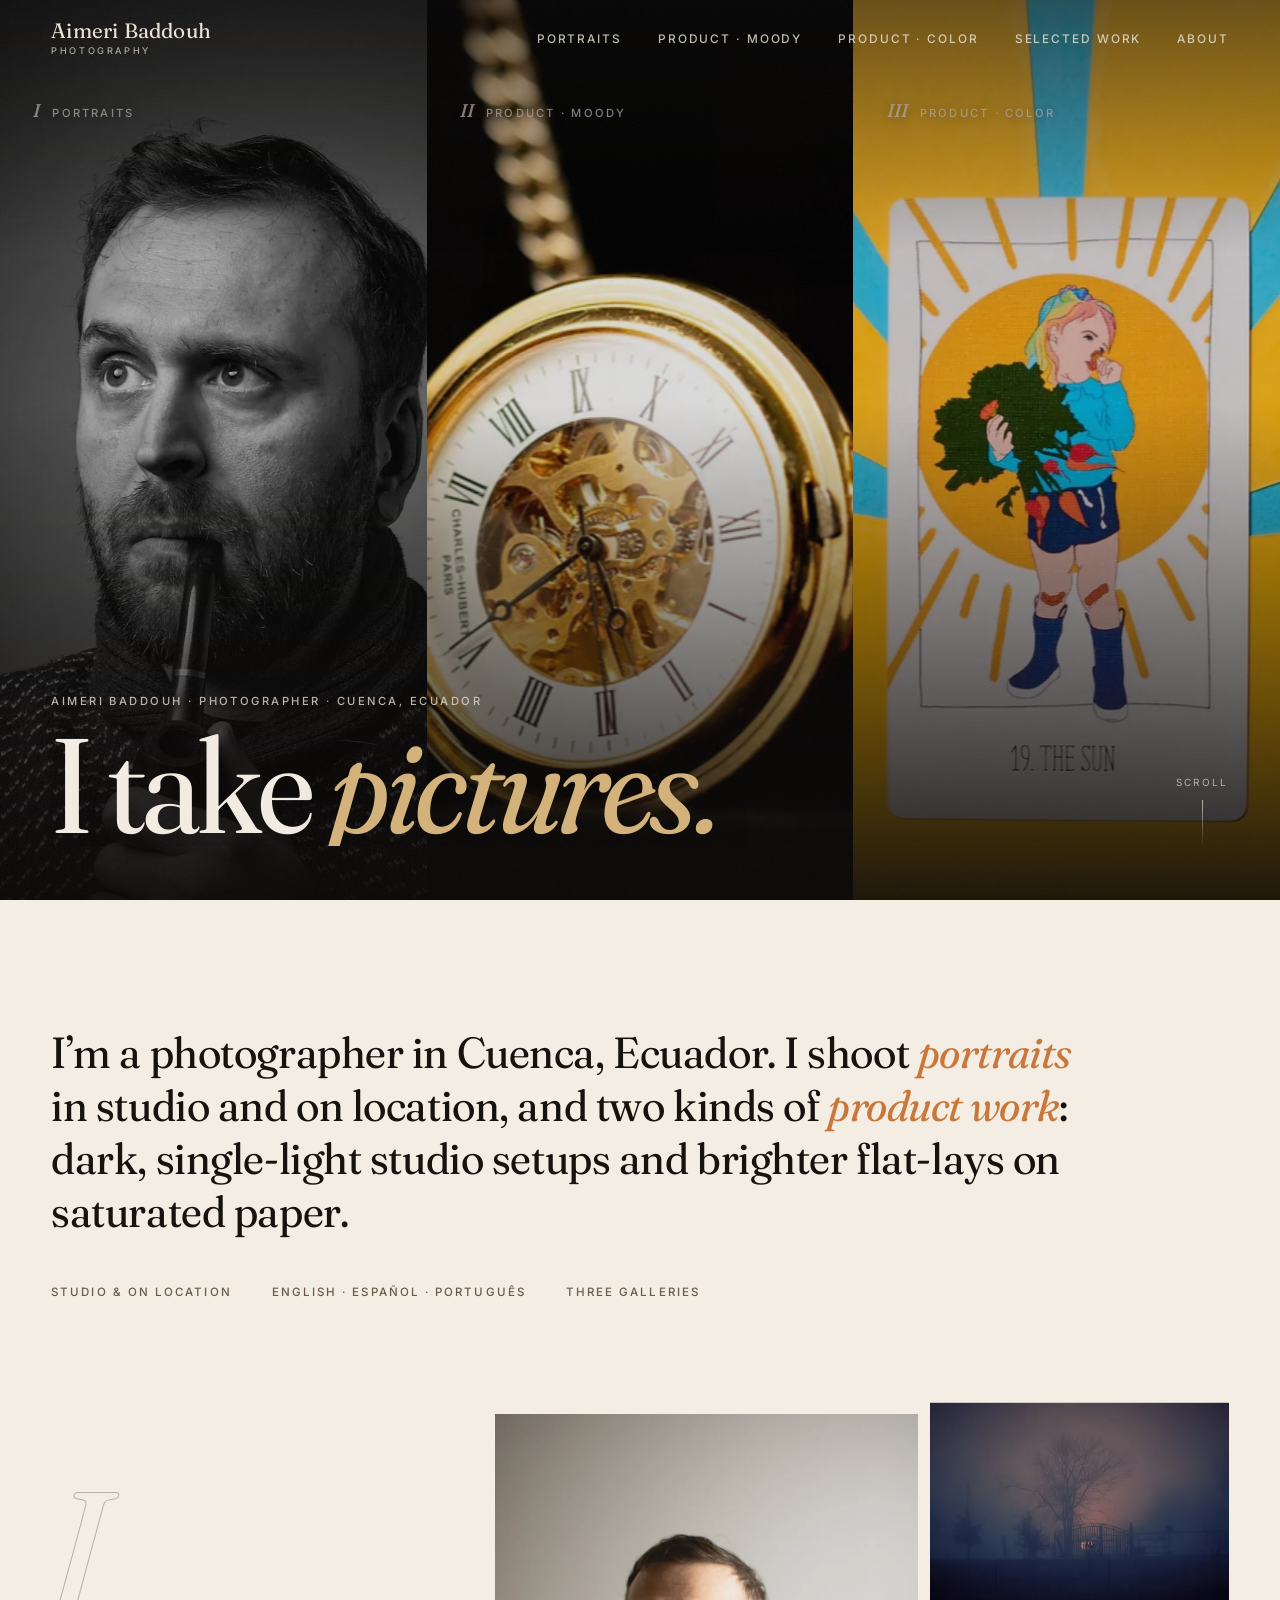
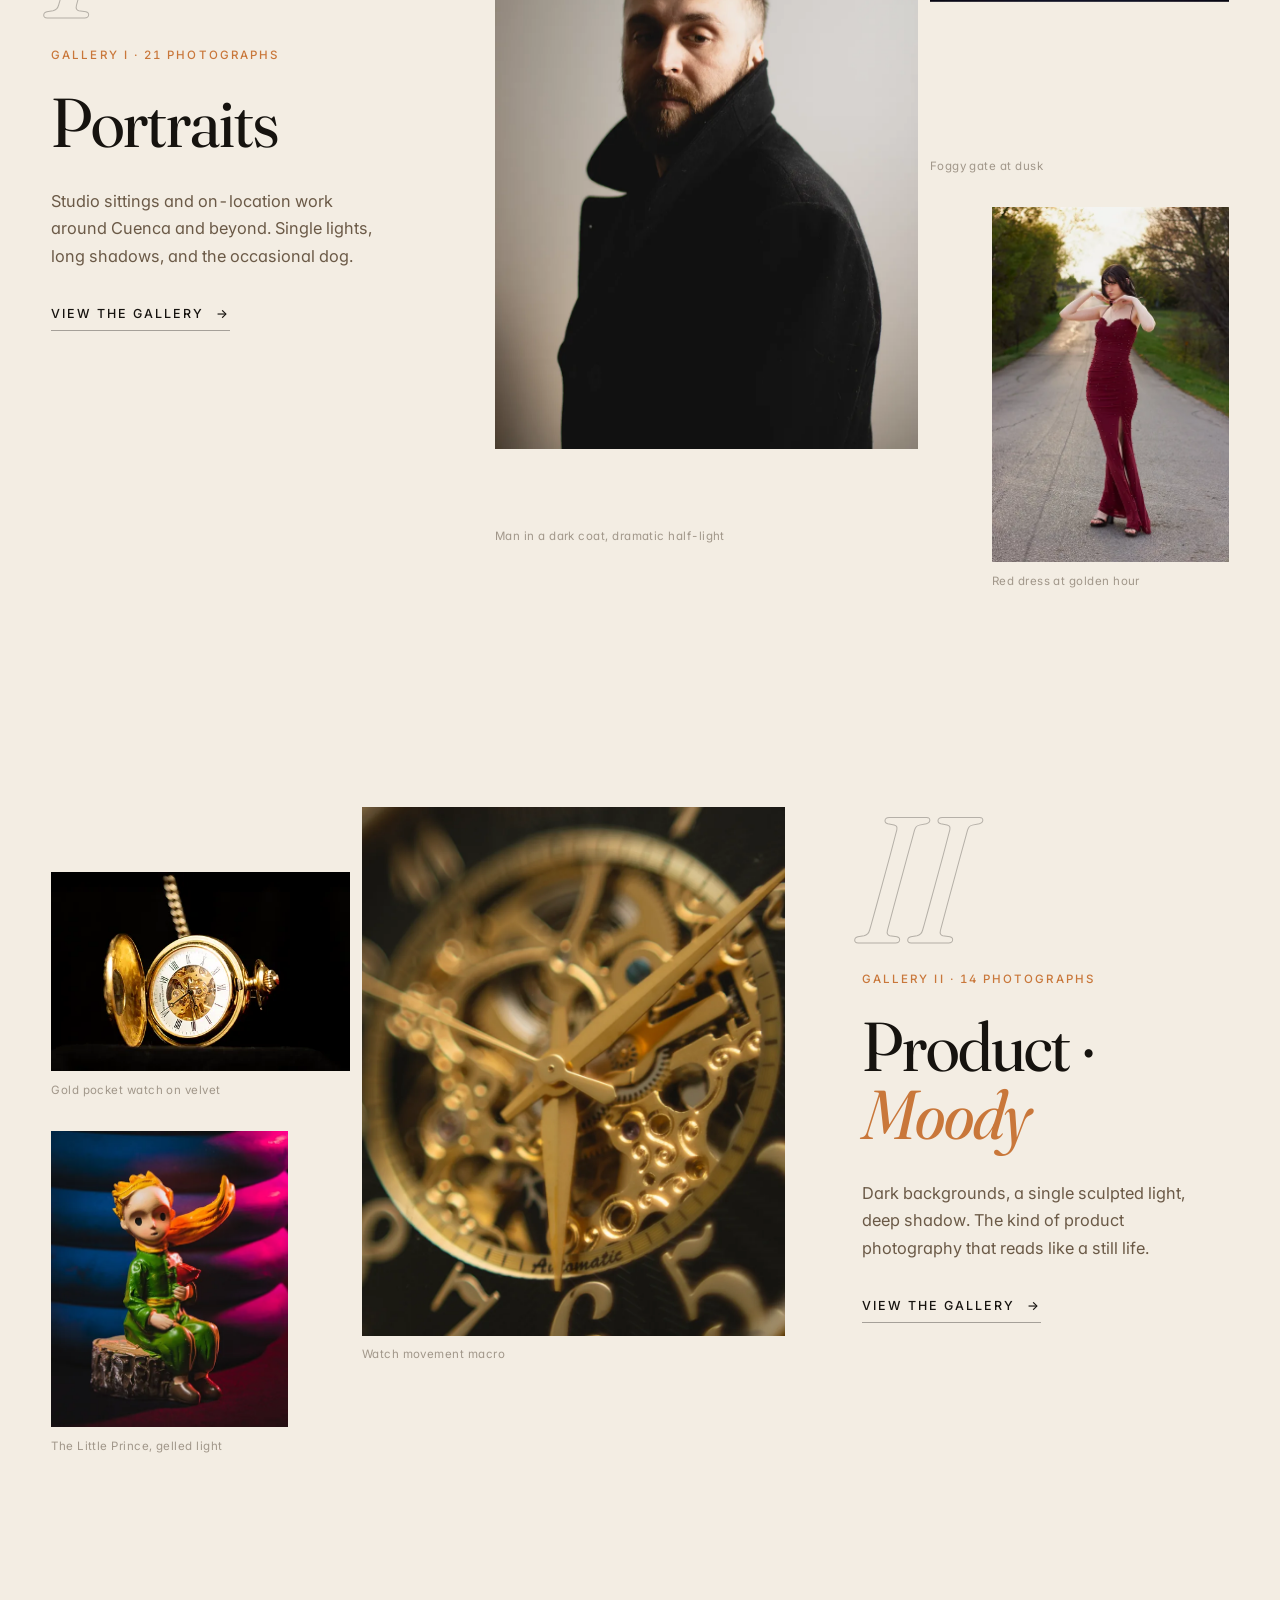
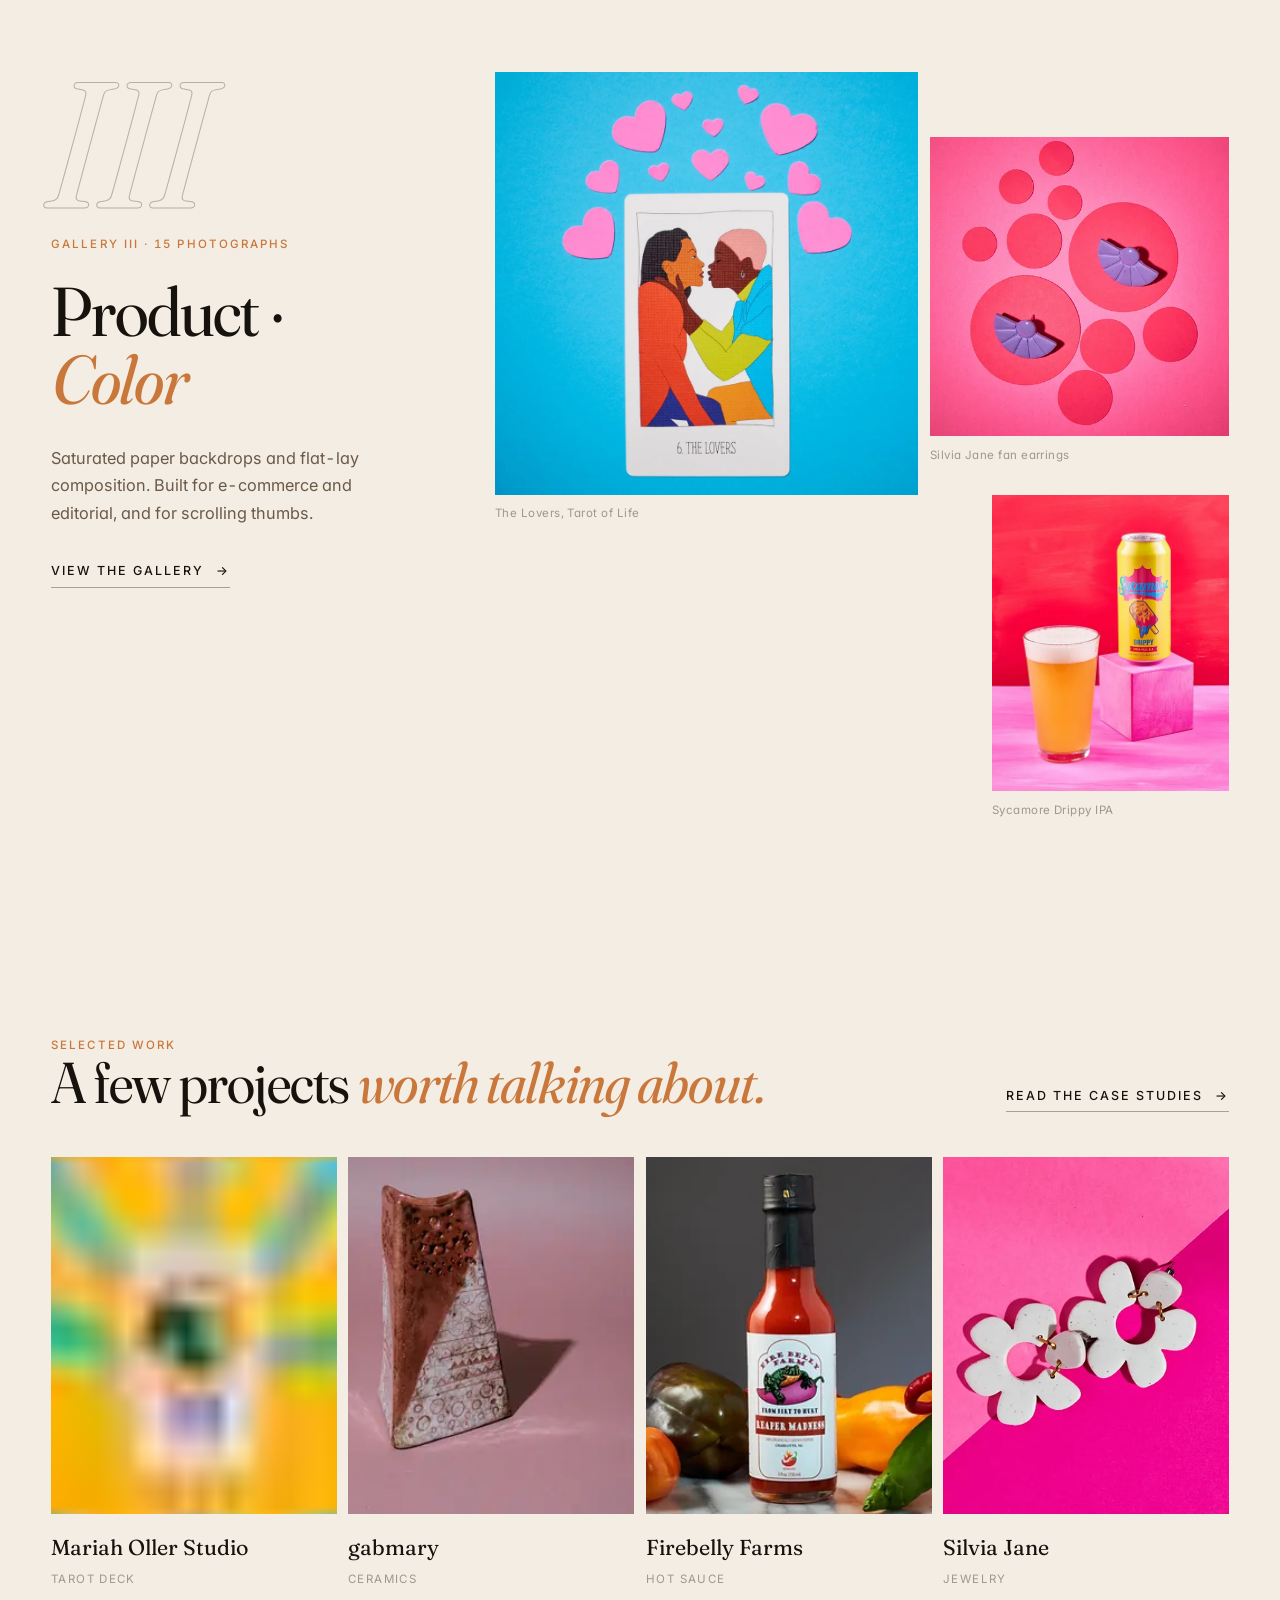
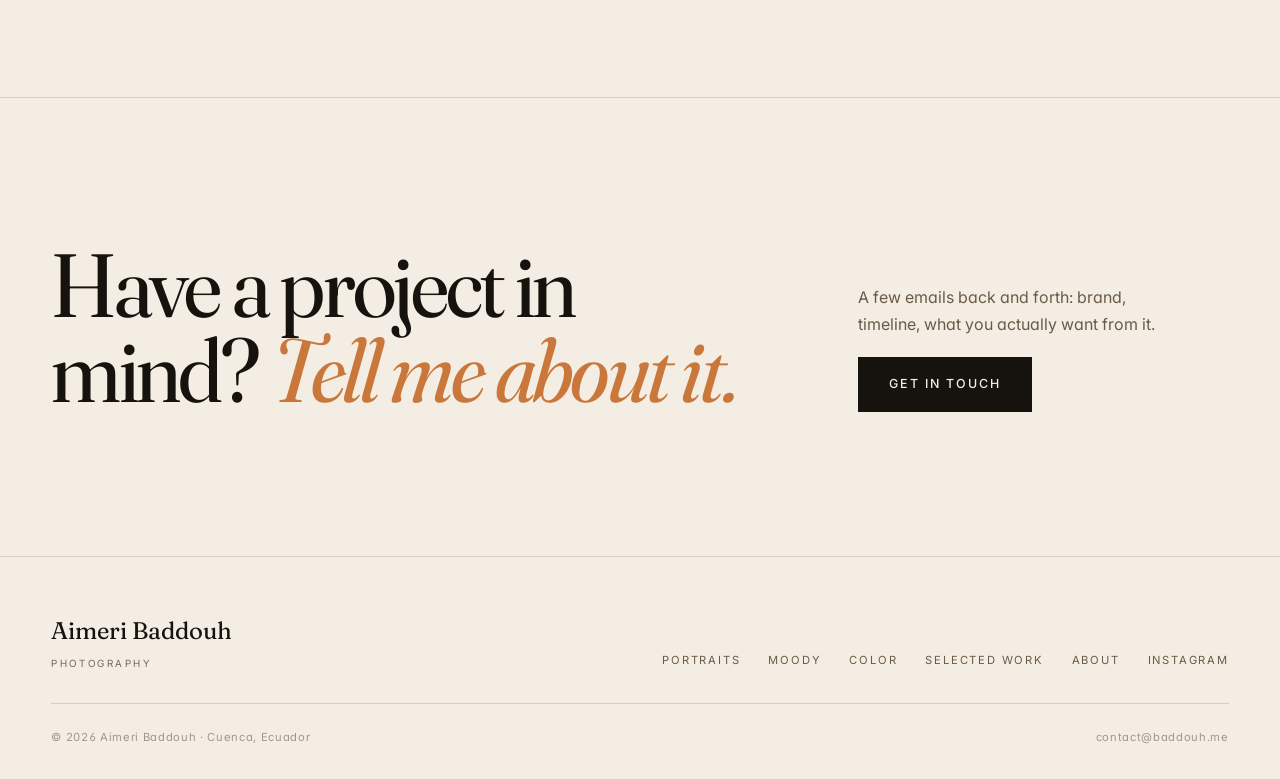
<file: index.html>
<!DOCTYPE html>
<html lang="en" data-theme="cream" data-hero>
<head>
  <meta charset="UTF-8">
  <meta name="viewport" content="width=device-width, initial-scale=1, viewport-fit=cover">
  <title>Aimeri Baddouh Photography</title>
  <meta name="description" content="Professional photography by Aimeri Baddouh. Portraits, product photography — moody and pop-color. Based in Cuenca, Ecuador.">
  <meta name="theme-color" content="#f3ede3">
  <link rel="icon" type="image/svg+xml" href="/favicon.svg">
  <link rel="canonical" href="https://aimeribaddouh.com/">

  <!-- Open Graph / social share -->
  <meta property="og:type" content="website">
  <meta property="og:site_name" content="Aimeri Baddouh Photography">
  <meta property="og:locale" content="en_US">
  <meta property="og:title" content="Aimeri Baddouh Photography">
  <meta property="og:description" content="Photographer in Cuenca, Ecuador. Portraits, moody product photography, and saturated paper-backdrop flat-lays.">
  <meta property="og:image" content="https://aimeribaddouh.com/images/hero/hero.jpeg">
  <meta property="og:url" content="https://aimeribaddouh.com/">
  <meta name="twitter:card" content="summary_large_image">
  <meta name="twitter:title" content="Aimeri Baddouh Photography">
  <meta name="twitter:description" content="Photographer in Cuenca, Ecuador. Portraits, moody product photography, and saturated paper-backdrop flat-lays.">
  <meta name="twitter:image" content="https://aimeribaddouh.com/images/hero/hero.jpeg">

  <link rel="preconnect" href="https://fonts.googleapis.com">
  <link rel="preconnect" href="https://fonts.gstatic.com" crossorigin>
  <link rel="stylesheet" href="https://fonts.googleapis.com/css2?family=Fraunces:ital,opsz,wght,SOFT,WONK@0,9..144,300..700,0..100,0..1;1,9..144,300..700,0..100,0..1&family=Inter:opsz,wght@14..32,300..600&display=swap">
  <link rel="stylesheet" href="/styles.css">
  <link rel="preload" as="image" imagesrcset="/images/opt/hero/hero-480.webp 480w, /images/opt/hero/hero-960.webp 960w, /images/opt/hero/hero-1440.webp 1440w, /images/opt/hero/hero-1536.webp 1536w" imagesizes="(min-width: 900px) 50vw, 100vw">
  <script>document.documentElement.classList.add('js')</script>

  <script type="application/ld+json">
{"@context":"https://schema.org","@graph":[{"@type":"Person","@id":"https://aimeribaddouh.com/#person","name":"Aimeri Baddouh","url":"https://aimeribaddouh.com/","image":"https://aimeribaddouh.com/images/about/photographer.jpeg","jobTitle":"Photographer","description":"Portrait and product photographer based in Cuenca, Ecuador. Studio and on-location work in English, Spanish, and Portuguese.","knowsLanguage":["English","Spanish","Portuguese"],"address":{"@type":"PostalAddress","addressLocality":"Cuenca","addressCountry":"EC"},"sameAs":["https://instagram.com/aimeribaddouh","https://www.facebook.com/61594094006769/"]},{"@type":"ProfessionalService","@id":"https://aimeribaddouh.com/#business","name":"Aimeri Baddouh Photography","url":"https://aimeribaddouh.com/","image":"https://aimeribaddouh.com/images/hero/hero.jpeg","founder":{"@id":"https://aimeribaddouh.com/#person"},"areaServed":{"@type":"City","name":"Cuenca"},"address":{"@type":"PostalAddress","addressLocality":"Cuenca","addressRegion":"Azuay","addressCountry":"EC"},"sameAs":["https://instagram.com/aimeribaddouh","https://www.facebook.com/61594094006769/"]},{"@type":"WebSite","@id":"https://aimeribaddouh.com/#website","name":"Aimeri Baddouh Photography","url":"https://aimeribaddouh.com/","publisher":{"@id":"https://aimeribaddouh.com/#person"}}]}
  </script>
</head>
<body>

  <a class="skip" href="#main">Skip to content</a>

  <header class="nav">
    <a href="/" class="nav__logo">Aimeri Baddouh <small>Photography</small></a>
    <nav aria-label="Primary">
      <ul class="nav__links">
        <li><a href="/portraits">Portraits</a></li>
        <li><a href="/moody">Product&nbsp;&middot; Moody</a></li>
        <li><a href="/color">Product&nbsp;&middot; Color</a></li>
        <li><a href="/selected-work">Selected Work</a></li>
        <li><a href="/about">About</a></li>
      </ul>
    </nav>
    <button type="button" class="nav__menu" aria-expanded="false" aria-controls="menu">
      <span class="label-closed">Menu</span><span class="label-open">Close</span><i aria-hidden="true"></i>
    </button>
  </header>

  <div class="menu" id="menu" aria-hidden="true">
    <ul class="menu__list">
      <li><a class="menu__link" href="/portraits" style="--i:0"><small>01</small>Portraits<img class="menu__thumb" src="/images/opt/portraits/dark-coat-480.webp" alt="" loading="lazy" decoding="async"></a></li>
      <li><a class="menu__link" href="/moody" style="--i:1"><small>02</small>Product&nbsp;&middot; Moody<img class="menu__thumb" src="/images/opt/product-moody/pocket-watch-480.webp" alt="" loading="lazy" decoding="async"></a></li>
      <li><a class="menu__link" href="/color" style="--i:2"><small>03</small>Product&nbsp;&middot; Color<img class="menu__thumb" src="/images/opt/product-pop/tarot-sun-480.webp" alt="" loading="lazy" decoding="async"></a></li>
      <li><a class="menu__link" href="/selected-work" style="--i:3"><small>04</small>Selected Work<img class="menu__thumb" src="/images/opt/product-pop/fan-earrings-480.webp" alt="" loading="lazy" decoding="async"></a></li>
      <li><a class="menu__link" href="/about" style="--i:4"><small>05</small>About<img class="menu__thumb" src="/images/opt/about/photographer-480.webp" alt="" loading="lazy" decoding="async"></a></li>
    </ul>
    <div class="menu__foot">
      <a href="mailto:contact@baddouh.me">contact@baddouh.me</a>
      <a href="https://instagram.com/aimeribaddouh" target="_blank" rel="noopener">Instagram</a>
      <span>Cuenca, Ecuador</span>
    </div>
  </div>

  <main id="main">

    <section class="hero" aria-label="Three bodies of work">
      <div class="hero__panels">
        <a class="hero__panel is-active" href="/portraits" style="--pos:50% 28%">
          <img class="hero__img" src="/images/opt/hero/hero-1440.webp" srcset="/images/opt/hero/hero-480.webp 480w, /images/opt/hero/hero-960.webp 960w, /images/opt/hero/hero-1440.webp 1440w, /images/opt/hero/hero-1536.webp 1536w" sizes="(min-width: 900px) 50vw, 100vw" width="1536" height="1920" alt="" fetchpriority="high" decoding="async">
          <span class="hero__tag"><i>I</i> Portraits <span class="arrow" aria-hidden="true">&rarr;</span></span>
        </a>
        <a class="hero__panel" href="/moody" style="--pos:50% 50%">
          <img class="hero__img" src="/images/opt/product-moody/pocket-watch-1440.webp" srcset="/images/opt/product-moody/pocket-watch-480.webp 480w, /images/opt/product-moody/pocket-watch-960.webp 960w, /images/opt/product-moody/pocket-watch-1440.webp 1440w, /images/opt/product-moody/pocket-watch-1920.webp 1920w" sizes="(min-width: 900px) 50vw, 100vw" width="1920" height="1280" alt="" decoding="async">
          <span class="hero__tag"><i>II</i> Product&nbsp;&middot; Moody <span class="arrow" aria-hidden="true">&rarr;</span></span>
        </a>
        <a class="hero__panel" href="/color" style="--pos:50% 50%">
          <img class="hero__img" src="/images/opt/product-pop/tarot-sun-1440.webp" srcset="/images/opt/product-pop/tarot-sun-480.webp 480w, /images/opt/product-pop/tarot-sun-960.webp 960w, /images/opt/product-pop/tarot-sun-1440.webp 1440w, /images/opt/product-pop/tarot-sun-1920.webp 1920w" sizes="(min-width: 900px) 50vw, 100vw" width="1920" height="1920" alt="" decoding="async">
          <span class="hero__tag"><i>III</i> Product&nbsp;&middot; Color <span class="arrow" aria-hidden="true">&rarr;</span></span>
        </a>
      </div>
      <div class="hero__scrim" aria-hidden="true"></div>
      <div class="hero__dots" aria-hidden="true"><span class="is-active"></span><span></span><span></span></div>
      <div class="hero__content">
        <p class="hero__eyebrow">Aimeri Baddouh &middot; Photographer &middot; Cuenca, Ecuador</p>
        <h1 class="hero__title"><span class="word">I</span> <span class="word">take</span> <span class="word"><em>pictures.</em></span></h1>
      </div>
      <a class="hero__scroll" href="#intro">Scroll</a>
    </section>

    <section class="lede wrap" id="intro">
      <p class="lede__text reveal">I&rsquo;m a photographer in Cuenca, Ecuador. I shoot <strong>portraits</strong> in studio and on location, and two kinds of <strong>product work</strong>: dark, single-light studio setups and brighter flat-lays on saturated paper.</p>
      <div class="lede__meta reveal" style="--d:160ms">
        <span class="eyebrow">Studio &amp; on location</span>
        <span class="eyebrow">English &middot; Espa&ntilde;ol &middot; Portugu&ecirc;s</span>
        <span class="eyebrow">Three galleries</span>
      </div>
    </section>

    <section class="chapter" id="portraits" data-theme-trigger="cream">
      <div class="wrap chapter__inner">
        <div class="chapter__head">
          <span class="chapter__num" aria-hidden="true">I</span>
          <p class="eyebrow eyebrow--accent reveal">Gallery I &middot; 21 photographs</p>
          <h2 class="chapter__title reveal" style="--d:80ms">Portraits</h2>
          <p class="chapter__desc reveal" style="--d:160ms">Studio sittings and on-location work around Cuenca and beyond. Single lights, long shadows, and the occasional dog.</p>
          <a class="btn reveal" style="--d:240ms" href="/portraits">View the gallery <span class="arrow" aria-hidden="true">&rarr;</span></a>
        </div>
        <div class="collage">
          <figure class="collage__item reveal" data-speed="0.05" style="--d:0ms">
            <div class="px">
              <a class="ph ph--link" href="/portraits" data-w="1280" data-h="1920" style="--avg:#746E68;background-image:url([data-uri])" aria-label="Man in a dark coat, dramatic half-light — Portraits gallery">
                <img src="/images/opt/portraits/dark-coat-960.webp" srcset="/images/opt/portraits/dark-coat-480.webp 480w, /images/opt/portraits/dark-coat-960.webp 960w, /images/opt/portraits/dark-coat-1280.webp 1280w" sizes="(min-width: 900px) 42vw, 66vw" width="1280" height="1920" alt="Man in a dark coat, dramatic half-light" loading="lazy" decoding="async">
              </a>
            </div>
            <figcaption class="collage__cap">Man in a dark coat, dramatic half-light</figcaption>
          </figure>
          <figure class="collage__item reveal" data-speed="0.12" style="--d:120ms">
            <div class="px">
              <a class="ph ph--link" href="/portraits" data-w="1920" data-h="1280" style="--avg:#3D3C4C;background-image:url([data-uri])" aria-label="Foggy gate at dusk — Portraits gallery">
                <img src="/images/opt/portraits/foggy-gate-960.webp" srcset="/images/opt/portraits/foggy-gate-480.webp 480w, /images/opt/portraits/foggy-gate-960.webp 960w, /images/opt/portraits/foggy-gate-1440.webp 1440w, /images/opt/portraits/foggy-gate-1920.webp 1920w" sizes="(min-width: 900px) 30vw, 40vw" width="1920" height="1280" alt="Foggy gate at dusk" loading="lazy" decoding="async">
              </a>
            </div>
            <figcaption class="collage__cap">Foggy gate at dusk</figcaption>
          </figure>
          <figure class="collage__item reveal" data-speed="0.09" style="--d:240ms">
            <div class="px">
              <a class="ph ph--link" href="/portraits" data-w="1280" data-h="1920" style="--avg:#7E6F65;background-image:url([data-uri])" aria-label="Red dress at golden hour — Portraits gallery">
                <img src="/images/opt/portraits/red-dress-sunset-960.webp" srcset="/images/opt/portraits/red-dress-sunset-480.webp 480w, /images/opt/portraits/red-dress-sunset-960.webp 960w, /images/opt/portraits/red-dress-sunset-1280.webp 1280w" sizes="(min-width: 900px) 30vw, 40vw" width="1280" height="1920" alt="Red dress at golden hour" loading="lazy" decoding="async">
              </a>
            </div>
            <figcaption class="collage__cap">Red dress at golden hour</figcaption>
          </figure>
        </div>
      </div>
    </section>

    <section class="chapter chapter--flip" id="moody" data-theme-trigger="dark">
      <div class="wrap chapter__inner">
        <div class="chapter__head">
          <span class="chapter__num" aria-hidden="true">II</span>
          <p class="eyebrow eyebrow--accent reveal">Gallery II &middot; 14 photographs</p>
          <h2 class="chapter__title reveal" style="--d:80ms">Product&nbsp;&middot; <em>Moody</em></h2>
          <p class="chapter__desc reveal" style="--d:160ms">Dark backgrounds, a single sculpted light, deep shadow. The kind of product photography that reads like a still life.</p>
          <a class="btn reveal" style="--d:240ms" href="/moody">View the gallery <span class="arrow" aria-hidden="true">&rarr;</span></a>
        </div>
        <div class="collage">
          <figure class="collage__item reveal" data-speed="0.05" style="--d:0ms">
            <div class="px">
              <a class="ph ph--link" href="/moody" data-w="1536" data-h="1920" style="--avg:#6B532C;background-image:url([data-uri])" aria-label="Watch movement macro — Product · Moody gallery">
                <img src="/images/opt/product-moody/watch-macro-960.webp" srcset="/images/opt/product-moody/watch-macro-480.webp 480w, /images/opt/product-moody/watch-macro-960.webp 960w, /images/opt/product-moody/watch-macro-1440.webp 1440w, /images/opt/product-moody/watch-macro-1536.webp 1536w" sizes="(min-width: 900px) 42vw, 66vw" width="1536" height="1920" alt="Watch movement macro" loading="lazy" decoding="async">
              </a>
            </div>
            <figcaption class="collage__cap">Watch movement macro</figcaption>
          </figure>
          <figure class="collage__item reveal" data-speed="0.12" style="--d:120ms">
            <div class="px">
              <a class="ph ph--link" href="/moody" data-w="1920" data-h="1280" style="--avg:#382D1E;background-image:url([data-uri])" aria-label="Gold pocket watch on velvet — Product · Moody gallery">
                <img src="/images/opt/product-moody/pocket-watch-960.webp" srcset="/images/opt/product-moody/pocket-watch-480.webp 480w, /images/opt/product-moody/pocket-watch-960.webp 960w, /images/opt/product-moody/pocket-watch-1440.webp 1440w, /images/opt/product-moody/pocket-watch-1920.webp 1920w" sizes="(min-width: 900px) 30vw, 40vw" width="1920" height="1280" alt="Gold pocket watch on velvet" loading="lazy" decoding="async">
              </a>
            </div>
            <figcaption class="collage__cap">Gold pocket watch on velvet</figcaption>
          </figure>
          <figure class="collage__item reveal" data-speed="0.09" style="--d:240ms">
            <div class="px">
              <a class="ph ph--link" href="/moody" data-w="1536" data-h="1920" style="--avg:#422A2C;background-image:url([data-uri])" aria-label="The Little Prince, gelled light — Product · Moody gallery">
                <img src="/images/opt/product-moody/petit-prince-960.webp" srcset="/images/opt/product-moody/petit-prince-480.webp 480w, /images/opt/product-moody/petit-prince-960.webp 960w, /images/opt/product-moody/petit-prince-1440.webp 1440w, /images/opt/product-moody/petit-prince-1536.webp 1536w" sizes="(min-width: 900px) 30vw, 40vw" width="1536" height="1920" alt="The Little Prince, gelled light" loading="lazy" decoding="async">
              </a>
            </div>
            <figcaption class="collage__cap">The Little Prince, gelled light</figcaption>
          </figure>
        </div>
      </div>
    </section>

    <section class="chapter" id="color" data-theme-trigger="marigold">
      <div class="wrap chapter__inner">
        <div class="chapter__head">
          <span class="chapter__num" aria-hidden="true">III</span>
          <p class="eyebrow eyebrow--accent reveal">Gallery III &middot; 15 photographs</p>
          <h2 class="chapter__title reveal" style="--d:80ms">Product&nbsp;&middot; <em>Color</em></h2>
          <p class="chapter__desc reveal" style="--d:160ms">Saturated paper backdrops and flat-lay composition. Built for e-commerce and editorial, and for scrolling thumbs.</p>
          <a class="btn reveal" style="--d:240ms" href="/color">View the gallery <span class="arrow" aria-hidden="true">&rarr;</span></a>
        </div>
        <div class="collage">
          <figure class="collage__item reveal" data-speed="0.05" style="--d:0ms">
            <div class="px">
              <a class="ph ph--link" href="/color" data-w="1920" data-h="1920" style="--avg:#60B2CC;background-image:url([data-uri])" aria-label="The Lovers, Tarot of Life — Product · Color gallery">
                <img src="/images/opt/product-pop/tarot-lovers-960.webp" srcset="/images/opt/product-pop/tarot-lovers-480.webp 480w, /images/opt/product-pop/tarot-lovers-960.webp 960w, /images/opt/product-pop/tarot-lovers-1440.webp 1440w, /images/opt/product-pop/tarot-lovers-1920.webp 1920w" sizes="(min-width: 900px) 42vw, 66vw" width="1920" height="1920" alt="The Lovers, Tarot of Life" loading="lazy" decoding="async">
              </a>
            </div>
            <figcaption class="collage__cap">The Lovers, Tarot of Life</figcaption>
          </figure>
          <figure class="collage__item reveal" data-speed="0.12" style="--d:120ms">
            <div class="px">
              <a class="ph ph--link" href="/color" data-w="1920" data-h="1920" style="--avg:#F65D8C;background-image:url([data-uri])" aria-label="Silvia Jane fan earrings — Product · Color gallery">
                <img src="/images/opt/product-pop/fan-earrings-960.webp" srcset="/images/opt/product-pop/fan-earrings-480.webp 480w, /images/opt/product-pop/fan-earrings-960.webp 960w, /images/opt/product-pop/fan-earrings-1440.webp 1440w, /images/opt/product-pop/fan-earrings-1920.webp 1920w" sizes="(min-width: 900px) 30vw, 40vw" width="1920" height="1920" alt="Silvia Jane fan earrings" loading="lazy" decoding="async">
              </a>
            </div>
            <figcaption class="collage__cap">Silvia Jane fan earrings</figcaption>
          </figure>
          <figure class="collage__item reveal" data-speed="0.09" style="--d:240ms">
            <div class="px">
              <a class="ph ph--link" href="/color" data-w="1536" data-h="1920" style="--avg:#F7617A;background-image:url([data-uri])" aria-label="Sycamore Drippy IPA — Product · Color gallery">
                <img src="/images/opt/product-pop/beer-960.webp" srcset="/images/opt/product-pop/beer-480.webp 480w, /images/opt/product-pop/beer-960.webp 960w, /images/opt/product-pop/beer-1440.webp 1440w, /images/opt/product-pop/beer-1536.webp 1536w" sizes="(min-width: 900px) 30vw, 40vw" width="1536" height="1920" alt="Sycamore Drippy IPA" loading="lazy" decoding="async">
              </a>
            </div>
            <figcaption class="collage__cap">Sycamore Drippy IPA</figcaption>
          </figure>
        </div>
      </div>
    </section>

    <section class="strip wrap" data-theme-trigger="cream" aria-labelledby="strip-title">
      <div class="strip__head">
        <div>
          <p class="eyebrow eyebrow--accent reveal">Selected work</p>
          <h2 class="strip__title reveal" id="strip-title" style="--d:80ms">A few projects <em>worth talking about.</em></h2>
        </div>
        <a class="btn reveal" style="--d:160ms" href="/selected-work">Read the case studies <span class="arrow" aria-hidden="true">&rarr;</span></a>
      </div>
      <div class="strip__grid">
        <a class="card reveal" href="/selected-work#mariah-oller" style="--d:0ms">
          <figure class="ph" style="--avg:#D0B757;background-image:url([data-uri])">
            <span class="ph__frame"><img src="/images/opt/product-pop/tarot-sun-960.webp" srcset="/images/opt/product-pop/tarot-sun-480.webp 480w, /images/opt/product-pop/tarot-sun-960.webp 960w, /images/opt/product-pop/tarot-sun-1440.webp 1440w, /images/opt/product-pop/tarot-sun-1920.webp 1920w" sizes="(min-width: 900px) 25vw, 78vw" width="1920" height="1920" alt="" loading="lazy" decoding="async"></span>
          </figure>
          <span class="card__meta"><span class="card__client">Mariah Oller Studio</span><span class="card__what">Tarot deck</span></span>
        </a>
        <a class="card reveal" href="/selected-work#gabmary" style="--d:110ms">
          <figure class="ph" style="--avg:#9C727A;background-image:url([data-uri])">
            <span class="ph__frame"><img src="/images/opt/product-pop/gabmary-tapered-vessel-960.webp" srcset="/images/opt/product-pop/gabmary-tapered-vessel-480.webp 480w, /images/opt/product-pop/gabmary-tapered-vessel-960.webp 960w, /images/opt/product-pop/gabmary-tapered-vessel-1440.webp 1440w, /images/opt/product-pop/gabmary-tapered-vessel-1920.webp 1920w" sizes="(min-width: 900px) 25vw, 78vw" width="1920" height="1280" alt="" loading="lazy" decoding="async"></span>
          </figure>
          <span class="card__meta"><span class="card__client">gabmary</span><span class="card__what">Ceramics</span></span>
        </a>
        <a class="card reveal" href="/selected-work#firebelly-farms" style="--d:220ms">
          <figure class="ph" style="--avg:#5F524A;background-image:url([data-uri])">
            <span class="ph__frame"><img src="/images/opt/product-moody/hotsauce-hero-960.webp" srcset="/images/opt/product-moody/hotsauce-hero-480.webp 480w, /images/opt/product-moody/hotsauce-hero-960.webp 960w, /images/opt/product-moody/hotsauce-hero-1440.webp 1440w, /images/opt/product-moody/hotsauce-hero-1920.webp 1920w" sizes="(min-width: 900px) 25vw, 78vw" width="1920" height="1280" alt="" loading="lazy" decoding="async"></span>
          </figure>
          <span class="card__meta"><span class="card__client">Firebelly Farms</span><span class="card__what">Hot sauce</span></span>
        </a>
        <a class="card reveal" href="/selected-work#silvia-jane" style="--d:330ms">
          <figure class="ph" style="--avg:#EA4A9D;background-image:url([data-uri])">
            <span class="ph__frame"><img src="/images/opt/product-pop/flower-earrings-960.webp" srcset="/images/opt/product-pop/flower-earrings-480.webp 480w, /images/opt/product-pop/flower-earrings-960.webp 960w, /images/opt/product-pop/flower-earrings-1440.webp 1440w, /images/opt/product-pop/flower-earrings-1920.webp 1920w" sizes="(min-width: 900px) 25vw, 78vw" width="1920" height="1920" alt="" loading="lazy" decoding="async"></span>
          </figure>
          <span class="card__meta"><span class="card__client">Silvia Jane</span><span class="card__what">Jewelry</span></span>
        </a>
      </div>
    </section>

    <section class="cta" data-theme-trigger="cream">
      <div class="wrap cta__inner">
        <h2 class="cta__title reveal">Have a project in mind? <em>Tell me about it.</em></h2>
        <div class="cta__side reveal" style="--d:120ms">
          <p>A few emails back and forth: brand, timeline, what you actually want from it.</p>
          <a class="btn btn--solid" href="/about#contact">Get in touch</a>
        </div>
      </div>
    </section>

  </main>

  <footer class="footer">
    <div class="wrap footer__inner">
      <p class="footer__name">Aimeri Baddouh <small>Photography</small></p>
      <ul class="footer__links">
        <li><a href="/portraits">Portraits</a></li>
        <li><a href="/moody">Moody</a></li>
        <li><a href="/color">Color</a></li>
        <li><a href="/selected-work">Selected Work</a></li>
        <li><a href="/about">About</a></li>
        <li><a href="https://instagram.com/aimeribaddouh" target="_blank" rel="noopener">Instagram</a></li>
      </ul>
      <p class="footer__copy"><span>&copy; 2026 Aimeri Baddouh &middot; Cuenca, Ecuador</span><a href="mailto:contact@baddouh.me">contact@baddouh.me</a></p>
    </div>
  </footer>

  <script src="/site.js" defer></script>
</body>
</html>
</file>
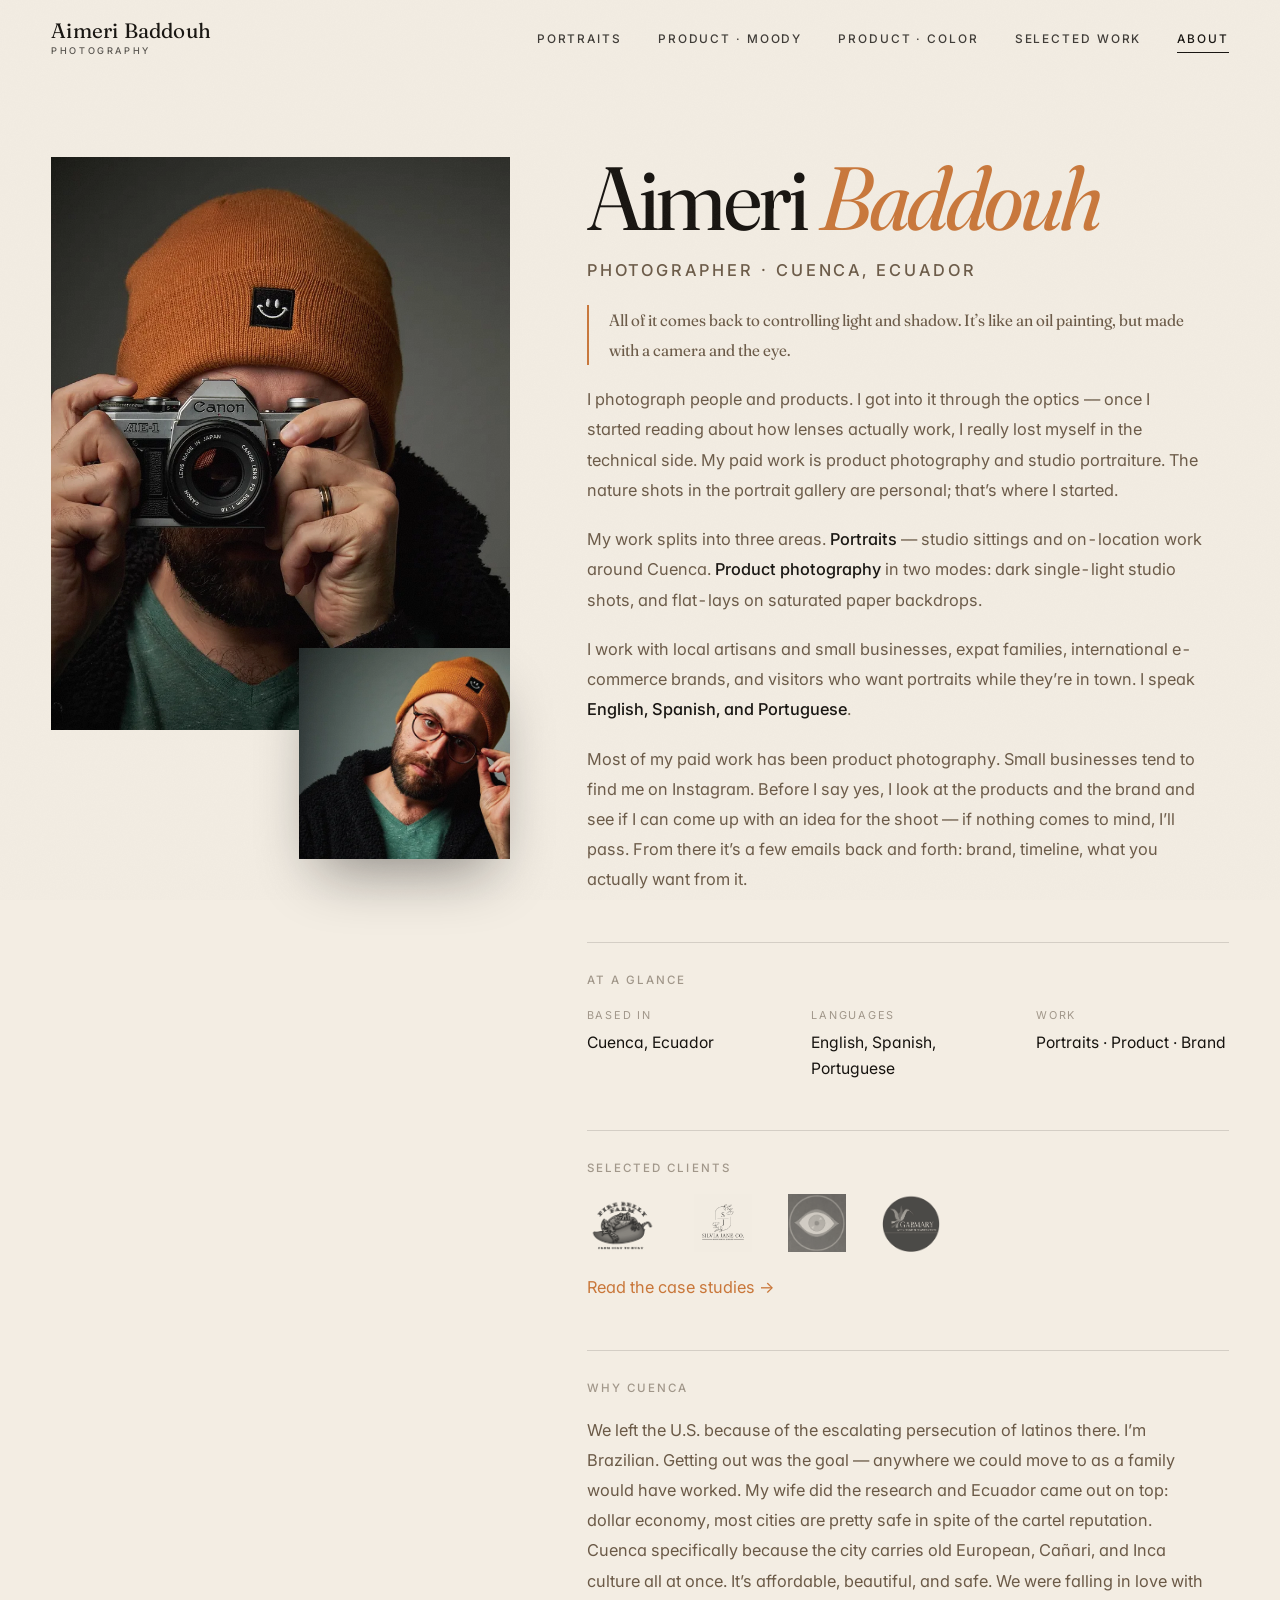
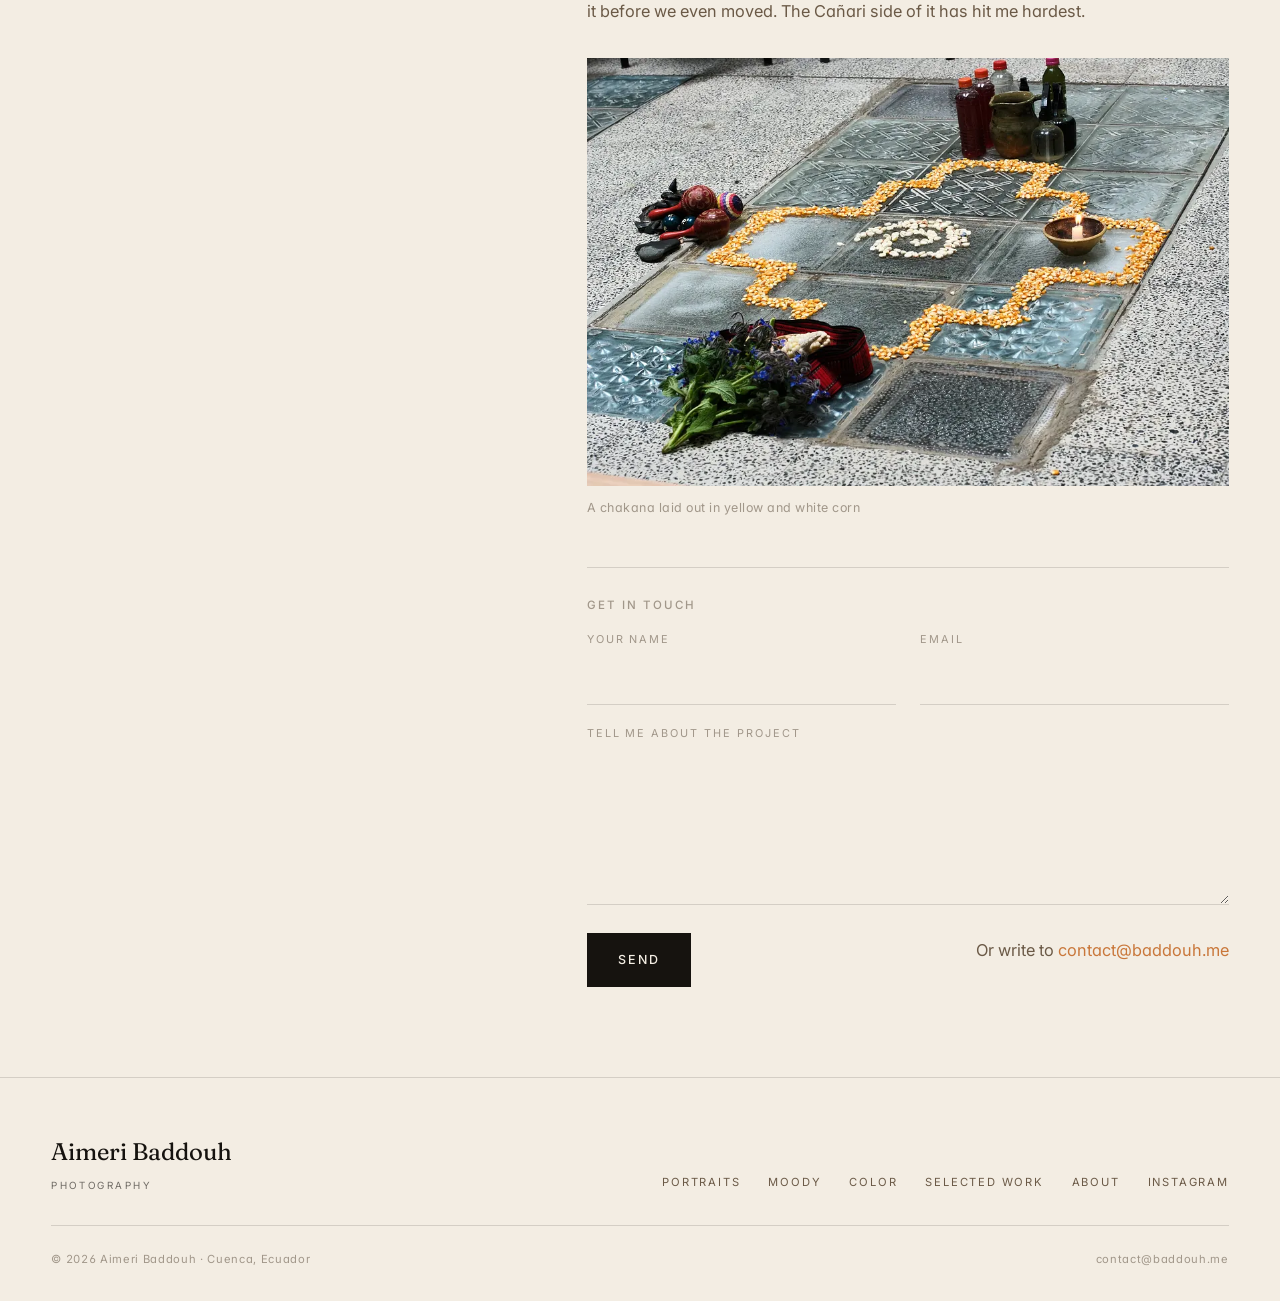
<file: about.html>
<!DOCTYPE html>
<html lang="en" data-theme="cream">
<head>
  <meta charset="UTF-8">
  <meta name="viewport" content="width=device-width, initial-scale=1, viewport-fit=cover">
  <title>About — Aimeri Baddouh Photography</title>
  <meta name="description" content="About Aimeri Baddouh — photographer based in Cuenca, Ecuador. Portraits and product photography.">
  <meta name="theme-color" content="#f3ede3">
  <link rel="icon" type="image/svg+xml" href="/favicon.svg">
  <link rel="canonical" href="https://aimeribaddouh.com/about">

  <!-- Open Graph / social share -->
  <meta property="og:type" content="website">
  <meta property="og:site_name" content="Aimeri Baddouh Photography">
  <meta property="og:locale" content="en_US">
  <meta property="og:title" content="About — Aimeri Baddouh Photography">
  <meta property="og:description" content="Brazilian photographer in Cuenca, Ecuador. Portraits and product photography for small businesses, expat families, and international brands.">
  <meta property="og:image" content="https://aimeribaddouh.com/images/about/photographer.jpeg">
  <meta property="og:url" content="https://aimeribaddouh.com/about">
  <meta name="twitter:card" content="summary_large_image">
  <meta name="twitter:title" content="About — Aimeri Baddouh Photography">
  <meta name="twitter:description" content="Brazilian photographer in Cuenca, Ecuador. Portraits and product photography for small businesses, expat families, and international brands.">
  <meta name="twitter:image" content="https://aimeribaddouh.com/images/about/photographer.jpeg">

  <link rel="preconnect" href="https://fonts.googleapis.com">
  <link rel="preconnect" href="https://fonts.gstatic.com" crossorigin>
  <link rel="stylesheet" href="https://fonts.googleapis.com/css2?family=Fraunces:ital,opsz,wght,SOFT,WONK@0,9..144,300..700,0..100,0..1;1,9..144,300..700,0..100,0..1&family=Inter:opsz,wght@14..32,300..600&display=swap">
  <link rel="stylesheet" href="/styles.css">
  <script>document.documentElement.classList.add('js')</script>

  <script type="application/ld+json">
{"@context":"https://schema.org","@graph":[{"@type":"Person","@id":"https://aimeribaddouh.com/#person","name":"Aimeri Baddouh","url":"https://aimeribaddouh.com/","image":"https://aimeribaddouh.com/images/about/photographer.jpeg","jobTitle":"Photographer","description":"Portrait and product photographer based in Cuenca, Ecuador. Studio and on-location work in English, Spanish, and Portuguese.","knowsLanguage":["English","Spanish","Portuguese"],"address":{"@type":"PostalAddress","addressLocality":"Cuenca","addressCountry":"EC"},"sameAs":["https://instagram.com/aimeribaddouh","https://www.facebook.com/61594094006769/"]},{"@type":"ProfessionalService","@id":"https://aimeribaddouh.com/#business","name":"Aimeri Baddouh Photography","url":"https://aimeribaddouh.com/","image":"https://aimeribaddouh.com/images/hero/hero.jpeg","founder":{"@id":"https://aimeribaddouh.com/#person"},"areaServed":{"@type":"City","name":"Cuenca"},"address":{"@type":"PostalAddress","addressLocality":"Cuenca","addressRegion":"Azuay","addressCountry":"EC"},"sameAs":["https://instagram.com/aimeribaddouh","https://www.facebook.com/61594094006769/"]},{"@type":"WebSite","@id":"https://aimeribaddouh.com/#website","name":"Aimeri Baddouh Photography","url":"https://aimeribaddouh.com/","publisher":{"@id":"https://aimeribaddouh.com/#person"}}]}
  </script>
</head>
<body>

  <a class="skip" href="#main">Skip to content</a>

  <header class="nav">
    <a href="/" class="nav__logo">Aimeri Baddouh <small>Photography</small></a>
    <nav aria-label="Primary">
      <ul class="nav__links">
        <li><a href="/portraits">Portraits</a></li>
        <li><a href="/moody">Product&nbsp;&middot; Moody</a></li>
        <li><a href="/color">Product&nbsp;&middot; Color</a></li>
        <li><a href="/selected-work">Selected Work</a></li>
        <li><a href="/about" aria-current="page">About</a></li>
      </ul>
    </nav>
    <button type="button" class="nav__menu" aria-expanded="false" aria-controls="menu">
      <span class="label-closed">Menu</span><span class="label-open">Close</span><i aria-hidden="true"></i>
    </button>
  </header>

  <div class="menu" id="menu" aria-hidden="true">
    <ul class="menu__list">
      <li><a class="menu__link" href="/portraits" style="--i:0"><small>01</small>Portraits<img class="menu__thumb" src="/images/opt/portraits/dark-coat-480.webp" alt="" loading="lazy" decoding="async"></a></li>
      <li><a class="menu__link" href="/moody" style="--i:1"><small>02</small>Product&nbsp;&middot; Moody<img class="menu__thumb" src="/images/opt/product-moody/pocket-watch-480.webp" alt="" loading="lazy" decoding="async"></a></li>
      <li><a class="menu__link" href="/color" style="--i:2"><small>03</small>Product&nbsp;&middot; Color<img class="menu__thumb" src="/images/opt/product-pop/tarot-sun-480.webp" alt="" loading="lazy" decoding="async"></a></li>
      <li><a class="menu__link" href="/selected-work" style="--i:3"><small>04</small>Selected Work<img class="menu__thumb" src="/images/opt/product-pop/fan-earrings-480.webp" alt="" loading="lazy" decoding="async"></a></li>
      <li><a class="menu__link" href="/about" style="--i:4"><small>05</small>About<img class="menu__thumb" src="/images/opt/about/photographer-480.webp" alt="" loading="lazy" decoding="async"></a></li>
    </ul>
    <div class="menu__foot">
      <a href="mailto:contact@baddouh.me">contact@baddouh.me</a>
      <a href="https://instagram.com/aimeribaddouh" target="_blank" rel="noopener">Instagram</a>
      <span>Cuenca, Ecuador</span>
    </div>
  </div>

  <main id="main">
    <div class="about wrap">
      <div class="about__media">
        <figure class="ph reveal" data-w="1920" data-h="1920" style="--avg:#45352A;background-image:url([data-uri])">
    <span class="ph__frame"><img src="/images/opt/about/photographer-960.webp" srcset="/images/opt/about/photographer-480.webp 480w, /images/opt/about/photographer-960.webp 960w, /images/opt/about/photographer-1440.webp 1440w, /images/opt/about/photographer-1920.webp 1920w" sizes="(min-width: 900px) 40vw, 100vw" width="1920" height="1920" alt="Aimeri Baddouh holding a Canon AE-1 film camera" loading="eager" fetchpriority="high" decoding="async"></span>
  </figure>
        <figure class="ph ph--second reveal" data-w="1920" data-h="1920" style="--avg:#55463B;background-image:url([data-uri]);--d:160ms">
    <span class="ph__frame"><img src="/images/opt/about/headshot-960.webp" srcset="/images/opt/about/headshot-480.webp 480w, /images/opt/about/headshot-960.webp 960w, /images/opt/about/headshot-1440.webp 1440w, /images/opt/about/headshot-1920.webp 1920w" sizes="(min-width: 900px) 18vw, 46vw" width="1920" height="1920" alt="Aimeri Baddouh, portrait" loading="lazy" decoding="async"></span>
  </figure>
      </div>

      <div class="about__body">
        <h1 class="about__name reveal">Aimeri <em>Baddouh</em></h1>
        <p class="eyebrow eyebrow--accent about__role reveal" style="--d:80ms">Photographer &middot; Cuenca, Ecuador</p>

        <p class="about__quote reveal" style="--d:140ms">All of it comes back to controlling light and shadow. It&rsquo;s like an oil painting, but made with a camera and the eye.</p>

        <p class="reveal" style="--d:200ms">I photograph people and products. I got into it through the optics &mdash; once I started reading about how lenses actually work, I really lost myself in the technical side. My paid work is product photography and studio portraiture. The nature shots in the portrait gallery are personal; that&rsquo;s where I started.</p>

        <p class="reveal">My work splits into three areas. <strong>Portraits</strong> &mdash; studio sittings and on-location work around Cuenca. <strong>Product photography</strong> in two modes: dark single-light studio shots, and flat-lays on saturated paper backdrops.</p>

        <p class="reveal">I work with local artisans and small businesses, expat families, international e-commerce brands, and visitors who want portraits while they&rsquo;re in town. I speak <strong>English, Spanish, and Portuguese</strong>.</p>

        <p class="reveal">Most of my paid work has been product photography. Small businesses tend to find me on Instagram. Before I say yes, I look at the products and the brand and see if I can come up with an idea for the shoot &mdash; if nothing comes to mind, I&rsquo;ll pass. From there it&rsquo;s a few emails back and forth: brand, timeline, what you actually want from it.</p>

        <div class="about__block reveal">
          <h2>At a glance</h2>
          <dl class="about__facts">
            <div><dt>Based in</dt><dd>Cuenca, Ecuador</dd></div>
            <div><dt>Languages</dt><dd>English, Spanish, Portuguese</dd></div>
            <div><dt>Work</dt><dd>Portraits &middot; Product &middot; Brand</dd></div>
          </dl>
        </div>

        <div class="about__block reveal">
          <h2>Selected clients</h2>
          <div class="about__logos">
            <img src="/images/clients/firebelly-farms.jpg" alt="Firebelly Farms" loading="lazy" decoding="async">
            <img src="/images/clients/silvia-jane.jpg" alt="Silvia Jane" loading="lazy" decoding="async">
            <img src="/images/clients/mariah-oller.jpg" alt="Mariah Oller Studio" loading="lazy" decoding="async">
            <img src="/images/clients/gabmary.jpg" alt="gabmary" loading="lazy" decoding="async">
          </div>
          <p><a class="inline" href="/selected-work">Read the case studies &rarr;</a></p>
        </div>

        <div class="about__block reveal">
          <h2>Why Cuenca</h2>
          <p>We left the U.S. because of the escalating persecution of latinos there. I&rsquo;m Brazilian. Getting out was the goal &mdash; anywhere we could move to as a family would have worked. My wife did the research and Ecuador came out on top: dollar economy, most cities are pretty safe in spite of the cartel reputation. Cuenca specifically because the city carries old European, Ca&ntilde;ari, and Inca culture all at once. It&rsquo;s affordable, beautiful, and safe. We were falling in love with it before we even moved. The Ca&ntilde;ari side of it has hit me hardest.</p>
          <figure class="about__fig">
            <span class="ph" style="--avg:#8B8B84;background-image:url([data-uri])"><span class="ph__frame"><img src="/images/opt/about/chakana-altar-960.webp" srcset="/images/opt/about/chakana-altar-480.webp 480w, /images/opt/about/chakana-altar-960.webp 960w, /images/opt/about/chakana-altar-1440.webp 1440w, /images/opt/about/chakana-altar-1920.webp 1920w" sizes="(min-width: 900px) 50vw, 100vw" width="1920" height="1280" alt="An altar laid out on the floor: a chakana, the Andean stepped cross, outlined in dried yellow corn around a spiral of white corn, with a lit candle in a clay bowl, maracas, bottles, a red woven sash and a bunch of fresh herbs with blue flowers" loading="lazy" decoding="async"></span></span>
            <figcaption>A chakana laid out in yellow and white corn</figcaption>
          </figure>
        </div>

        <div class="about__block reveal" id="contact">
          <h2>Get in touch</h2>
          <form class="form" name="contact" method="POST" action="/thanks" data-netlify="true" netlify-honeypot="bot-field">
            <p class="hp"><label>Leave this empty: <input name="bot-field"></label></p>
            <label class="field">
              <span>Your name</span>
              <input type="text" name="name" autocomplete="name" required>
            </label>
            <label class="field">
              <span>Email</span>
              <input type="email" name="email" autocomplete="email" required>
            </label>
            <label class="field field--full">
              <span>Tell me about the project</span>
              <textarea name="message" rows="5" required></textarea>
            </label>
            <div class="form__actions">
              <button type="submit" class="btn btn--solid">Send</button>
              <p class="form__note">Or write to <a class="inline" href="mailto:contact@baddouh.me">contact@baddouh.me</a></p>
            </div>
          </form>
        </div>
      </div>
    </div>
  </main>

  <footer class="footer">
    <div class="wrap footer__inner">
      <p class="footer__name">Aimeri Baddouh <small>Photography</small></p>
      <ul class="footer__links">
        <li><a href="/portraits">Portraits</a></li>
        <li><a href="/moody">Moody</a></li>
        <li><a href="/color">Color</a></li>
        <li><a href="/selected-work">Selected Work</a></li>
        <li><a href="/about">About</a></li>
        <li><a href="https://instagram.com/aimeribaddouh" target="_blank" rel="noopener">Instagram</a></li>
      </ul>
      <p class="footer__copy"><span>&copy; 2026 Aimeri Baddouh &middot; Cuenca, Ecuador</span><a href="mailto:contact@baddouh.me">contact@baddouh.me</a></p>
    </div>
  </footer>

  <script src="/site.js" defer></script>
</body>
</html>
</file>
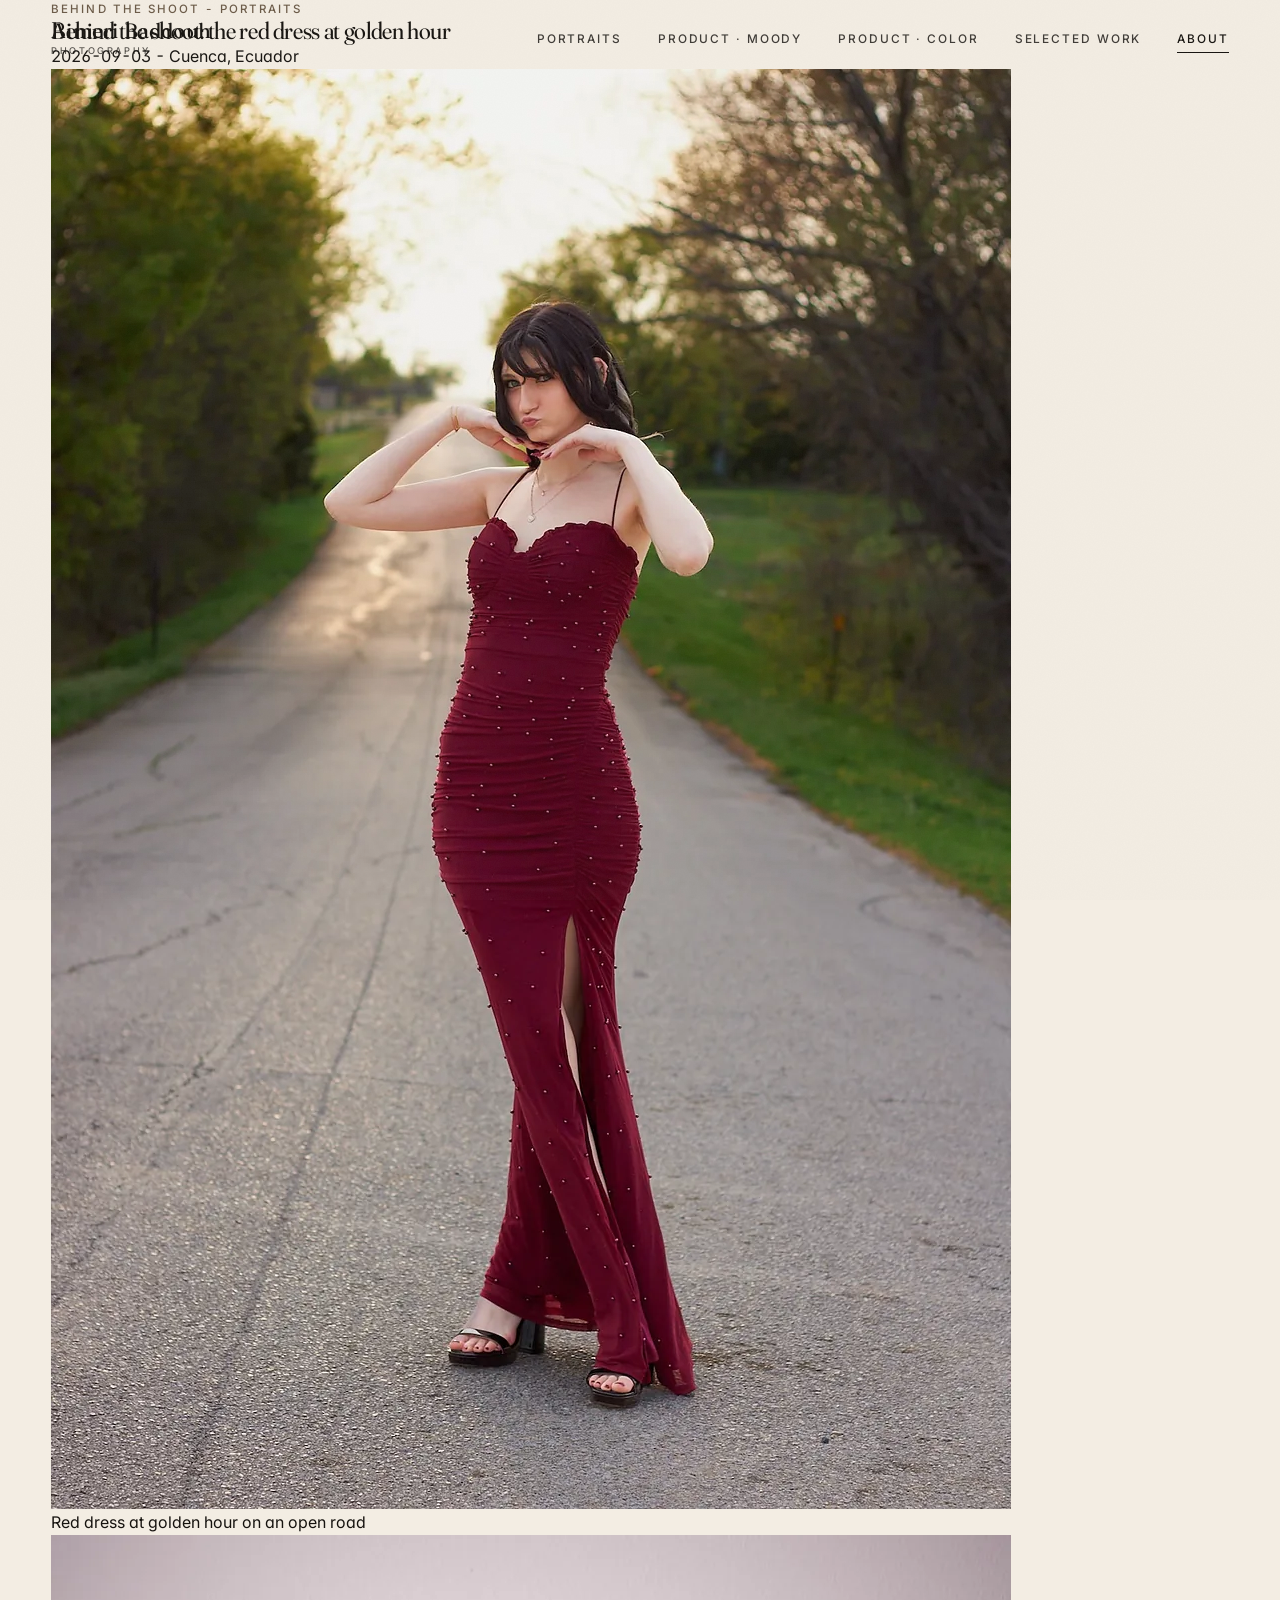
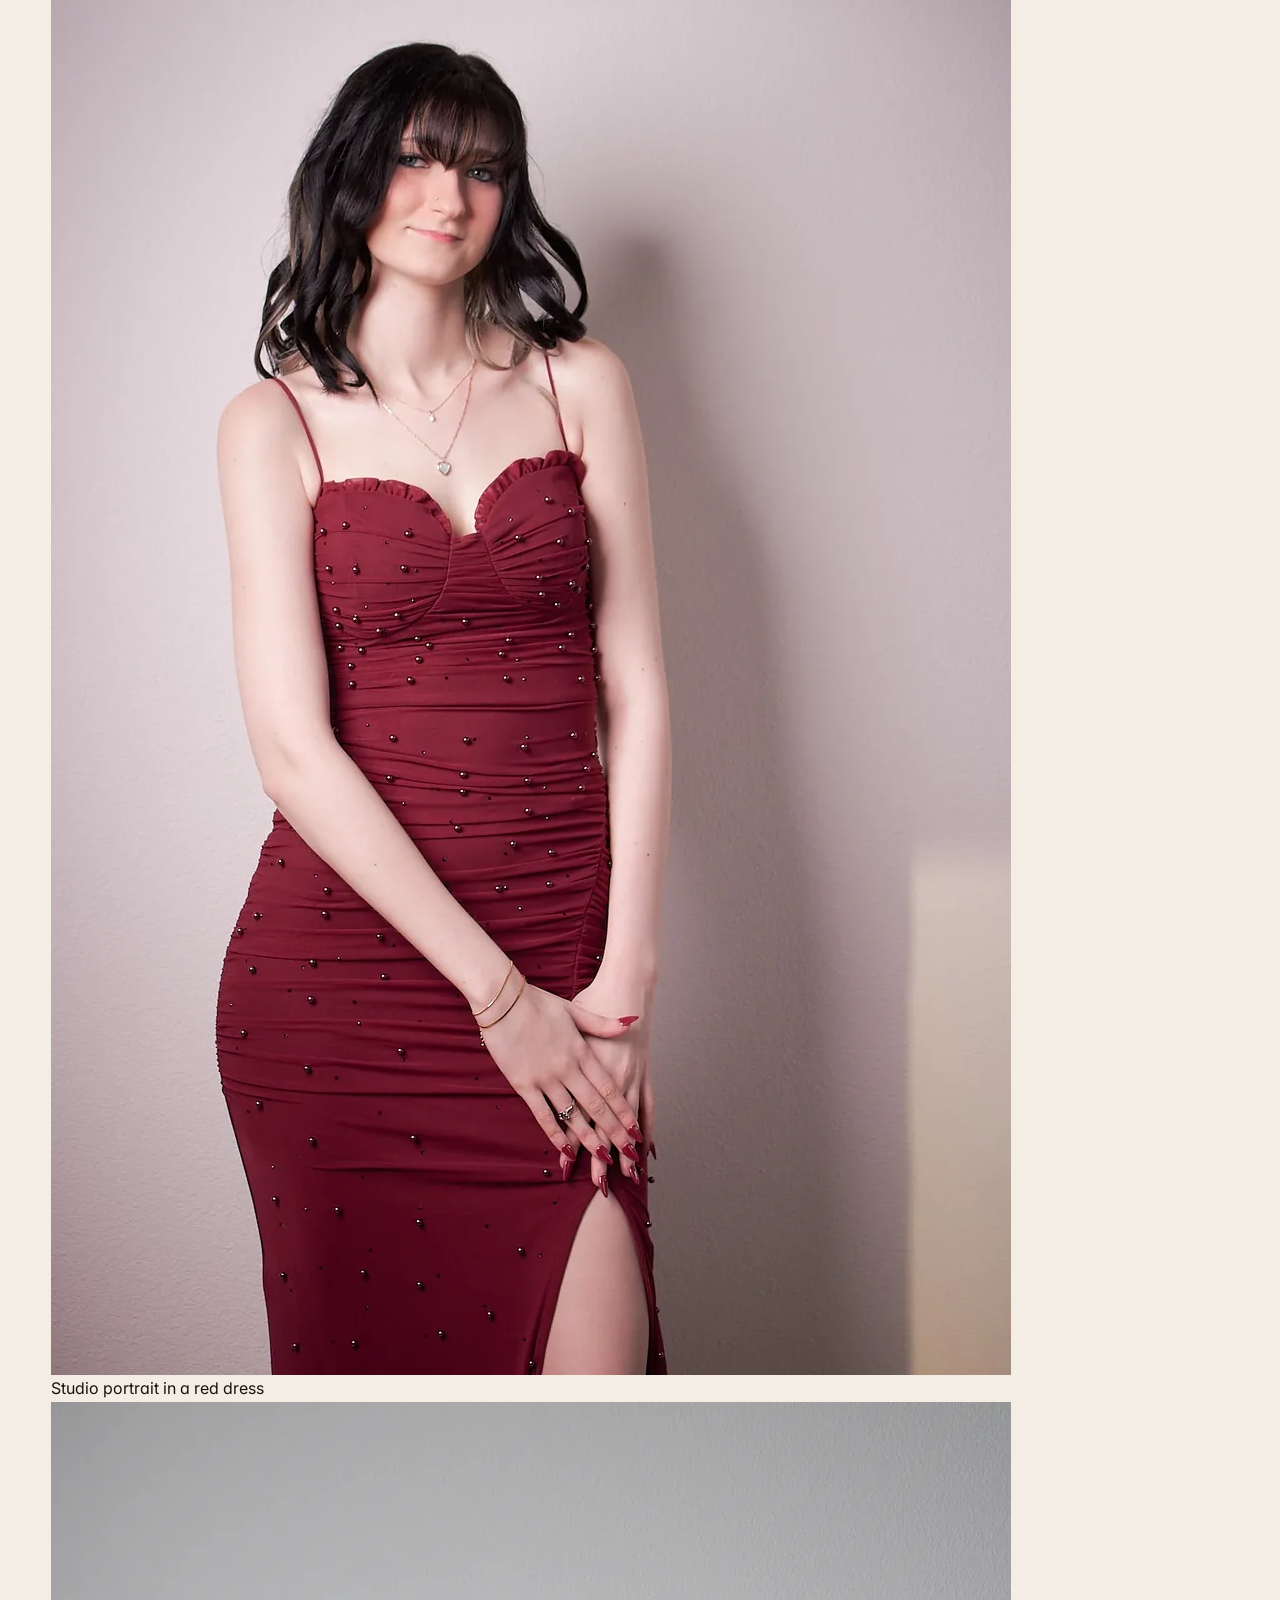
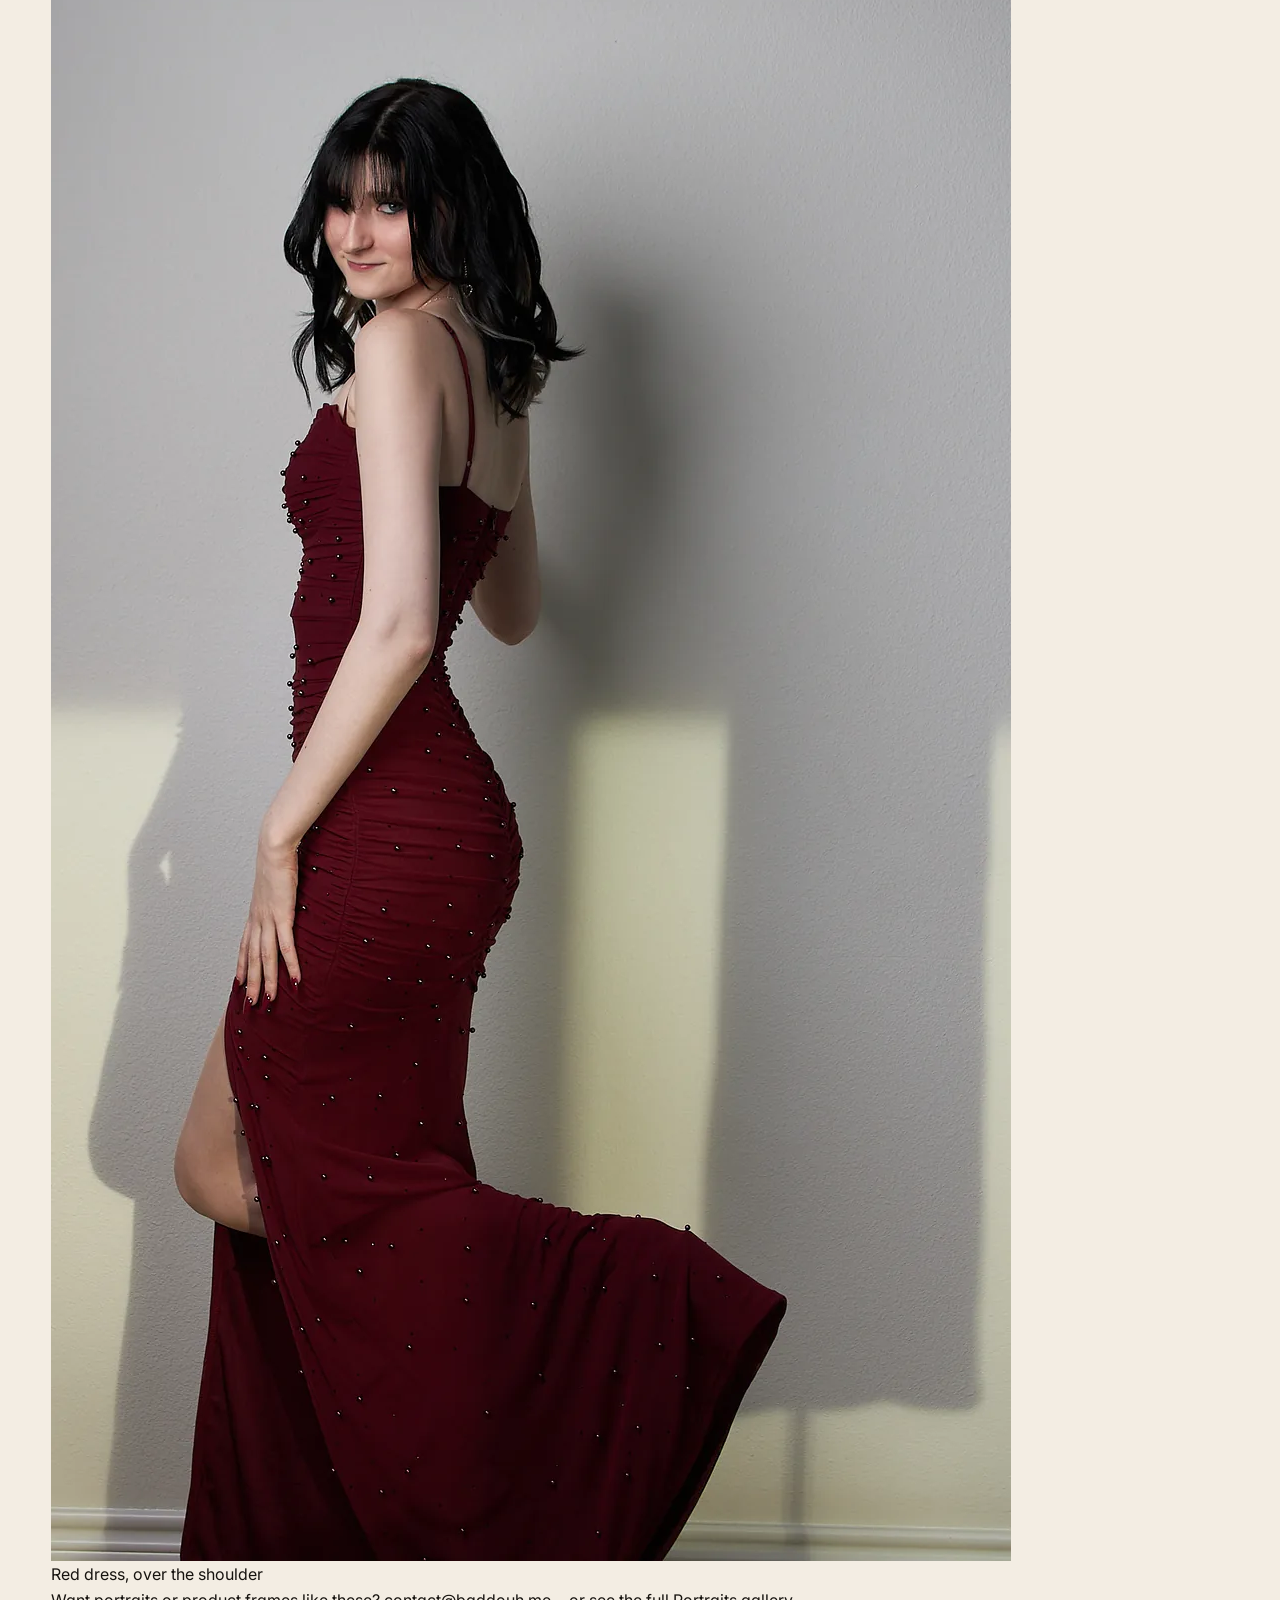
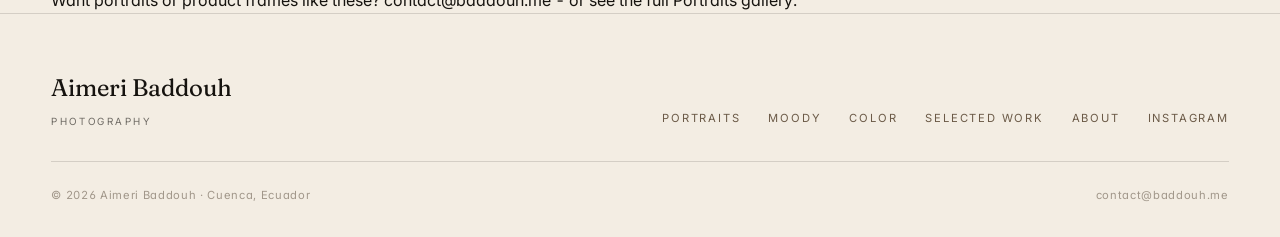
<file: behind-the-shoot-red-dress.html>
<!DOCTYPE html>
<html lang="en" data-theme="cream">
<head>
  <meta charset="UTF-8">
  <meta name="viewport" content="width=device-width, initial-scale=1, viewport-fit=cover">
  <title>Behind the shoot: the red dress at golden hour - Aimeri Baddouh Photography</title>
  <meta name="description" content="Behind the scenes of "Behind the shoot: the red dress at golden hour" - a photography story by Aimeri Baddouh in Cuenca, Ecuador, with 3 frames from the Portrai">
  <meta name="theme-color" content="#f3ede3">
  <link rel="icon" type="image/svg+xml" href="/favicon.svg">
  <link rel="canonical" href="https://aimeribaddouh.com/behind-the-shoot-red-dress/">

  <!-- Open Graph / social share -->
  <meta property="og:type" content="website">
  <meta property="og:site_name" content="Aimeri Baddouh Photography">
  <meta property="og:locale" content="en_US">
  <meta property="og:title" content="Behind the shoot: the red dress at golden hour">
  <meta property="og:description" content="Behind the scenes of "Behind the shoot: the red dress at golden hour" - a photography story by Aimeri Baddouh in Cuenca, Ecuador, with 3 frames from the Portraits gallery.">
  <meta property="og:image" content="https://aimeribaddouh.comundefined">
  <meta property="og:url" content="https://aimeribaddouh.com/behind-the-shoot-red-dress/">
  <meta name="twitter:card" content="summary_large_image">
  <meta name="twitter:title" content="Behind the shoot: the red dress at golden hour">
  <meta name="twitter:description" content="Behind the scenes of "Behind the shoot: the red dress at golden hour" - a photography story by Aimeri Baddouh in Cuenca, Ecuador, with 3 frames from the Portraits gallery.">
  <meta name="twitter:image" content="https://aimeribaddouh.comundefined">

  <link rel="preconnect" href="https://fonts.googleapis.com">
  <link rel="preconnect" href="https://fonts.gstatic.com" crossorigin>
  <link rel="stylesheet" href="https://fonts.googleapis.com/css2?family=Fraunces:ital,opsz,wght,SOFT,WONK@0,9..144,300..700,0..100,0..1;1,9..144,300..700,0..100,0..1&family=Inter:opsz,wght@14..32,300..600&display=swap">
  <link rel="stylesheet" href="/styles.css">
  <script>document.documentElement.classList.add('js')</script>

  <script type="application/ld+json">
{"@context":"https://schema.org","@graph":[{"@type":"Person","@id":"https://aimeribaddouh.com/#person","name":"Aimeri Baddouh","url":"https://aimeribaddouh.com/"},{"@type":"WebSite","@id":"https://aimeribaddouh.com/#website","name":"Aimeri Baddouh Photography","url":"https://aimeribaddouh.com/","publisher":{"@id":"https://aimeribaddouh.com/#person"}},{"@type":"BlogPosting","@id":"https://aimeribaddouh.com/behind-the-shoot-red-dress/#post","headline":"Behind the shoot: the red dress at golden hour","datePublished":"2026-09-03","author":{"@id":"https://aimeribaddouh.com/#person"},"publisher":{"@id":"https://aimeribaddouh.com/#person"},"image":["https://aimeribaddouh.com/images/opt/portraits/red-dress-sunset-960.webp","https://aimeribaddouh.com/images/opt/portraits/red-dress-studio-960.webp","https://aimeribaddouh.com/images/opt/portraits/red-dress-turn-960.webp"],"mainEntityOfPage":"https://aimeribaddouh.com/behind-the-shoot-red-dress"}]}
  </script>
</head>
<body>

  <a class="skip" href="#main">Skip to content</a>

  <header class="nav">
    <a href="/" class="nav__logo">Aimeri Baddouh <small>Photography</small></a>
    <nav aria-label="Primary">
      <ul class="nav__links">
        <li><a href="/portraits">Portraits</a></li>
        <li><a href="/moody">Product&nbsp;&middot; Moody</a></li>
        <li><a href="/color">Product&nbsp;&middot; Color</a></li>
        <li><a href="/selected-work">Selected Work</a></li>
        <li><a href="/about" aria-current="page">About</a></li>
      </ul>
    </nav>
    <button type="button" class="nav__menu" aria-expanded="false" aria-controls="menu">
      <span class="label-closed">Menu</span><span class="label-open">Close</span><i aria-hidden="true"></i>
    </button>
  </header>

  <div class="menu" id="menu" aria-hidden="true">
    <ul class="menu__list">
      <li><a class="menu__link" href="/portraits" style="--i:0"><small>01</small>Portraits<img class="menu__thumb" src="/images/opt/portraits/dark-coat-480.webp" alt="" loading="lazy" decoding="async"></a></li>
      <li><a class="menu__link" href="/moody" style="--i:1"><small>02</small>Product&nbsp;&middot; Moody<img class="menu__thumb" src="/images/opt/product-moody/pocket-watch-480.webp" alt="" loading="lazy" decoding="async"></a></li>
      <li><a class="menu__link" href="/color" style="--i:2"><small>03</small>Product&nbsp;&middot; Color<img class="menu__thumb" src="/images/opt/product-pop/tarot-sun-480.webp" alt="" loading="lazy" decoding="async"></a></li>
      <li><a class="menu__link" href="/selected-work" style="--i:3"><small>04</small>Selected Work<img class="menu__thumb" src="/images/opt/product-pop/fan-earrings-480.webp" alt="" loading="lazy" decoding="async"></a></li>
      <li><a class="menu__link" href="/about" style="--i:4"><small>05</small>About<img class="menu__thumb" src="/images/opt/about/photographer-480.webp" alt="" loading="lazy" decoding="async"></a></li>
    </ul>
    <div class="menu__foot">
      <a href="mailto:contact@baddouh.me">contact@baddouh.me</a>
      <a href="https://instagram.com/aimeribaddouh" target="_blank" rel="noopener">Instagram</a>
      <span>Cuenca, Ecuador</span>
    </div>
  </div>

  <main id="main"><article class="story wrap">
  <header class="story__head">
    <p class="eyebrow">Behind the shoot - Portraits</p>
    <h1 class="story__title">Behind the shoot: the red dress at golden hour</h1>
    <p class="story__meta">2026-09-03 - Cuenca, Ecuador</p>
  </header>
  <div class="story__body">
    <p class="story__lead"><!-- TODO: 2-3 sentence lead hooking the reader - what the shoot was, who it was for, why this frame matters. --></p>
    <figure class="story__figure">
      <img class="story__img" src="/images/opt/portraits/red-dress-sunset-960.webp" srcset="/images/opt/portraits/red-dress-sunset-480.webp 480w, /images/opt/portraits/red-dress-sunset-960.webp 960w" sizes="(min-width: 900px) 50vw, 100vw" width="960" alt="Red dress at golden hour on an open road" loading="lazy" decoding="async">
      <figcaption class="story__cap">Red dress at golden hour on an open road</figcaption>
    </figure>
    <p><!-- TODO: paragraph 1 - the story beat for this frame: setup, light, moment, or client note. Mention "Cuenca" or the client name naturally. --></p>
    <figure class="story__figure">
      <img class="story__img" src="/images/opt/portraits/red-dress-studio-960.webp" srcset="/images/opt/portraits/red-dress-studio-480.webp 480w, /images/opt/portraits/red-dress-studio-960.webp 960w" sizes="(min-width: 900px) 50vw, 100vw" width="960" alt="Studio portrait in a red dress" loading="lazy" decoding="async">
      <figcaption class="story__cap">Studio portrait in a red dress</figcaption>
    </figure>
    <p><!-- TODO: paragraph 2 - the story beat for this frame: setup, light, moment, or client note. Mention "Cuenca" or the client name naturally. --></p>
    <figure class="story__figure">
      <img class="story__img" src="/images/opt/portraits/red-dress-turn-960.webp" srcset="/images/opt/portraits/red-dress-turn-480.webp 480w, /images/opt/portraits/red-dress-turn-960.webp 960w" sizes="(min-width: 900px) 50vw, 100vw" width="960" alt="Red dress, over the shoulder" loading="lazy" decoding="async">
      <figcaption class="story__cap">Red dress, over the shoulder</figcaption>
    </figure>
    <p><!-- TODO: paragraph 3 - the story beat for this frame: setup, light, moment, or client note. Mention "Cuenca" or the client name naturally. --></p>
    <p class="story__cta">Want portraits or product frames like these? <a href="mailto:contact@baddouh.me">contact@baddouh.me</a> - or see the full <a href="/portraits">Portraits gallery</a>.</p>
  </div>
</article></main></main>

  <footer class="footer">
    <div class="wrap footer__inner">
      <p class="footer__name">Aimeri Baddouh <small>Photography</small></p>
      <ul class="footer__links">
        <li><a href="/portraits">Portraits</a></li>
        <li><a href="/moody">Moody</a></li>
        <li><a href="/color">Color</a></li>
        <li><a href="/selected-work">Selected Work</a></li>
        <li><a href="/about">About</a></li>
        <li><a href="https://instagram.com/aimeribaddouh" target="_blank" rel="noopener">Instagram</a></li>
      </ul>
      <p class="footer__copy"><span>&copy; 2026 Aimeri Baddouh &middot; Cuenca, Ecuador</span><a href="mailto:contact@baddouh.me">contact@baddouh.me</a></p>
    </div>
  </footer>

  <script src="/site.js" defer></script>
</body>
</html>
</file>
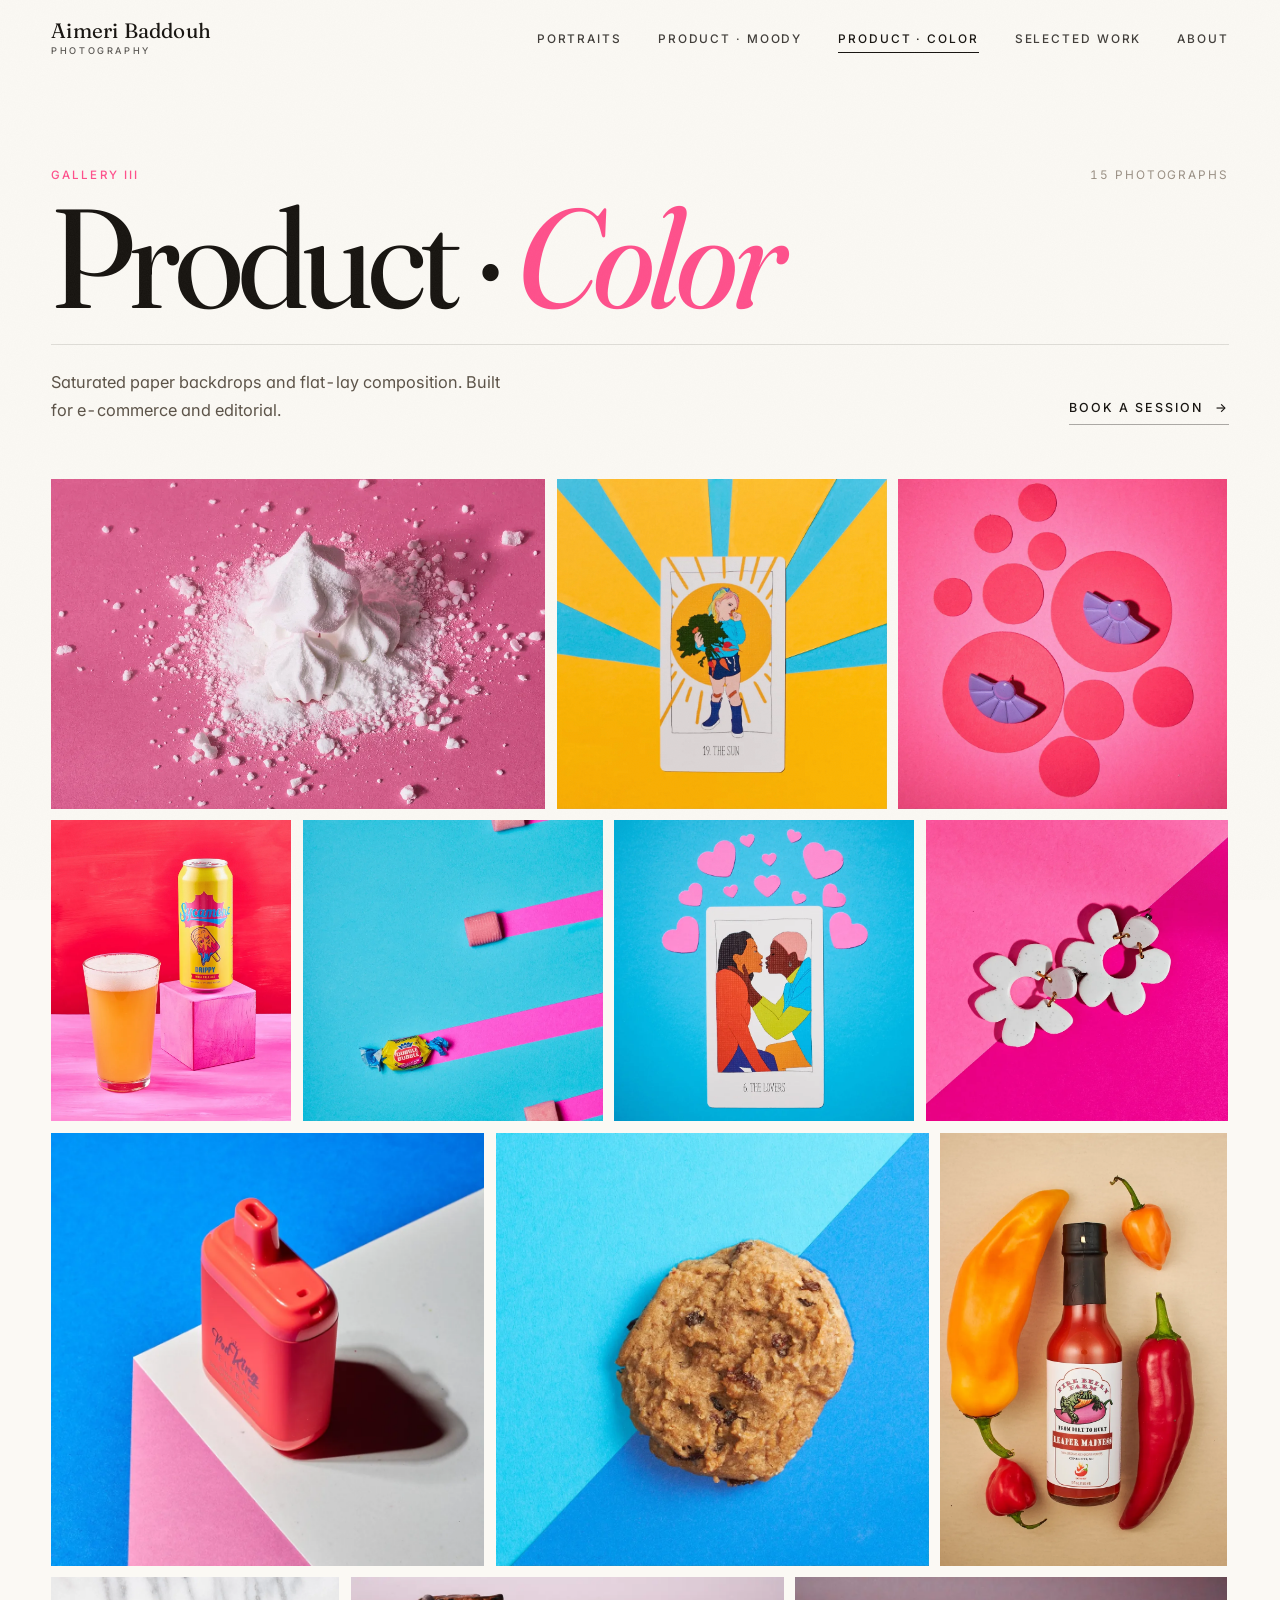
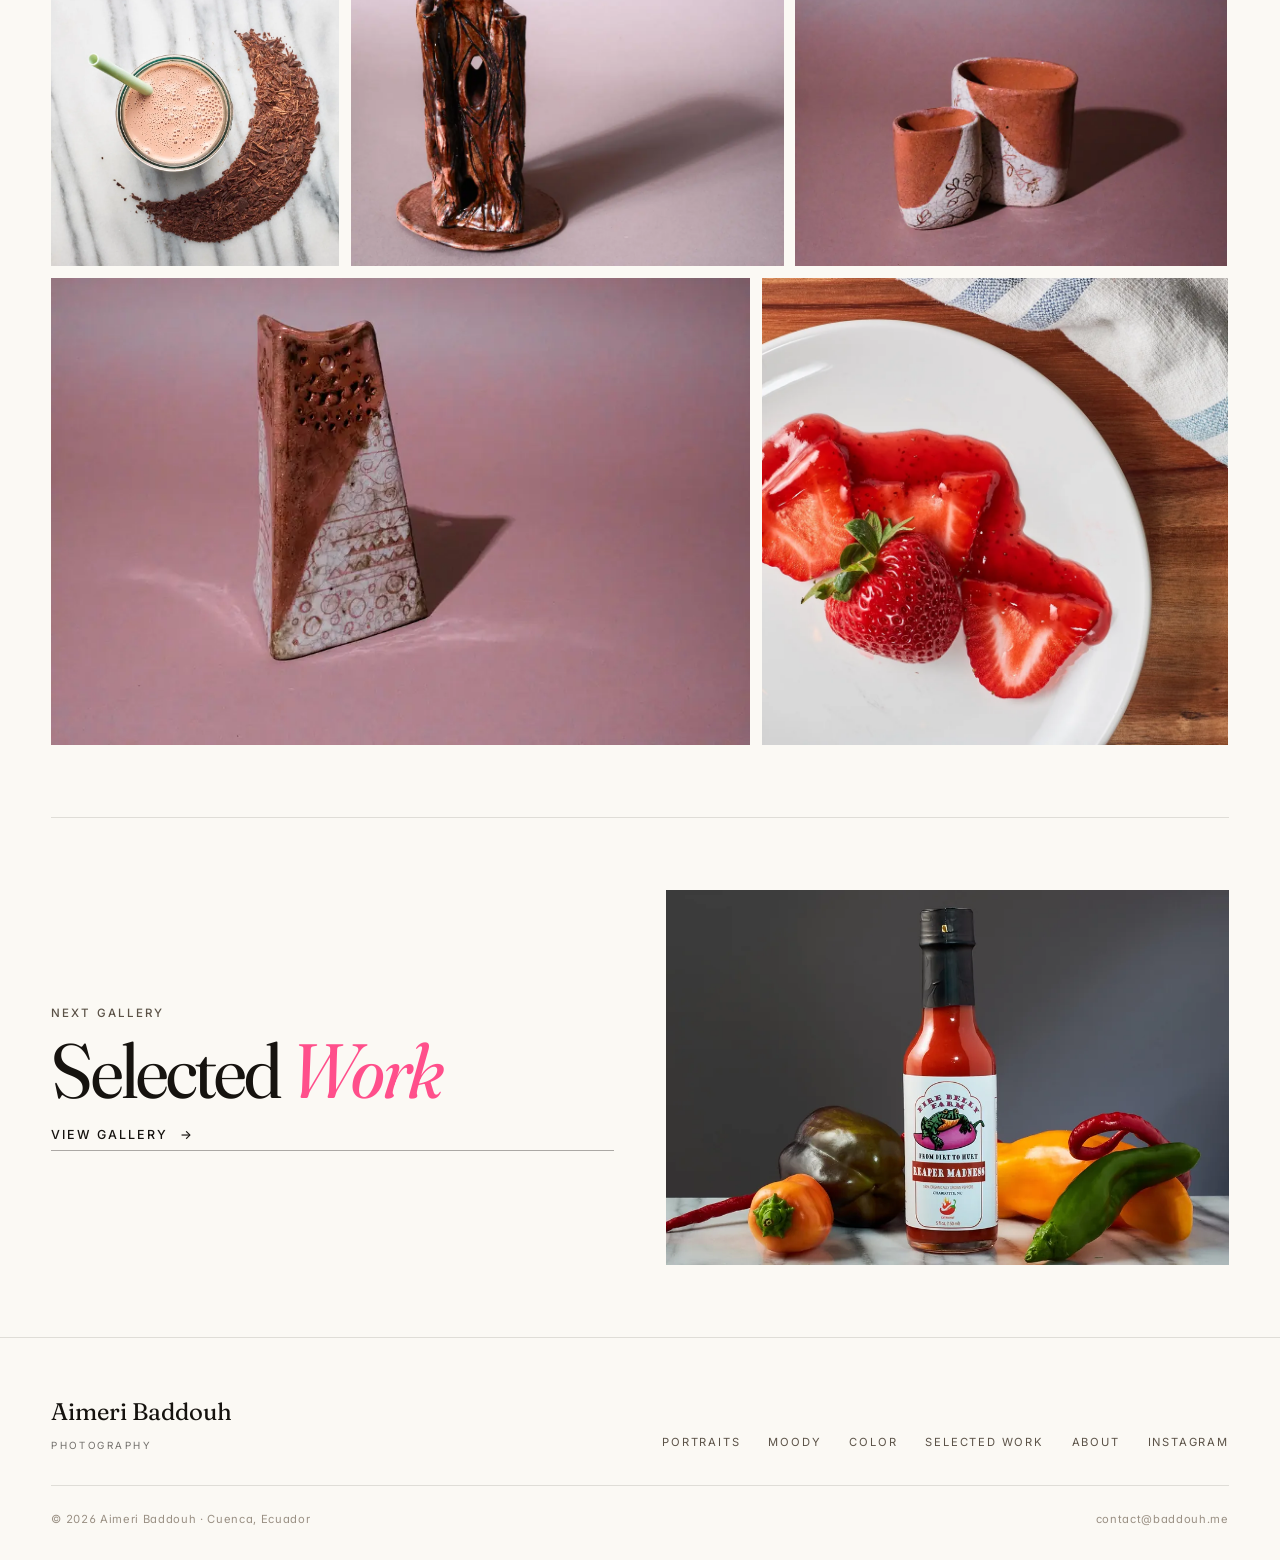
<file: color.html>
<!DOCTYPE html>
<html lang="en" data-theme="paper">
<head>
  <meta charset="UTF-8">
  <meta name="viewport" content="width=device-width, initial-scale=1, viewport-fit=cover">
  <title>Product · Color — Aimeri Baddouh Photography</title>
  <meta name="description" content="Bright, bold product photography by Aimeri Baddouh. Vibrant flat-lays and pop-color compositions.">
  <meta name="theme-color" content="#fbf9f4">
  <link rel="icon" type="image/svg+xml" href="/favicon.svg">
  <link rel="canonical" href="https://aimeribaddouh.com/color">

  <!-- Open Graph / social share -->
  <meta property="og:type" content="website">
  <meta property="og:site_name" content="Aimeri Baddouh Photography">
  <meta property="og:locale" content="en_US">
  <meta property="og:title" content="Product · Color — Aimeri Baddouh Photography">
  <meta property="og:description" content="Saturated paper backdrops and flat-lay composition. Built for e-commerce and editorial.">
  <meta property="og:image" content="https://aimeribaddouh.com/images/product-pop/tarot-sun.jpeg">
  <meta property="og:url" content="https://aimeribaddouh.com/color">
  <meta name="twitter:card" content="summary_large_image">
  <meta name="twitter:title" content="Product · Color — Aimeri Baddouh Photography">
  <meta name="twitter:description" content="Saturated paper backdrops and flat-lay composition. Built for e-commerce and editorial.">
  <meta name="twitter:image" content="https://aimeribaddouh.com/images/product-pop/tarot-sun.jpeg">

  <link rel="preconnect" href="https://fonts.googleapis.com">
  <link rel="preconnect" href="https://fonts.gstatic.com" crossorigin>
  <link rel="stylesheet" href="https://fonts.googleapis.com/css2?family=Fraunces:ital,opsz,wght,SOFT,WONK@0,9..144,300..700,0..100,0..1;1,9..144,300..700,0..100,0..1&family=Inter:opsz,wght@14..32,300..600&display=swap">
  <link rel="stylesheet" href="/styles.css">
  <script>document.documentElement.classList.add('js')</script>

  <script type="application/ld+json">
{"@context":"https://schema.org","@graph":[{"@type":"Person","@id":"https://aimeribaddouh.com/#person","name":"Aimeri Baddouh","url":"https://aimeribaddouh.com/","image":"https://aimeribaddouh.com/images/about/photographer.jpeg","jobTitle":"Photographer","description":"Portrait and product photographer based in Cuenca, Ecuador. Studio and on-location work in English, Spanish, and Portuguese.","knowsLanguage":["English","Spanish","Portuguese"],"address":{"@type":"PostalAddress","addressLocality":"Cuenca","addressCountry":"EC"},"sameAs":["https://instagram.com/aimeribaddouh","https://www.facebook.com/61594094006769/"]},{"@type":"ProfessionalService","@id":"https://aimeribaddouh.com/#business","name":"Aimeri Baddouh Photography","url":"https://aimeribaddouh.com/","image":"https://aimeribaddouh.com/images/hero/hero.jpeg","founder":{"@id":"https://aimeribaddouh.com/#person"},"areaServed":{"@type":"City","name":"Cuenca"},"address":{"@type":"PostalAddress","addressLocality":"Cuenca","addressRegion":"Azuay","addressCountry":"EC"},"sameAs":["https://instagram.com/aimeribaddouh","https://www.facebook.com/61594094006769/"]},{"@type":"WebSite","@id":"https://aimeribaddouh.com/#website","name":"Aimeri Baddouh Photography","url":"https://aimeribaddouh.com/","publisher":{"@id":"https://aimeribaddouh.com/#person"}}]}
  </script>
</head>
<body>

  <a class="skip" href="#main">Skip to content</a>

  <header class="nav">
    <a href="/" class="nav__logo">Aimeri Baddouh <small>Photography</small></a>
    <nav aria-label="Primary">
      <ul class="nav__links">
        <li><a href="/portraits">Portraits</a></li>
        <li><a href="/moody">Product&nbsp;&middot; Moody</a></li>
        <li><a href="/color" aria-current="page">Product&nbsp;&middot; Color</a></li>
        <li><a href="/selected-work">Selected Work</a></li>
        <li><a href="/about">About</a></li>
      </ul>
    </nav>
    <button type="button" class="nav__menu" aria-expanded="false" aria-controls="menu">
      <span class="label-closed">Menu</span><span class="label-open">Close</span><i aria-hidden="true"></i>
    </button>
  </header>

  <div class="menu" id="menu" aria-hidden="true">
    <ul class="menu__list">
      <li><a class="menu__link" href="/portraits" style="--i:0"><small>01</small>Portraits<img class="menu__thumb" src="/images/opt/portraits/dark-coat-480.webp" alt="" loading="lazy" decoding="async"></a></li>
      <li><a class="menu__link" href="/moody" style="--i:1"><small>02</small>Product&nbsp;&middot; Moody<img class="menu__thumb" src="/images/opt/product-moody/pocket-watch-480.webp" alt="" loading="lazy" decoding="async"></a></li>
      <li><a class="menu__link" href="/color" style="--i:2"><small>03</small>Product&nbsp;&middot; Color<img class="menu__thumb" src="/images/opt/product-pop/tarot-sun-480.webp" alt="" loading="lazy" decoding="async"></a></li>
      <li><a class="menu__link" href="/selected-work" style="--i:3"><small>04</small>Selected Work<img class="menu__thumb" src="/images/opt/product-pop/fan-earrings-480.webp" alt="" loading="lazy" decoding="async"></a></li>
      <li><a class="menu__link" href="/about" style="--i:4"><small>05</small>About<img class="menu__thumb" src="/images/opt/about/photographer-480.webp" alt="" loading="lazy" decoding="async"></a></li>
    </ul>
    <div class="menu__foot">
      <a href="mailto:contact@baddouh.me">contact@baddouh.me</a>
      <a href="https://instagram.com/aimeribaddouh" target="_blank" rel="noopener">Instagram</a>
      <span>Cuenca, Ecuador</span>
    </div>
  </div>

  <main id="main">
    <header class="ghead wrap">
      <div class="ghead__top">
        <p class="eyebrow eyebrow--accent">Gallery III</p>
        <p class="ghead__count mono">15 photographs</p>
      </div>
      <h1 class="ghead__title">Product&nbsp;&middot; <em>Color</em></h1>
      <div class="ghead__row">
        <p class="ghead__desc">Saturated paper backdrops and flat-lay composition. Built for e-commerce and editorial.</p>
        <a class="btn" href="/about#contact">Book a session <span class="arrow" aria-hidden="true">&rarr;</span></a>
      </div>
    </header>

    <section class="gallery wrap" data-lightbox aria-label="Product · Color — Aimeri Baddouh Photography gallery">
      <div class="justified" data-rows="0.5,0.42">
<figure class="ph ph--lead" data-w="1920" data-h="1282" style="--avg:#D17A9A;background-image:url([data-uri])">
    <a class="ph__link" href="/images/opt/product-pop/suspiro-1920.webp" data-srcset="/images/opt/product-pop/suspiro-480.webp 480w, /images/opt/product-pop/suspiro-960.webp 960w, /images/opt/product-pop/suspiro-1440.webp 1440w, /images/opt/product-pop/suspiro-1920.webp 1920w" data-caption="Suspiros and powdered sugar on hot pink" aria-label="Open: Suspiros and powdered sugar on hot pink"><img src="/images/opt/product-pop/suspiro-960.webp" srcset="/images/opt/product-pop/suspiro-480.webp 480w, /images/opt/product-pop/suspiro-960.webp 960w, /images/opt/product-pop/suspiro-1440.webp 1440w, /images/opt/product-pop/suspiro-1920.webp 1920w" sizes="(max-width: 719px) 100vw, 45vw" width="1920" height="1282" alt="Suspiros and powdered sugar on hot pink" loading="lazy" decoding="async"></a>
    <figcaption class="ph__cap"><span>Suspiros and powdered sugar on hot pink</span><span class="mono">01 / 15</span></figcaption>
  </figure>
<figure class="ph" data-w="1920" data-h="1920" style="--avg:#D0B757;background-image:url([data-uri])">
    <a class="ph__link" href="/images/opt/product-pop/tarot-sun-1920.webp" data-srcset="/images/opt/product-pop/tarot-sun-480.webp 480w, /images/opt/product-pop/tarot-sun-960.webp 960w, /images/opt/product-pop/tarot-sun-1440.webp 1440w, /images/opt/product-pop/tarot-sun-1920.webp 1920w" data-caption="The Sun, Tarot of Life, on marigold and cyan rays" aria-label="Open: The Sun, Tarot of Life, on marigold and cyan rays"><img src="/images/opt/product-pop/tarot-sun-960.webp" srcset="/images/opt/product-pop/tarot-sun-480.webp 480w, /images/opt/product-pop/tarot-sun-960.webp 960w, /images/opt/product-pop/tarot-sun-1440.webp 1440w, /images/opt/product-pop/tarot-sun-1920.webp 1920w" sizes="(max-width: 719px) 50vw, 45vw" width="1920" height="1920" alt="The Sun, Tarot of Life, on marigold and cyan rays" loading="lazy" decoding="async"></a>
    <figcaption class="ph__cap"><span>The Sun, Tarot of Life, on marigold and cyan rays</span><span class="mono">02 / 15</span></figcaption>
  </figure>
<figure class="ph" data-w="1920" data-h="1920" style="--avg:#F65D8C;background-image:url([data-uri])">
    <a class="ph__link" href="/images/opt/product-pop/fan-earrings-1920.webp" data-srcset="/images/opt/product-pop/fan-earrings-480.webp 480w, /images/opt/product-pop/fan-earrings-960.webp 960w, /images/opt/product-pop/fan-earrings-1440.webp 1440w, /images/opt/product-pop/fan-earrings-1920.webp 1920w" data-caption="Silvia Jane fan earrings on pink circles" aria-label="Open: Silvia Jane fan earrings on pink circles"><img src="/images/opt/product-pop/fan-earrings-960.webp" srcset="/images/opt/product-pop/fan-earrings-480.webp 480w, /images/opt/product-pop/fan-earrings-960.webp 960w, /images/opt/product-pop/fan-earrings-1440.webp 1440w, /images/opt/product-pop/fan-earrings-1920.webp 1920w" sizes="(max-width: 719px) 50vw, 45vw" width="1920" height="1920" alt="Silvia Jane fan earrings on pink circles" loading="lazy" decoding="async"></a>
    <figcaption class="ph__cap"><span>Silvia Jane fan earrings on pink circles</span><span class="mono">03 / 15</span></figcaption>
  </figure>
<figure class="ph" data-w="1536" data-h="1920" style="--avg:#F7617A;background-image:url([data-uri])">
    <a class="ph__link" href="/images/opt/product-pop/beer-1536.webp" data-srcset="/images/opt/product-pop/beer-480.webp 480w, /images/opt/product-pop/beer-960.webp 960w, /images/opt/product-pop/beer-1440.webp 1440w, /images/opt/product-pop/beer-1536.webp 1536w" data-caption="Sycamore Drippy IPA on red and pink" aria-label="Open: Sycamore Drippy IPA on red and pink"><img src="/images/opt/product-pop/beer-960.webp" srcset="/images/opt/product-pop/beer-480.webp 480w, /images/opt/product-pop/beer-960.webp 960w, /images/opt/product-pop/beer-1440.webp 1440w, /images/opt/product-pop/beer-1536.webp 1536w" sizes="(max-width: 719px) 50vw, 45vw" width="1536" height="1920" alt="Sycamore Drippy IPA on red and pink" loading="lazy" decoding="async"></a>
    <figcaption class="ph__cap"><span>Sycamore Drippy IPA on red and pink</span><span class="mono">04 / 15</span></figcaption>
  </figure>
<figure class="ph" data-w="1920" data-h="1920" style="--avg:#54B7DB;background-image:url([data-uri])">
    <a class="ph__link" href="/images/opt/product-pop/bubblegum-1920.webp" data-srcset="/images/opt/product-pop/bubblegum-480.webp 480w, /images/opt/product-pop/bubblegum-960.webp 960w, /images/opt/product-pop/bubblegum-1440.webp 1440w, /images/opt/product-pop/bubblegum-1920.webp 1920w" data-caption="Dubble Bubble on teal and pink stripes" aria-label="Open: Dubble Bubble on teal and pink stripes"><img src="/images/opt/product-pop/bubblegum-960.webp" srcset="/images/opt/product-pop/bubblegum-480.webp 480w, /images/opt/product-pop/bubblegum-960.webp 960w, /images/opt/product-pop/bubblegum-1440.webp 1440w, /images/opt/product-pop/bubblegum-1920.webp 1920w" sizes="(max-width: 719px) 50vw, 45vw" width="1920" height="1920" alt="Dubble Bubble on teal and pink stripes" loading="lazy" decoding="async"></a>
    <figcaption class="ph__cap"><span>Dubble Bubble on teal and pink stripes</span><span class="mono">05 / 15</span></figcaption>
  </figure>
<figure class="ph" data-w="1920" data-h="1920" style="--avg:#60B2CC;background-image:url([data-uri])">
    <a class="ph__link" href="/images/opt/product-pop/tarot-lovers-1920.webp" data-srcset="/images/opt/product-pop/tarot-lovers-480.webp 480w, /images/opt/product-pop/tarot-lovers-960.webp 960w, /images/opt/product-pop/tarot-lovers-1440.webp 1440w, /images/opt/product-pop/tarot-lovers-1920.webp 1920w" data-caption="The Lovers, Tarot of Life, with paper hearts" aria-label="Open: The Lovers, Tarot of Life, with paper hearts"><img src="/images/opt/product-pop/tarot-lovers-960.webp" srcset="/images/opt/product-pop/tarot-lovers-480.webp 480w, /images/opt/product-pop/tarot-lovers-960.webp 960w, /images/opt/product-pop/tarot-lovers-1440.webp 1440w, /images/opt/product-pop/tarot-lovers-1920.webp 1920w" sizes="(max-width: 719px) 50vw, 45vw" width="1920" height="1920" alt="The Lovers, Tarot of Life, with paper hearts" loading="lazy" decoding="async"></a>
    <figcaption class="ph__cap"><span>The Lovers, Tarot of Life, with paper hearts</span><span class="mono">06 / 15</span></figcaption>
  </figure>
<figure class="ph" data-w="1920" data-h="1920" style="--avg:#EA4A9D;background-image:url([data-uri])">
    <a class="ph__link" href="/images/opt/product-pop/flower-earrings-1920.webp" data-srcset="/images/opt/product-pop/flower-earrings-480.webp 480w, /images/opt/product-pop/flower-earrings-960.webp 960w, /images/opt/product-pop/flower-earrings-1440.webp 1440w, /images/opt/product-pop/flower-earrings-1920.webp 1920w" data-caption="Silvia Jane flower earrings on split pink" aria-label="Open: Silvia Jane flower earrings on split pink"><img src="/images/opt/product-pop/flower-earrings-960.webp" srcset="/images/opt/product-pop/flower-earrings-480.webp 480w, /images/opt/product-pop/flower-earrings-960.webp 960w, /images/opt/product-pop/flower-earrings-1440.webp 1440w, /images/opt/product-pop/flower-earrings-1920.webp 1920w" sizes="(max-width: 719px) 50vw, 45vw" width="1920" height="1920" alt="Silvia Jane flower earrings on split pink" loading="lazy" decoding="async"></a>
    <figcaption class="ph__cap"><span>Silvia Jane flower earrings on split pink</span><span class="mono">07 / 15</span></figcaption>
  </figure>
<figure class="ph" data-w="1920" data-h="1920" style="--avg:#808DB8;background-image:url([data-uri])">
    <a class="ph__link" href="/images/opt/product-pop/device-1920.webp" data-srcset="/images/opt/product-pop/device-480.webp 480w, /images/opt/product-pop/device-960.webp 960w, /images/opt/product-pop/device-1440.webp 1440w, /images/opt/product-pop/device-1920.webp 1920w" data-caption="Coral device on blue and pink blocks" aria-label="Open: Coral device on blue and pink blocks"><img src="/images/opt/product-pop/device-960.webp" srcset="/images/opt/product-pop/device-480.webp 480w, /images/opt/product-pop/device-960.webp 960w, /images/opt/product-pop/device-1440.webp 1440w, /images/opt/product-pop/device-1920.webp 1920w" sizes="(max-width: 719px) 50vw, 45vw" width="1920" height="1920" alt="Coral device on blue and pink blocks" loading="lazy" decoding="async"></a>
    <figcaption class="ph__cap"><span>Coral device on blue and pink blocks</span><span class="mono">08 / 15</span></figcaption>
  </figure>
<figure class="ph" data-w="1920" data-h="1920" style="--avg:#5AACC3;background-image:url([data-uri])">
    <a class="ph__link" href="/images/opt/product-pop/cookie-1920.webp" data-srcset="/images/opt/product-pop/cookie-480.webp 480w, /images/opt/product-pop/cookie-960.webp 960w, /images/opt/product-pop/cookie-1440.webp 1440w, /images/opt/product-pop/cookie-1920.webp 1920w" data-caption="Cookie on a split blue background" aria-label="Open: Cookie on a split blue background"><img src="/images/opt/product-pop/cookie-960.webp" srcset="/images/opt/product-pop/cookie-480.webp 480w, /images/opt/product-pop/cookie-960.webp 960w, /images/opt/product-pop/cookie-1440.webp 1440w, /images/opt/product-pop/cookie-1920.webp 1920w" sizes="(max-width: 719px) 50vw, 45vw" width="1920" height="1920" alt="Cookie on a split blue background" loading="lazy" decoding="async"></a>
    <figcaption class="ph__cap"><span>Cookie on a split blue background</span><span class="mono">09 / 15</span></figcaption>
  </figure>
<figure class="ph" data-w="1280" data-h="1920" style="--avg:#CC8F64;background-image:url([data-uri])">
    <a class="ph__link" href="/images/opt/product-pop/hotsauce-flatlay-1280.webp" data-srcset="/images/opt/product-pop/hotsauce-flatlay-480.webp 480w, /images/opt/product-pop/hotsauce-flatlay-960.webp 960w, /images/opt/product-pop/hotsauce-flatlay-1280.webp 1280w" data-caption="Firebelly Farms flat-lay with fresh peppers" aria-label="Open: Firebelly Farms flat-lay with fresh peppers"><img src="/images/opt/product-pop/hotsauce-flatlay-960.webp" srcset="/images/opt/product-pop/hotsauce-flatlay-480.webp 480w, /images/opt/product-pop/hotsauce-flatlay-960.webp 960w, /images/opt/product-pop/hotsauce-flatlay-1280.webp 1280w" sizes="(max-width: 719px) 50vw, 45vw" width="1280" height="1920" alt="Firebelly Farms flat-lay with fresh peppers" loading="lazy" decoding="async"></a>
    <figcaption class="ph__cap"><span>Firebelly Farms flat-lay with fresh peppers</span><span class="mono">10 / 15</span></figcaption>
  </figure>
<figure class="ph" data-w="1920" data-h="1920" style="--avg:#C2B2AC;background-image:url([data-uri])">
    <a class="ph__link" href="/images/opt/product-pop/chocolate-milk-1920.webp" data-srcset="/images/opt/product-pop/chocolate-milk-480.webp 480w, /images/opt/product-pop/chocolate-milk-960.webp 960w, /images/opt/product-pop/chocolate-milk-1440.webp 1440w, /images/opt/product-pop/chocolate-milk-1920.webp 1920w" data-caption="Chocolate milk with a cocoa crescent, on marble" aria-label="Open: Chocolate milk with a cocoa crescent, on marble"><img src="/images/opt/product-pop/chocolate-milk-960.webp" srcset="/images/opt/product-pop/chocolate-milk-480.webp 480w, /images/opt/product-pop/chocolate-milk-960.webp 960w, /images/opt/product-pop/chocolate-milk-1440.webp 1440w, /images/opt/product-pop/chocolate-milk-1920.webp 1920w" sizes="(max-width: 719px) 50vw, 45vw" width="1920" height="1920" alt="Chocolate milk with a cocoa crescent, on marble" loading="lazy" decoding="async"></a>
    <figcaption class="ph__cap"><span>Chocolate milk with a cocoa crescent, on marble</span><span class="mono">11 / 15</span></figcaption>
  </figure>
<figure class="ph" data-w="1920" data-h="1280" style="--avg:#9D8386;background-image:url([data-uri])">
    <a class="ph__link" href="/images/opt/product-pop/gabmary-brown-vessel-1920.webp" data-srcset="/images/opt/product-pop/gabmary-brown-vessel-480.webp 480w, /images/opt/product-pop/gabmary-brown-vessel-960.webp 960w, /images/opt/product-pop/gabmary-brown-vessel-1440.webp 1440w, /images/opt/product-pop/gabmary-brown-vessel-1920.webp 1920w" data-caption="Grooved vessel by gabmary, long shadow on lilac" aria-label="Open: Grooved vessel by gabmary, long shadow on lilac"><img src="/images/opt/product-pop/gabmary-brown-vessel-960.webp" srcset="/images/opt/product-pop/gabmary-brown-vessel-480.webp 480w, /images/opt/product-pop/gabmary-brown-vessel-960.webp 960w, /images/opt/product-pop/gabmary-brown-vessel-1440.webp 1440w, /images/opt/product-pop/gabmary-brown-vessel-1920.webp 1920w" sizes="(max-width: 719px) 50vw, 45vw" width="1920" height="1280" alt="Tall brown-glazed vessel by gabmary with grooved lines and an almond-shaped opening through its upper half, standing on a round crackle-glazed disc; light from the left throws a long shadow across a pale lilac backdrop" loading="lazy" decoding="async"></a>
    <figcaption class="ph__cap"><span>Grooved vessel by gabmary, long shadow on lilac</span><span class="mono">12 / 15</span></figcaption>
  </figure>
<figure class="ph" data-w="1920" data-h="1280" style="--avg:#885C60;background-image:url([data-uri])">
    <a class="ph__link" href="/images/opt/product-pop/gabmary-two-vessels-1920.webp" data-srcset="/images/opt/product-pop/gabmary-two-vessels-480.webp 480w, /images/opt/product-pop/gabmary-two-vessels-960.webp 960w, /images/opt/product-pop/gabmary-two-vessels-1440.webp 1440w, /images/opt/product-pop/gabmary-two-vessels-1920.webp 1920w" data-caption="Two orange and white vessels by gabmary, on mauve" aria-label="Open: Two orange and white vessels by gabmary, on mauve"><img src="/images/opt/product-pop/gabmary-two-vessels-960.webp" srcset="/images/opt/product-pop/gabmary-two-vessels-480.webp 480w, /images/opt/product-pop/gabmary-two-vessels-960.webp 960w, /images/opt/product-pop/gabmary-two-vessels-1440.webp 1440w, /images/opt/product-pop/gabmary-two-vessels-1920.webp 1920w" sizes="(max-width: 719px) 50vw, 45vw" width="1920" height="1280" alt="Two vessels by gabmary, a small one in front of a larger one, each glazed orange and crackled white along a curved line, with leaf-and-vine linework on the white; hard shadow to the right on a dusty mauve backdrop" loading="lazy" decoding="async"></a>
    <figcaption class="ph__cap"><span>Two orange and white vessels by gabmary, on mauve</span><span class="mono">13 / 15</span></figcaption>
  </figure>
<figure class="ph" data-w="1920" data-h="1280" style="--avg:#9C727A;background-image:url([data-uri])">
    <a class="ph__link" href="/images/opt/product-pop/gabmary-tapered-vessel-1920.webp" data-srcset="/images/opt/product-pop/gabmary-tapered-vessel-480.webp 480w, /images/opt/product-pop/gabmary-tapered-vessel-960.webp 960w, /images/opt/product-pop/gabmary-tapered-vessel-1440.webp 1440w, /images/opt/product-pop/gabmary-tapered-vessel-1920.webp 1920w" data-caption="Tapered vessel by gabmary, dimples and spirals, on pink" aria-label="Open: Tapered vessel by gabmary, dimples and spirals, on pink"><img src="/images/opt/product-pop/gabmary-tapered-vessel-960.webp" srcset="/images/opt/product-pop/gabmary-tapered-vessel-480.webp 480w, /images/opt/product-pop/gabmary-tapered-vessel-960.webp 960w, /images/opt/product-pop/gabmary-tapered-vessel-1440.webp 1440w, /images/opt/product-pop/gabmary-tapered-vessel-1920.webp 1920w" sizes="(max-width: 719px) 50vw, 45vw" width="1920" height="1280" alt="Tapered, angular vessel by gabmary with a curved rim: rust-pink glaze dotted with dimples and small holes near the top, crackled white below with pink spirals, zigzags and circles; hard shadow to the right with a bright spot inside it, on a pink backdrop" loading="lazy" decoding="async"></a>
    <figcaption class="ph__cap"><span>Tapered vessel by gabmary, dimples and spirals, on pink</span><span class="mono">14 / 15</span></figcaption>
  </figure>
<figure class="ph" data-w="1920" data-h="1920" style="--avg:#BC827B;background-image:url([data-uri])">
    <a class="ph__link" href="/images/opt/product-pop/strawberries-1920.webp" data-srcset="/images/opt/product-pop/strawberries-480.webp 480w, /images/opt/product-pop/strawberries-960.webp 960w, /images/opt/product-pop/strawberries-1440.webp 1440w, /images/opt/product-pop/strawberries-1920.webp 1920w" data-caption="Strawberries on a white plate" aria-label="Open: Strawberries on a white plate"><img src="/images/opt/product-pop/strawberries-960.webp" srcset="/images/opt/product-pop/strawberries-480.webp 480w, /images/opt/product-pop/strawberries-960.webp 960w, /images/opt/product-pop/strawberries-1440.webp 1440w, /images/opt/product-pop/strawberries-1920.webp 1920w" sizes="(max-width: 719px) 50vw, 45vw" width="1920" height="1920" alt="Strawberries on a white plate" loading="lazy" decoding="async"></a>
    <figcaption class="ph__cap"><span>Strawberries on a white plate</span><span class="mono">15 / 15</span></figcaption>
  </figure>
      </div>
    </section>

    <section class="gnext wrap">
      <a class="gnext__link" href="/selected-work">
        <span class="gnext__text">
          <span class="eyebrow">Next gallery</span>
          <span class="gnext__title display">Selected <em>Work</em></span>
          <span class="btn">View gallery <span class="arrow" aria-hidden="true">&rarr;</span></span>
        </span>
        <figure class="ph" data-w="1920" data-h="1280" style="--avg:#5F524A;background-image:url([data-uri])">
    <span class="ph__frame"><img src="/images/opt/product-moody/hotsauce-hero-960.webp" srcset="/images/opt/product-moody/hotsauce-hero-480.webp 480w, /images/opt/product-moody/hotsauce-hero-960.webp 960w, /images/opt/product-moody/hotsauce-hero-1440.webp 1440w, /images/opt/product-moody/hotsauce-hero-1920.webp 1920w" sizes="(min-width: 720px) 50vw, 100vw" width="1920" height="1280" alt="" loading="lazy" decoding="async"></span>
  </figure>
      </a>
    </section>
  </main>

  <footer class="footer">
    <div class="wrap footer__inner">
      <p class="footer__name">Aimeri Baddouh <small>Photography</small></p>
      <ul class="footer__links">
        <li><a href="/portraits">Portraits</a></li>
        <li><a href="/moody">Moody</a></li>
        <li><a href="/color">Color</a></li>
        <li><a href="/selected-work">Selected Work</a></li>
        <li><a href="/about">About</a></li>
        <li><a href="https://instagram.com/aimeribaddouh" target="_blank" rel="noopener">Instagram</a></li>
      </ul>
      <p class="footer__copy"><span>&copy; 2026 Aimeri Baddouh &middot; Cuenca, Ecuador</span><a href="mailto:contact@baddouh.me">contact@baddouh.me</a></p>
    </div>
  </footer>

  <script src="/site.js" defer></script>
</body>
</html>
</file>
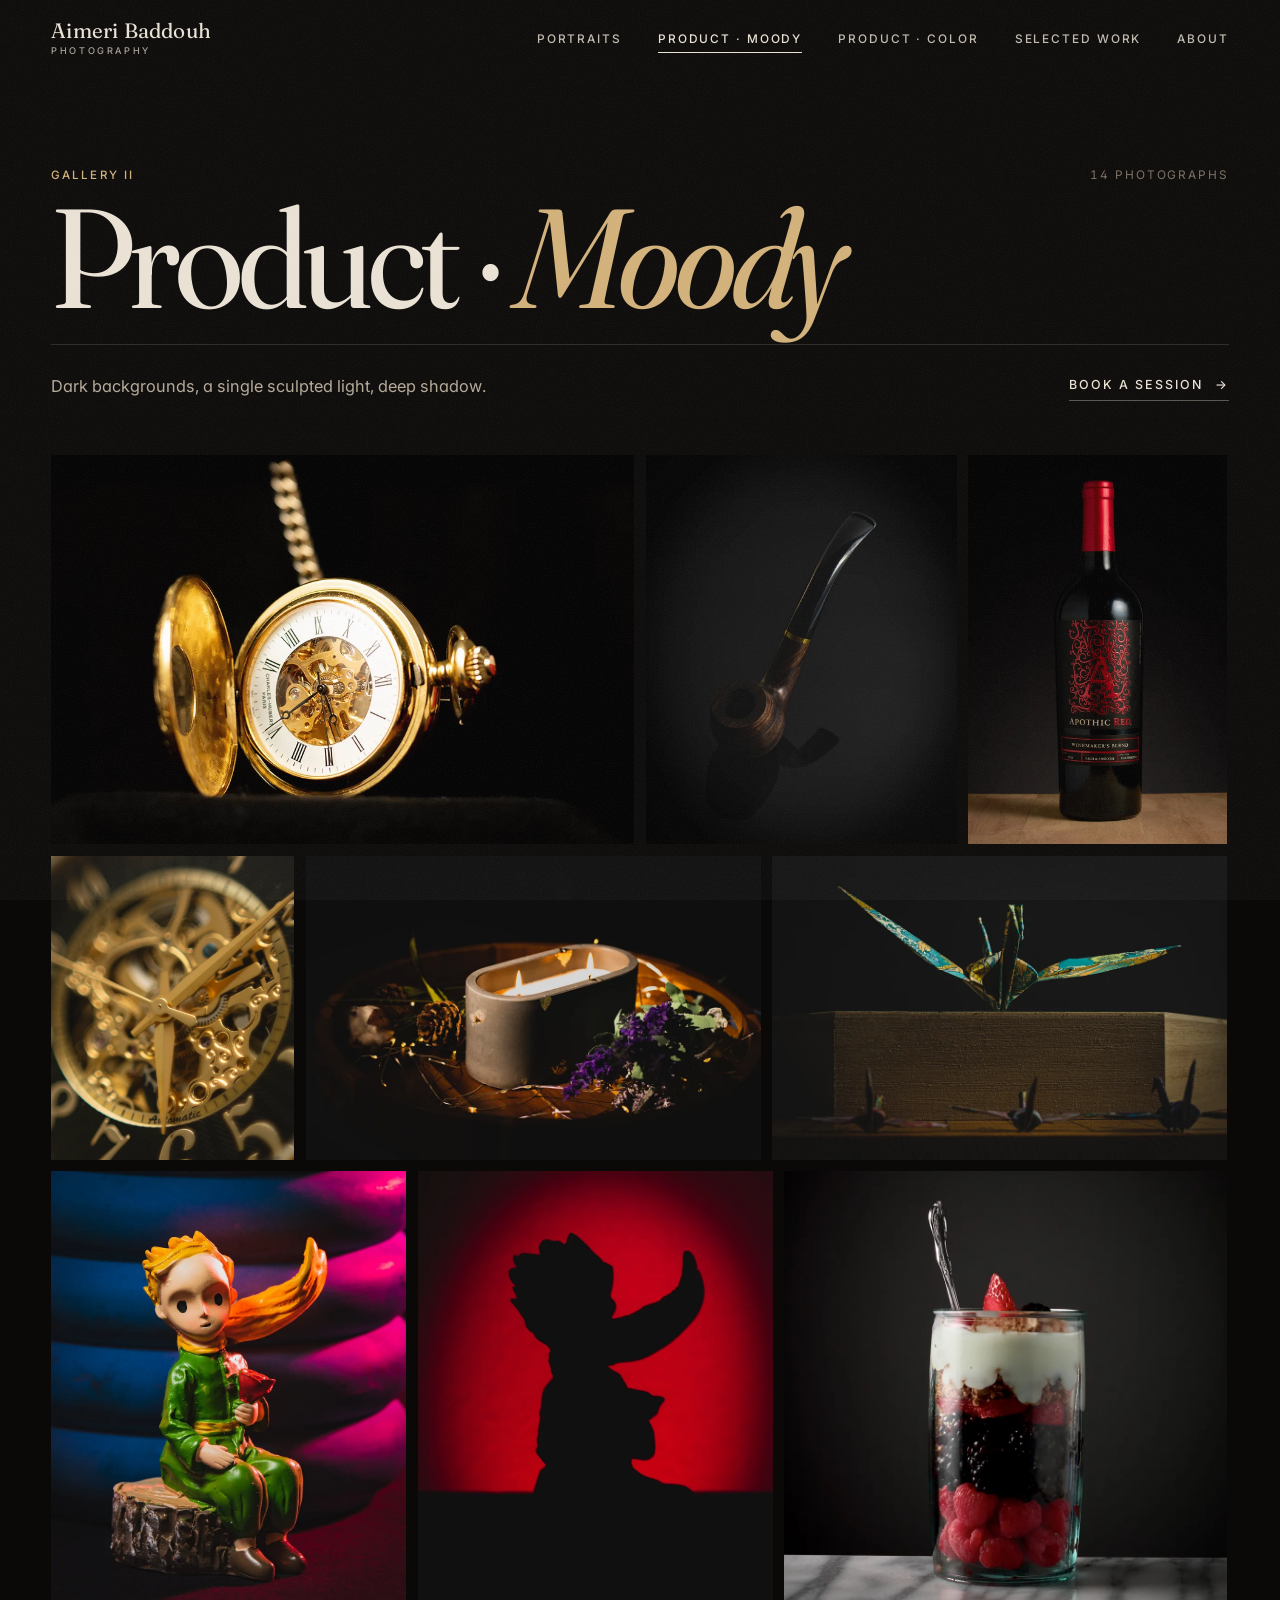
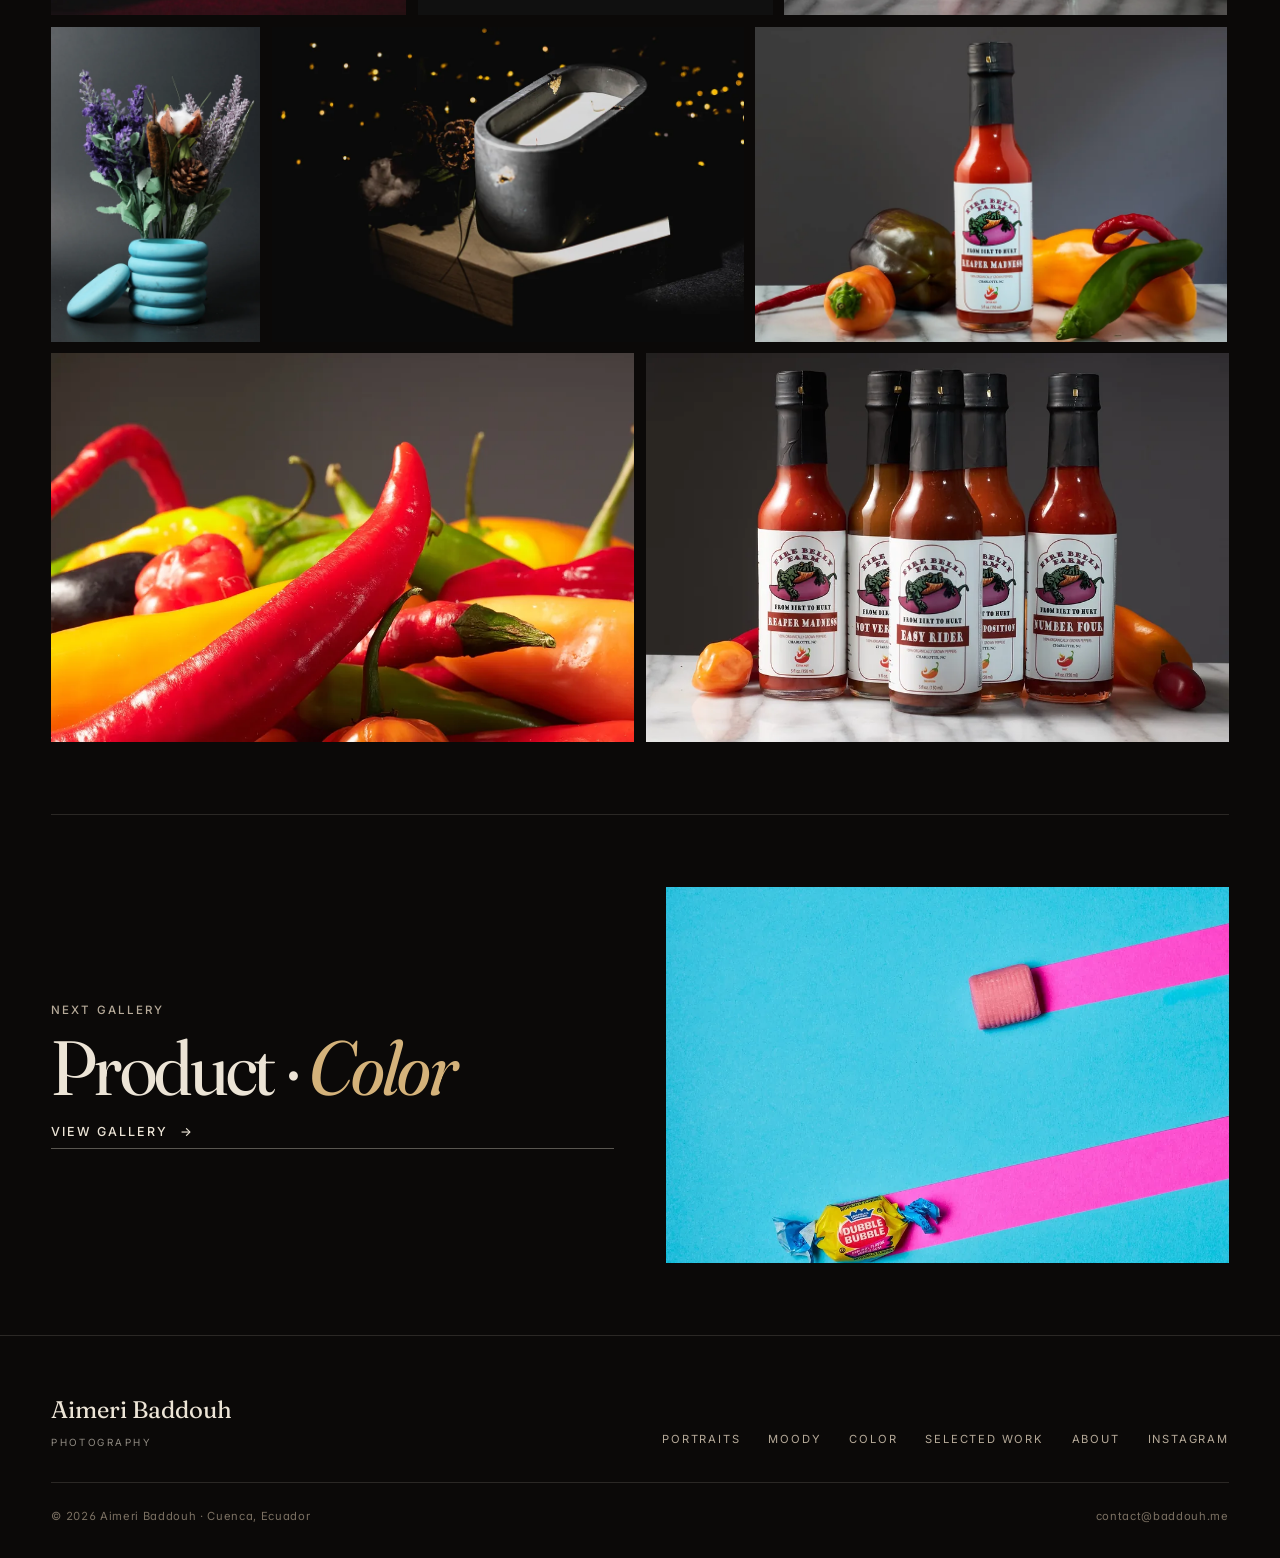
<file: moody.html>
<!DOCTYPE html>
<html lang="en" data-theme="dark">
<head>
  <meta charset="UTF-8">
  <meta name="viewport" content="width=device-width, initial-scale=1, viewport-fit=cover">
  <title>Product · Moody — Aimeri Baddouh Photography</title>
  <meta name="description" content="Dark, dramatic product photography by Aimeri Baddouh. Sculpted light, deep shadows, studio precision.">
  <meta name="theme-color" content="#0b0908">
  <link rel="icon" type="image/svg+xml" href="/favicon.svg">
  <link rel="canonical" href="https://aimeribaddouh.com/moody">

  <!-- Open Graph / social share -->
  <meta property="og:type" content="website">
  <meta property="og:site_name" content="Aimeri Baddouh Photography">
  <meta property="og:locale" content="en_US">
  <meta property="og:title" content="Product · Moody — Aimeri Baddouh Photography">
  <meta property="og:description" content="Dark backgrounds, a single sculpted light, deep shadow. Product photography by Aimeri Baddouh.">
  <meta property="og:image" content="https://aimeribaddouh.com/images/product-moody/pocket-watch.png">
  <meta property="og:url" content="https://aimeribaddouh.com/moody">
  <meta name="twitter:card" content="summary_large_image">
  <meta name="twitter:title" content="Product · Moody — Aimeri Baddouh Photography">
  <meta name="twitter:description" content="Dark backgrounds, a single sculpted light, deep shadow. Product photography by Aimeri Baddouh.">
  <meta name="twitter:image" content="https://aimeribaddouh.com/images/product-moody/pocket-watch.png">

  <link rel="preconnect" href="https://fonts.googleapis.com">
  <link rel="preconnect" href="https://fonts.gstatic.com" crossorigin>
  <link rel="stylesheet" href="https://fonts.googleapis.com/css2?family=Fraunces:ital,opsz,wght,SOFT,WONK@0,9..144,300..700,0..100,0..1;1,9..144,300..700,0..100,0..1&family=Inter:opsz,wght@14..32,300..600&display=swap">
  <link rel="stylesheet" href="/styles.css">
  <script>document.documentElement.classList.add('js')</script>

  <script type="application/ld+json">
{"@context":"https://schema.org","@graph":[{"@type":"Person","@id":"https://aimeribaddouh.com/#person","name":"Aimeri Baddouh","url":"https://aimeribaddouh.com/","image":"https://aimeribaddouh.com/images/about/photographer.jpeg","jobTitle":"Photographer","description":"Portrait and product photographer based in Cuenca, Ecuador. Studio and on-location work in English, Spanish, and Portuguese.","knowsLanguage":["English","Spanish","Portuguese"],"address":{"@type":"PostalAddress","addressLocality":"Cuenca","addressCountry":"EC"},"sameAs":["https://instagram.com/aimeribaddouh","https://www.facebook.com/61594094006769/"]},{"@type":"ProfessionalService","@id":"https://aimeribaddouh.com/#business","name":"Aimeri Baddouh Photography","url":"https://aimeribaddouh.com/","image":"https://aimeribaddouh.com/images/hero/hero.jpeg","founder":{"@id":"https://aimeribaddouh.com/#person"},"areaServed":{"@type":"City","name":"Cuenca"},"address":{"@type":"PostalAddress","addressLocality":"Cuenca","addressRegion":"Azuay","addressCountry":"EC"},"sameAs":["https://instagram.com/aimeribaddouh","https://www.facebook.com/61594094006769/"]},{"@type":"WebSite","@id":"https://aimeribaddouh.com/#website","name":"Aimeri Baddouh Photography","url":"https://aimeribaddouh.com/","publisher":{"@id":"https://aimeribaddouh.com/#person"}}]}
  </script>
</head>
<body>

  <a class="skip" href="#main">Skip to content</a>

  <header class="nav">
    <a href="/" class="nav__logo">Aimeri Baddouh <small>Photography</small></a>
    <nav aria-label="Primary">
      <ul class="nav__links">
        <li><a href="/portraits">Portraits</a></li>
        <li><a href="/moody" aria-current="page">Product&nbsp;&middot; Moody</a></li>
        <li><a href="/color">Product&nbsp;&middot; Color</a></li>
        <li><a href="/selected-work">Selected Work</a></li>
        <li><a href="/about">About</a></li>
      </ul>
    </nav>
    <button type="button" class="nav__menu" aria-expanded="false" aria-controls="menu">
      <span class="label-closed">Menu</span><span class="label-open">Close</span><i aria-hidden="true"></i>
    </button>
  </header>

  <div class="menu" id="menu" aria-hidden="true">
    <ul class="menu__list">
      <li><a class="menu__link" href="/portraits" style="--i:0"><small>01</small>Portraits<img class="menu__thumb" src="/images/opt/portraits/dark-coat-480.webp" alt="" loading="lazy" decoding="async"></a></li>
      <li><a class="menu__link" href="/moody" style="--i:1"><small>02</small>Product&nbsp;&middot; Moody<img class="menu__thumb" src="/images/opt/product-moody/pocket-watch-480.webp" alt="" loading="lazy" decoding="async"></a></li>
      <li><a class="menu__link" href="/color" style="--i:2"><small>03</small>Product&nbsp;&middot; Color<img class="menu__thumb" src="/images/opt/product-pop/tarot-sun-480.webp" alt="" loading="lazy" decoding="async"></a></li>
      <li><a class="menu__link" href="/selected-work" style="--i:3"><small>04</small>Selected Work<img class="menu__thumb" src="/images/opt/product-pop/fan-earrings-480.webp" alt="" loading="lazy" decoding="async"></a></li>
      <li><a class="menu__link" href="/about" style="--i:4"><small>05</small>About<img class="menu__thumb" src="/images/opt/about/photographer-480.webp" alt="" loading="lazy" decoding="async"></a></li>
    </ul>
    <div class="menu__foot">
      <a href="mailto:contact@baddouh.me">contact@baddouh.me</a>
      <a href="https://instagram.com/aimeribaddouh" target="_blank" rel="noopener">Instagram</a>
      <span>Cuenca, Ecuador</span>
    </div>
  </div>

  <main id="main">
    <header class="ghead wrap">
      <div class="ghead__top">
        <p class="eyebrow eyebrow--accent">Gallery II</p>
        <p class="ghead__count mono">14 photographs</p>
      </div>
      <h1 class="ghead__title">Product&nbsp;&middot; <em>Moody</em></h1>
      <div class="ghead__row">
        <p class="ghead__desc">Dark backgrounds, a single sculpted light, deep shadow.</p>
        <a class="btn" href="/about#contact">Book a session <span class="arrow" aria-hidden="true">&rarr;</span></a>
      </div>
    </header>

    <section class="gallery wrap" data-lightbox aria-label="Product · Moody — Aimeri Baddouh Photography gallery">
      <div class="justified" data-rows="0.5,0.4,0.58">
<figure class="ph ph--lead" data-w="1920" data-h="1280" style="--avg:#382D1E;background-image:url([data-uri])">
    <a class="ph__link" href="/images/opt/product-moody/pocket-watch-1920.webp" data-srcset="/images/opt/product-moody/pocket-watch-480.webp 480w, /images/opt/product-moody/pocket-watch-960.webp 960w, /images/opt/product-moody/pocket-watch-1440.webp 1440w, /images/opt/product-moody/pocket-watch-1920.webp 1920w" data-caption="Gold pocket watch on black velvet" aria-label="Open: Gold pocket watch on black velvet"><img src="/images/opt/product-moody/pocket-watch-960.webp" srcset="/images/opt/product-moody/pocket-watch-480.webp 480w, /images/opt/product-moody/pocket-watch-960.webp 960w, /images/opt/product-moody/pocket-watch-1440.webp 1440w, /images/opt/product-moody/pocket-watch-1920.webp 1920w" sizes="(max-width: 719px) 100vw, 45vw" width="1920" height="1280" alt="Gold pocket watch on black velvet" loading="lazy" decoding="async"></a>
    <figcaption class="ph__cap"><span>Gold pocket watch on black velvet</span><span class="mono">01 / 14</span></figcaption>
  </figure>
<figure class="ph" data-w="1536" data-h="1920" style="--avg:#131313;background-image:url([data-uri])">
    <a class="ph__link" href="/images/opt/product-moody/pipe-1536.webp" data-srcset="/images/opt/product-moody/pipe-480.webp 480w, /images/opt/product-moody/pipe-960.webp 960w, /images/opt/product-moody/pipe-1440.webp 1440w, /images/opt/product-moody/pipe-1536.webp 1536w" data-caption="Tobacco pipe, single sculpted light" aria-label="Open: Tobacco pipe, single sculpted light"><img src="/images/opt/product-moody/pipe-960.webp" srcset="/images/opt/product-moody/pipe-480.webp 480w, /images/opt/product-moody/pipe-960.webp 960w, /images/opt/product-moody/pipe-1440.webp 1440w, /images/opt/product-moody/pipe-1536.webp 1536w" sizes="(max-width: 719px) 50vw, 45vw" width="1536" height="1920" alt="Tobacco pipe, single sculpted light" loading="lazy" decoding="async"></a>
    <figcaption class="ph__cap"><span>Tobacco pipe, single sculpted light</span><span class="mono">02 / 14</span></figcaption>
  </figure>
<figure class="ph" data-w="1280" data-h="1920" style="--avg:#1C110E;background-image:url([data-uri])">
    <a class="ph__link" href="/images/opt/product-moody/wine-1280.webp" data-srcset="/images/opt/product-moody/wine-480.webp 480w, /images/opt/product-moody/wine-960.webp 960w, /images/opt/product-moody/wine-1280.webp 1280w" data-caption="Apothic Red, dark studio" aria-label="Open: Apothic Red, dark studio"><img src="/images/opt/product-moody/wine-960.webp" srcset="/images/opt/product-moody/wine-480.webp 480w, /images/opt/product-moody/wine-960.webp 960w, /images/opt/product-moody/wine-1280.webp 1280w" sizes="(max-width: 719px) 50vw, 45vw" width="1280" height="1920" alt="Apothic Red, dark studio" loading="lazy" decoding="async"></a>
    <figcaption class="ph__cap"><span>Apothic Red, dark studio</span><span class="mono">03 / 14</span></figcaption>
  </figure>
<figure class="ph" data-w="1536" data-h="1920" style="--avg:#6B532C;background-image:url([data-uri])">
    <a class="ph__link" href="/images/opt/product-moody/watch-macro-1536.webp" data-srcset="/images/opt/product-moody/watch-macro-480.webp 480w, /images/opt/product-moody/watch-macro-960.webp 960w, /images/opt/product-moody/watch-macro-1440.webp 1440w, /images/opt/product-moody/watch-macro-1536.webp 1536w" data-caption="Watch movement macro, gold gears and hands" aria-label="Open: Watch movement macro, gold gears and hands"><img src="/images/opt/product-moody/watch-macro-960.webp" srcset="/images/opt/product-moody/watch-macro-480.webp 480w, /images/opt/product-moody/watch-macro-960.webp 960w, /images/opt/product-moody/watch-macro-1440.webp 1440w, /images/opt/product-moody/watch-macro-1536.webp 1536w" sizes="(max-width: 719px) 50vw, 45vw" width="1536" height="1920" alt="Watch movement macro, gold gears and hands" loading="lazy" decoding="async"></a>
    <figcaption class="ph__cap"><span>Watch movement macro, gold gears and hands</span><span class="mono">04 / 14</span></figcaption>
  </figure>
<figure class="ph" data-w="1920" data-h="1280" style="--avg:#2C221A;background-image:url([data-uri])">
    <a class="ph__link" href="/images/opt/product-moody/candle-flowers-1920.webp" data-srcset="/images/opt/product-moody/candle-flowers-480.webp 480w, /images/opt/product-moody/candle-flowers-960.webp 960w, /images/opt/product-moody/candle-flowers-1440.webp 1440w, /images/opt/product-moody/candle-flowers-1920.webp 1920w" data-caption="Lit candle with dried flowers and fairy lights" aria-label="Open: Lit candle with dried flowers and fairy lights"><img src="/images/opt/product-moody/candle-flowers-960.webp" srcset="/images/opt/product-moody/candle-flowers-480.webp 480w, /images/opt/product-moody/candle-flowers-960.webp 960w, /images/opt/product-moody/candle-flowers-1440.webp 1440w, /images/opt/product-moody/candle-flowers-1920.webp 1920w" sizes="(max-width: 719px) 50vw, 45vw" width="1920" height="1280" alt="Lit candle with dried flowers and fairy lights" loading="lazy" decoding="async"></a>
    <figcaption class="ph__cap"><span>Lit candle with dried flowers and fairy lights</span><span class="mono">05 / 14</span></figcaption>
  </figure>
<figure class="ph" data-w="1920" data-h="1280" style="--avg:#26221B;background-image:url([data-uri])">
    <a class="ph__link" href="/images/opt/product-moody/origami-1920.webp" data-srcset="/images/opt/product-moody/origami-480.webp 480w, /images/opt/product-moody/origami-960.webp 960w, /images/opt/product-moody/origami-1440.webp 1440w, /images/opt/product-moody/origami-1920.webp 1920w" data-caption="Origami cranes on a wooden box" aria-label="Open: Origami cranes on a wooden box"><img src="/images/opt/product-moody/origami-960.webp" srcset="/images/opt/product-moody/origami-480.webp 480w, /images/opt/product-moody/origami-960.webp 960w, /images/opt/product-moody/origami-1440.webp 1440w, /images/opt/product-moody/origami-1920.webp 1920w" sizes="(max-width: 719px) 50vw, 45vw" width="1920" height="1280" alt="Origami cranes on a wooden box" loading="lazy" decoding="async"></a>
    <figcaption class="ph__cap"><span>Origami cranes on a wooden box</span><span class="mono">06 / 14</span></figcaption>
  </figure>
<figure class="ph" data-w="1536" data-h="1920" style="--avg:#422A2C;background-image:url([data-uri])">
    <a class="ph__link" href="/images/opt/product-moody/petit-prince-1536.webp" data-srcset="/images/opt/product-moody/petit-prince-480.webp 480w, /images/opt/product-moody/petit-prince-960.webp 960w, /images/opt/product-moody/petit-prince-1440.webp 1440w, /images/opt/product-moody/petit-prince-1536.webp 1536w" data-caption="The Little Prince, gelled light" aria-label="Open: The Little Prince, gelled light"><img src="/images/opt/product-moody/petit-prince-960.webp" srcset="/images/opt/product-moody/petit-prince-480.webp 480w, /images/opt/product-moody/petit-prince-960.webp 960w, /images/opt/product-moody/petit-prince-1440.webp 1440w, /images/opt/product-moody/petit-prince-1536.webp 1536w" sizes="(max-width: 719px) 50vw, 45vw" width="1536" height="1920" alt="The Little Prince, gelled light" loading="lazy" decoding="async"></a>
    <figcaption class="ph__cap"><span>The Little Prince, gelled light</span><span class="mono">07 / 14</span></figcaption>
  </figure>
<figure class="ph" data-w="1536" data-h="1920" style="--avg:#490911;background-image:url([data-uri])">
    <a class="ph__link" href="/images/opt/product-moody/silhouette-red-1536.webp" data-srcset="/images/opt/product-moody/silhouette-red-480.webp 480w, /images/opt/product-moody/silhouette-red-960.webp 960w, /images/opt/product-moody/silhouette-red-1440.webp 1440w, /images/opt/product-moody/silhouette-red-1536.webp 1536w" data-caption="Figurine silhouette against deep red backlight" aria-label="Open: Figurine silhouette against deep red backlight"><img src="/images/opt/product-moody/silhouette-red-960.webp" srcset="/images/opt/product-moody/silhouette-red-480.webp 480w, /images/opt/product-moody/silhouette-red-960.webp 960w, /images/opt/product-moody/silhouette-red-1440.webp 1440w, /images/opt/product-moody/silhouette-red-1536.webp 1536w" sizes="(max-width: 719px) 50vw, 45vw" width="1536" height="1920" alt="Figurine silhouette against deep red backlight" loading="lazy" decoding="async"></a>
    <figcaption class="ph__cap"><span>Figurine silhouette against deep red backlight</span><span class="mono">08 / 14</span></figcaption>
  </figure>
<figure class="ph" data-w="1920" data-h="1920" style="--avg:#312A29;background-image:url([data-uri])">
    <a class="ph__link" href="/images/opt/product-moody/parfait-1920.webp" data-srcset="/images/opt/product-moody/parfait-480.webp 480w, /images/opt/product-moody/parfait-960.webp 960w, /images/opt/product-moody/parfait-1440.webp 1440w, /images/opt/product-moody/parfait-1920.webp 1920w" data-caption="Berry parfait on a dark gradient" aria-label="Open: Berry parfait on a dark gradient"><img src="/images/opt/product-moody/parfait-960.webp" srcset="/images/opt/product-moody/parfait-480.webp 480w, /images/opt/product-moody/parfait-960.webp 960w, /images/opt/product-moody/parfait-1440.webp 1440w, /images/opt/product-moody/parfait-1920.webp 1920w" sizes="(max-width: 719px) 50vw, 45vw" width="1920" height="1920" alt="Berry parfait on a dark gradient" loading="lazy" decoding="async"></a>
    <figcaption class="ph__cap"><span>Berry parfait on a dark gradient</span><span class="mono">09 / 14</span></figcaption>
  </figure>
<figure class="ph" data-w="1280" data-h="1920" style="--avg:#404B4D;background-image:url([data-uri])">
    <a class="ph__link" href="/images/opt/product-moody/flower-vase-1280.webp" data-srcset="/images/opt/product-moody/flower-vase-480.webp 480w, /images/opt/product-moody/flower-vase-960.webp 960w, /images/opt/product-moody/flower-vase-1280.webp 1280w" data-caption="Flowers in a teal ceramic vase" aria-label="Open: Flowers in a teal ceramic vase"><img src="/images/opt/product-moody/flower-vase-960.webp" srcset="/images/opt/product-moody/flower-vase-480.webp 480w, /images/opt/product-moody/flower-vase-960.webp 960w, /images/opt/product-moody/flower-vase-1280.webp 1280w" sizes="(max-width: 719px) 50vw, 45vw" width="1280" height="1920" alt="Flowers in a teal ceramic vase" loading="lazy" decoding="async"></a>
    <figcaption class="ph__cap"><span>Flowers in a teal ceramic vase</span><span class="mono">10 / 14</span></figcaption>
  </figure>
<figure class="ph" data-w="1920" data-h="1280" style="--avg:#23201D;background-image:url([data-uri])">
    <a class="ph__link" href="/images/opt/product-moody/candle-bokeh-1920.webp" data-srcset="/images/opt/product-moody/candle-bokeh-480.webp 480w, /images/opt/product-moody/candle-bokeh-960.webp 960w, /images/opt/product-moody/candle-bokeh-1440.webp 1440w, /images/opt/product-moody/candle-bokeh-1920.webp 1920w" data-caption="Concrete candle with bokeh fairy lights" aria-label="Open: Concrete candle with bokeh fairy lights"><img src="/images/opt/product-moody/candle-bokeh-960.webp" srcset="/images/opt/product-moody/candle-bokeh-480.webp 480w, /images/opt/product-moody/candle-bokeh-960.webp 960w, /images/opt/product-moody/candle-bokeh-1440.webp 1440w, /images/opt/product-moody/candle-bokeh-1920.webp 1920w" sizes="(max-width: 719px) 50vw, 45vw" width="1920" height="1280" alt="Concrete candle with bokeh fairy lights" loading="lazy" decoding="async"></a>
    <figcaption class="ph__cap"><span>Concrete candle with bokeh fairy lights</span><span class="mono">11 / 14</span></figcaption>
  </figure>
<figure class="ph" data-w="1920" data-h="1280" style="--avg:#5F524A;background-image:url([data-uri])">
    <a class="ph__link" href="/images/opt/product-moody/hotsauce-hero-1920.webp" data-srcset="/images/opt/product-moody/hotsauce-hero-480.webp 480w, /images/opt/product-moody/hotsauce-hero-960.webp 960w, /images/opt/product-moody/hotsauce-hero-1440.webp 1440w, /images/opt/product-moody/hotsauce-hero-1920.webp 1920w" data-caption="Firebelly Farms hot sauce, hero shot with peppers" aria-label="Open: Firebelly Farms hot sauce, hero shot with peppers"><img src="/images/opt/product-moody/hotsauce-hero-960.webp" srcset="/images/opt/product-moody/hotsauce-hero-480.webp 480w, /images/opt/product-moody/hotsauce-hero-960.webp 960w, /images/opt/product-moody/hotsauce-hero-1440.webp 1440w, /images/opt/product-moody/hotsauce-hero-1920.webp 1920w" sizes="(max-width: 719px) 50vw, 45vw" width="1920" height="1280" alt="Firebelly Farms hot sauce, hero shot with peppers" loading="lazy" decoding="async"></a>
    <figcaption class="ph__cap"><span>Firebelly Farms hot sauce, hero shot with peppers</span><span class="mono">12 / 14</span></figcaption>
  </figure>
<figure class="ph" data-w="1920" data-h="1280" style="--avg:#914B2A;background-image:url([data-uri])">
    <a class="ph__link" href="/images/opt/product-moody/peppers-1920.webp" data-srcset="/images/opt/product-moody/peppers-480.webp 480w, /images/opt/product-moody/peppers-960.webp 960w, /images/opt/product-moody/peppers-1440.webp 1440w, /images/opt/product-moody/peppers-1920.webp 1920w" data-caption="Fresh peppers, close-up" aria-label="Open: Fresh peppers, close-up"><img src="/images/opt/product-moody/peppers-960.webp" srcset="/images/opt/product-moody/peppers-480.webp 480w, /images/opt/product-moody/peppers-960.webp 960w, /images/opt/product-moody/peppers-1440.webp 1440w, /images/opt/product-moody/peppers-1920.webp 1920w" sizes="(max-width: 719px) 50vw, 45vw" width="1920" height="1280" alt="Fresh peppers, close-up" loading="lazy" decoding="async"></a>
    <figcaption class="ph__cap"><span>Fresh peppers, close-up</span><span class="mono">13 / 14</span></figcaption>
  </figure>
<figure class="ph" data-w="1920" data-h="1280" style="--avg:#695855;background-image:url([data-uri])">
    <a class="ph__link" href="/images/opt/product-moody/hotsauce-lineup-1920.webp" data-srcset="/images/opt/product-moody/hotsauce-lineup-480.webp 480w, /images/opt/product-moody/hotsauce-lineup-960.webp 960w, /images/opt/product-moody/hotsauce-lineup-1440.webp 1440w, /images/opt/product-moody/hotsauce-lineup-1920.webp 1920w" data-caption="Firebelly Farms, the full lineup" aria-label="Open: Firebelly Farms, the full lineup"><img src="/images/opt/product-moody/hotsauce-lineup-960.webp" srcset="/images/opt/product-moody/hotsauce-lineup-480.webp 480w, /images/opt/product-moody/hotsauce-lineup-960.webp 960w, /images/opt/product-moody/hotsauce-lineup-1440.webp 1440w, /images/opt/product-moody/hotsauce-lineup-1920.webp 1920w" sizes="(max-width: 719px) 50vw, 45vw" width="1920" height="1280" alt="Firebelly Farms, the full lineup" loading="lazy" decoding="async"></a>
    <figcaption class="ph__cap"><span>Firebelly Farms, the full lineup</span><span class="mono">14 / 14</span></figcaption>
  </figure>
      </div>
    </section>

    <section class="gnext wrap">
      <a class="gnext__link" href="/color">
        <span class="gnext__text">
          <span class="eyebrow">Next gallery</span>
          <span class="gnext__title display">Product&nbsp;&middot; <em>Color</em></span>
          <span class="btn">View gallery <span class="arrow" aria-hidden="true">&rarr;</span></span>
        </span>
        <figure class="ph" data-w="1920" data-h="1920" style="--avg:#54B7DB;background-image:url([data-uri])">
    <span class="ph__frame"><img src="/images/opt/product-pop/bubblegum-960.webp" srcset="/images/opt/product-pop/bubblegum-480.webp 480w, /images/opt/product-pop/bubblegum-960.webp 960w, /images/opt/product-pop/bubblegum-1440.webp 1440w, /images/opt/product-pop/bubblegum-1920.webp 1920w" sizes="(min-width: 720px) 50vw, 100vw" width="1920" height="1920" alt="" loading="lazy" decoding="async"></span>
  </figure>
      </a>
    </section>
  </main>

  <footer class="footer">
    <div class="wrap footer__inner">
      <p class="footer__name">Aimeri Baddouh <small>Photography</small></p>
      <ul class="footer__links">
        <li><a href="/portraits">Portraits</a></li>
        <li><a href="/moody">Moody</a></li>
        <li><a href="/color">Color</a></li>
        <li><a href="/selected-work">Selected Work</a></li>
        <li><a href="/about">About</a></li>
        <li><a href="https://instagram.com/aimeribaddouh" target="_blank" rel="noopener">Instagram</a></li>
      </ul>
      <p class="footer__copy"><span>&copy; 2026 Aimeri Baddouh &middot; Cuenca, Ecuador</span><a href="mailto:contact@baddouh.me">contact@baddouh.me</a></p>
    </div>
  </footer>

  <script src="/site.js" defer></script>
</body>
</html>
</file>
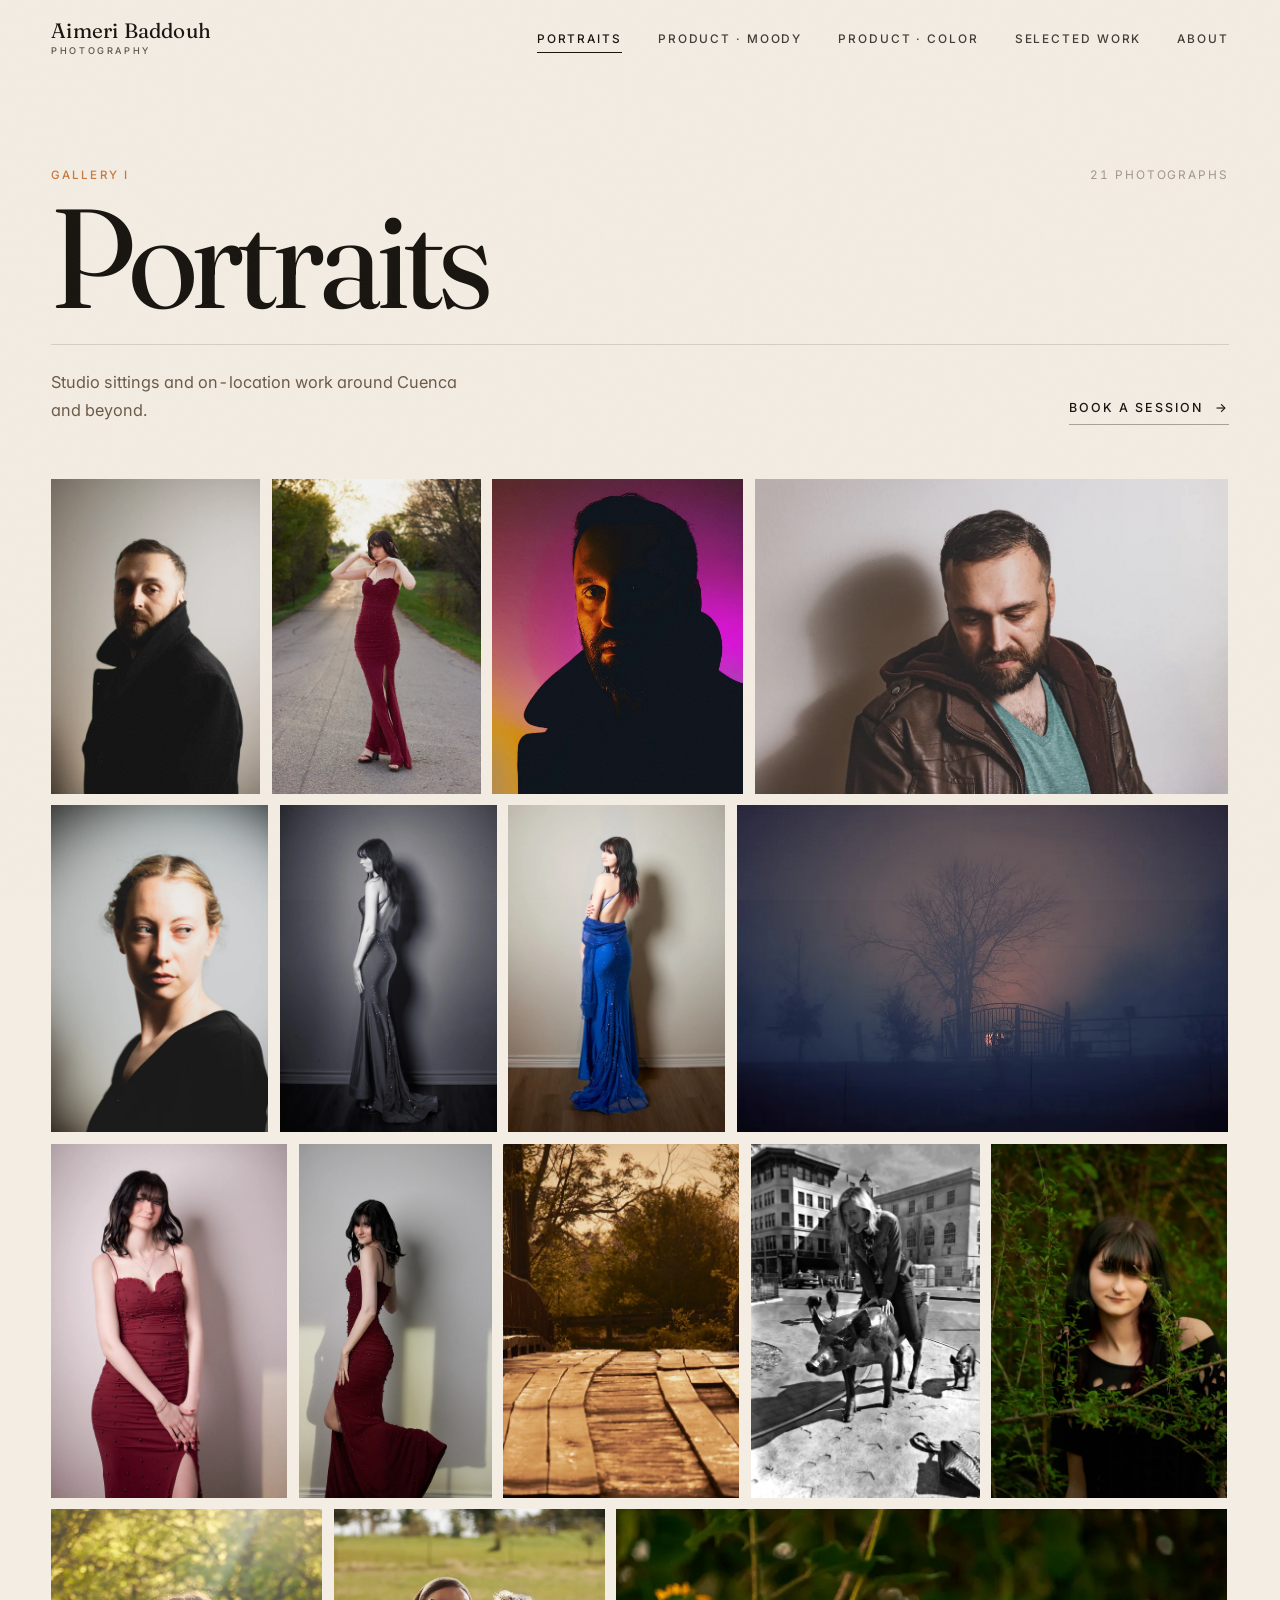
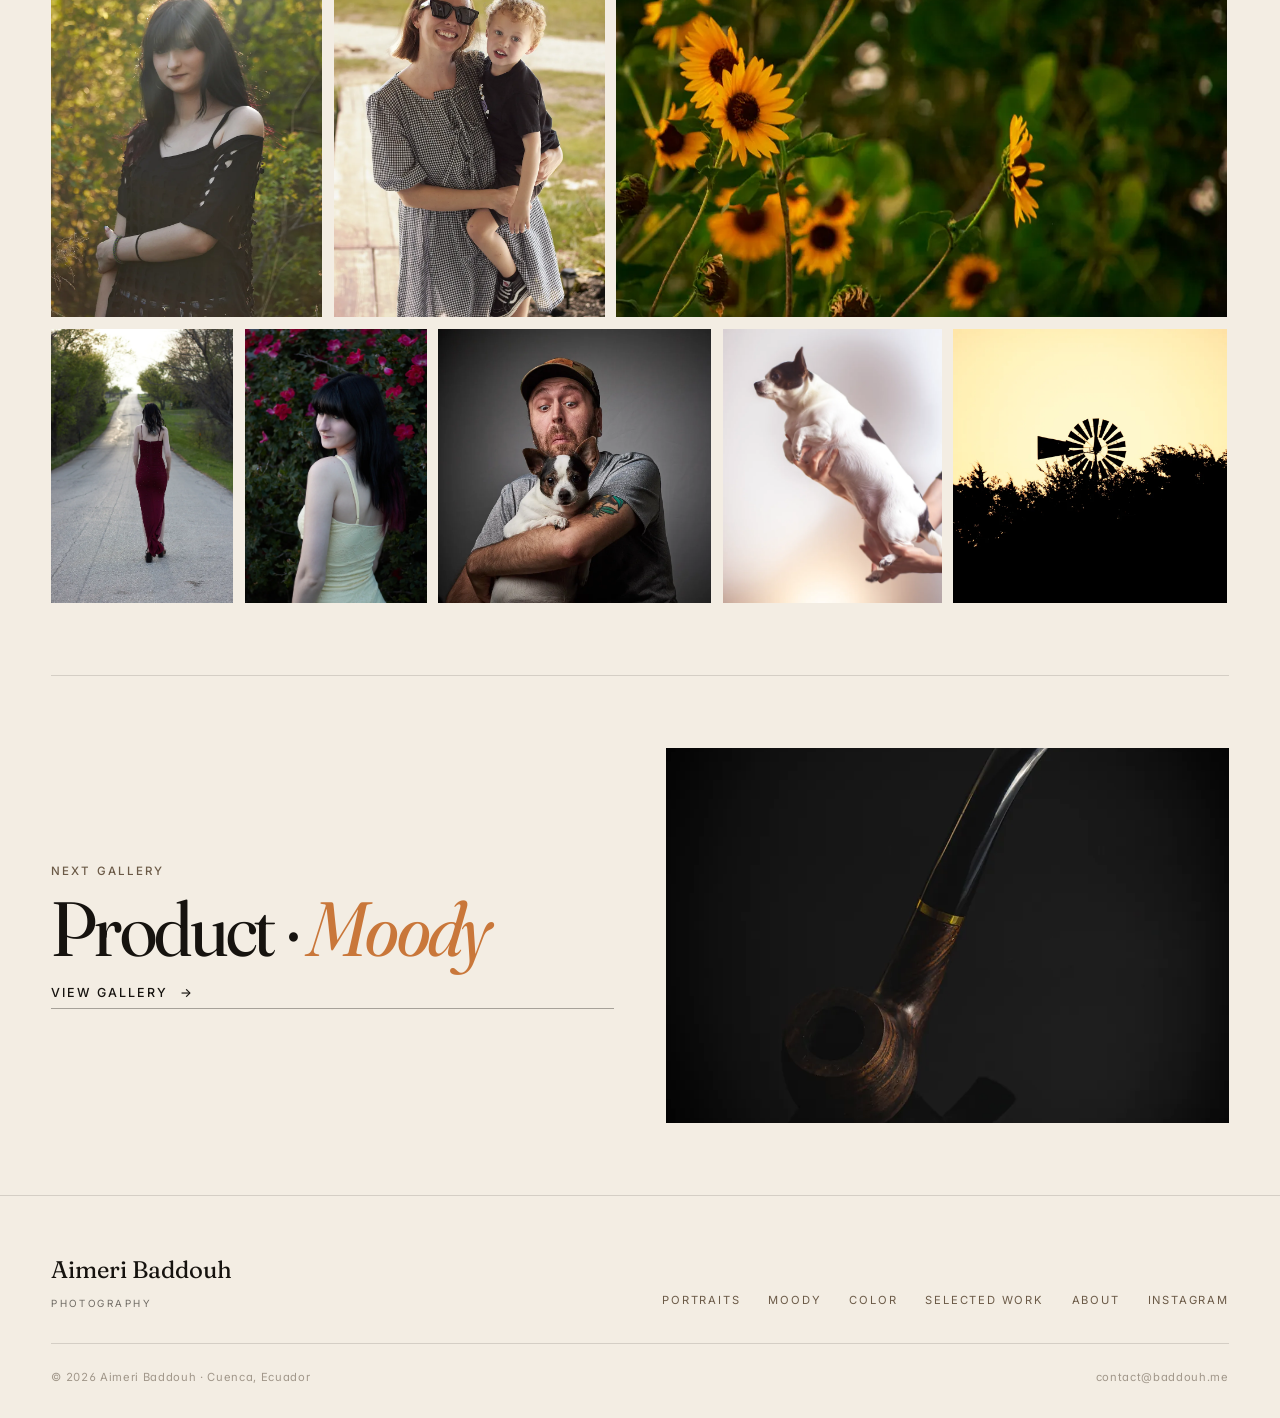
<file: portraits.html>
<!DOCTYPE html>
<html lang="en" data-theme="cream">
<head>
  <meta charset="UTF-8">
  <meta name="viewport" content="width=device-width, initial-scale=1, viewport-fit=cover">
  <title>Portraits — Aimeri Baddouh Photography</title>
  <meta name="description" content="Portrait photography by Aimeri Baddouh. Studio and on-location sessions. Cuenca, Ecuador.">
  <meta name="theme-color" content="#f3ede3">
  <link rel="icon" type="image/svg+xml" href="/favicon.svg">
  <link rel="canonical" href="https://aimeribaddouh.com/portraits">

  <!-- Open Graph / social share -->
  <meta property="og:type" content="website">
  <meta property="og:site_name" content="Aimeri Baddouh Photography">
  <meta property="og:locale" content="en_US">
  <meta property="og:title" content="Portraits — Aimeri Baddouh Photography">
  <meta property="og:description" content="Studio sittings and on-location portrait work around Cuenca and beyond.">
  <meta property="og:image" content="https://aimeribaddouh.com/images/portraits/dark-coat.png">
  <meta property="og:url" content="https://aimeribaddouh.com/portraits">
  <meta name="twitter:card" content="summary_large_image">
  <meta name="twitter:title" content="Portraits — Aimeri Baddouh Photography">
  <meta name="twitter:description" content="Studio sittings and on-location portrait work around Cuenca and beyond.">
  <meta name="twitter:image" content="https://aimeribaddouh.com/images/portraits/dark-coat.png">

  <link rel="preconnect" href="https://fonts.googleapis.com">
  <link rel="preconnect" href="https://fonts.gstatic.com" crossorigin>
  <link rel="stylesheet" href="https://fonts.googleapis.com/css2?family=Fraunces:ital,opsz,wght,SOFT,WONK@0,9..144,300..700,0..100,0..1;1,9..144,300..700,0..100,0..1&family=Inter:opsz,wght@14..32,300..600&display=swap">
  <link rel="stylesheet" href="/styles.css">
  <script>document.documentElement.classList.add('js')</script>

  <script type="application/ld+json">
{"@context":"https://schema.org","@graph":[{"@type":"Person","@id":"https://aimeribaddouh.com/#person","name":"Aimeri Baddouh","url":"https://aimeribaddouh.com/","image":"https://aimeribaddouh.com/images/about/photographer.jpeg","jobTitle":"Photographer","description":"Portrait and product photographer based in Cuenca, Ecuador. Studio and on-location work in English, Spanish, and Portuguese.","knowsLanguage":["English","Spanish","Portuguese"],"address":{"@type":"PostalAddress","addressLocality":"Cuenca","addressCountry":"EC"},"sameAs":["https://instagram.com/aimeribaddouh","https://www.facebook.com/61594094006769/"]},{"@type":"ProfessionalService","@id":"https://aimeribaddouh.com/#business","name":"Aimeri Baddouh Photography","url":"https://aimeribaddouh.com/","image":"https://aimeribaddouh.com/images/hero/hero.jpeg","founder":{"@id":"https://aimeribaddouh.com/#person"},"areaServed":{"@type":"City","name":"Cuenca"},"address":{"@type":"PostalAddress","addressLocality":"Cuenca","addressRegion":"Azuay","addressCountry":"EC"},"sameAs":["https://instagram.com/aimeribaddouh","https://www.facebook.com/61594094006769/"]},{"@type":"WebSite","@id":"https://aimeribaddouh.com/#website","name":"Aimeri Baddouh Photography","url":"https://aimeribaddouh.com/","publisher":{"@id":"https://aimeribaddouh.com/#person"}}]}
  </script>
</head>
<body>

  <a class="skip" href="#main">Skip to content</a>

  <header class="nav">
    <a href="/" class="nav__logo">Aimeri Baddouh <small>Photography</small></a>
    <nav aria-label="Primary">
      <ul class="nav__links">
        <li><a href="/portraits" aria-current="page">Portraits</a></li>
        <li><a href="/moody">Product&nbsp;&middot; Moody</a></li>
        <li><a href="/color">Product&nbsp;&middot; Color</a></li>
        <li><a href="/selected-work">Selected Work</a></li>
        <li><a href="/about">About</a></li>
      </ul>
    </nav>
    <button type="button" class="nav__menu" aria-expanded="false" aria-controls="menu">
      <span class="label-closed">Menu</span><span class="label-open">Close</span><i aria-hidden="true"></i>
    </button>
  </header>

  <div class="menu" id="menu" aria-hidden="true">
    <ul class="menu__list">
      <li><a class="menu__link" href="/portraits" style="--i:0"><small>01</small>Portraits<img class="menu__thumb" src="/images/opt/portraits/dark-coat-480.webp" alt="" loading="lazy" decoding="async"></a></li>
      <li><a class="menu__link" href="/moody" style="--i:1"><small>02</small>Product&nbsp;&middot; Moody<img class="menu__thumb" src="/images/opt/product-moody/pocket-watch-480.webp" alt="" loading="lazy" decoding="async"></a></li>
      <li><a class="menu__link" href="/color" style="--i:2"><small>03</small>Product&nbsp;&middot; Color<img class="menu__thumb" src="/images/opt/product-pop/tarot-sun-480.webp" alt="" loading="lazy" decoding="async"></a></li>
      <li><a class="menu__link" href="/selected-work" style="--i:3"><small>04</small>Selected Work<img class="menu__thumb" src="/images/opt/product-pop/fan-earrings-480.webp" alt="" loading="lazy" decoding="async"></a></li>
      <li><a class="menu__link" href="/about" style="--i:4"><small>05</small>About<img class="menu__thumb" src="/images/opt/about/photographer-480.webp" alt="" loading="lazy" decoding="async"></a></li>
    </ul>
    <div class="menu__foot">
      <a href="mailto:contact@baddouh.me">contact@baddouh.me</a>
      <a href="https://instagram.com/aimeribaddouh" target="_blank" rel="noopener">Instagram</a>
      <span>Cuenca, Ecuador</span>
    </div>
  </div>

  <main id="main">
    <header class="ghead wrap">
      <div class="ghead__top">
        <p class="eyebrow eyebrow--accent">Gallery I</p>
        <p class="ghead__count mono">21 photographs</p>
      </div>
      <h1 class="ghead__title">Portraits</h1>
      <div class="ghead__row">
        <p class="ghead__desc">Studio sittings and on-location work around Cuenca and beyond.</p>
        <a class="btn" href="/about#contact">Book a session <span class="arrow" aria-hidden="true">&rarr;</span></a>
      </div>
    </header>

    <section class="gallery wrap" data-lightbox aria-label="Portraits — Aimeri Baddouh Photography gallery">
      <div class="justified" data-rows="0.56,0.38,0.46">
<figure class="ph ph--lead" data-w="1280" data-h="1920" style="--avg:#746E68;background-image:url([data-uri])">
    <a class="ph__link" href="/images/opt/portraits/dark-coat-1280.webp" data-srcset="/images/opt/portraits/dark-coat-480.webp 480w, /images/opt/portraits/dark-coat-960.webp 960w, /images/opt/portraits/dark-coat-1280.webp 1280w" data-caption="Man in a dark coat, dramatic half-light" aria-label="Open: Man in a dark coat, dramatic half-light"><img src="/images/opt/portraits/dark-coat-960.webp" srcset="/images/opt/portraits/dark-coat-480.webp 480w, /images/opt/portraits/dark-coat-960.webp 960w, /images/opt/portraits/dark-coat-1280.webp 1280w" sizes="(max-width: 719px) 100vw, 45vw" width="1280" height="1920" alt="Man in a dark coat, dramatic half-light" loading="lazy" decoding="async"></a>
    <figcaption class="ph__cap"><span>Man in a dark coat, dramatic half-light</span><span class="mono">01 / 21</span></figcaption>
  </figure>
<figure class="ph" data-w="1280" data-h="1920" style="--avg:#7E6F65;background-image:url([data-uri])">
    <a class="ph__link" href="/images/opt/portraits/red-dress-sunset-1280.webp" data-srcset="/images/opt/portraits/red-dress-sunset-480.webp 480w, /images/opt/portraits/red-dress-sunset-960.webp 960w, /images/opt/portraits/red-dress-sunset-1280.webp 1280w" data-caption="Red dress at golden hour on an open road" aria-label="Open: Red dress at golden hour on an open road"><img src="/images/opt/portraits/red-dress-sunset-960.webp" srcset="/images/opt/portraits/red-dress-sunset-480.webp 480w, /images/opt/portraits/red-dress-sunset-960.webp 960w, /images/opt/portraits/red-dress-sunset-1280.webp 1280w" sizes="(max-width: 719px) 50vw, 45vw" width="1280" height="1920" alt="Red dress at golden hour on an open road" loading="lazy" decoding="async"></a>
    <figcaption class="ph__cap"><span>Red dress at golden hour on an open road</span><span class="mono">02 / 21</span></figcaption>
  </figure>
<figure class="ph" data-w="1536" data-h="1920" style="--avg:#442031;background-image:url([data-uri])">
    <a class="ph__link" href="/images/opt/portraits/cyberpunk-1536.webp" data-srcset="/images/opt/portraits/cyberpunk-480.webp 480w, /images/opt/portraits/cyberpunk-960.webp 960w, /images/opt/portraits/cyberpunk-1440.webp 1440w, /images/opt/portraits/cyberpunk-1536.webp 1536w" data-caption="Peacoat and gelled light, cyberpunk portrait" aria-label="Open: Peacoat and gelled light, cyberpunk portrait"><img src="/images/opt/portraits/cyberpunk-960.webp" srcset="/images/opt/portraits/cyberpunk-480.webp 480w, /images/opt/portraits/cyberpunk-960.webp 960w, /images/opt/portraits/cyberpunk-1440.webp 1440w, /images/opt/portraits/cyberpunk-1536.webp 1536w" sizes="(max-width: 719px) 50vw, 45vw" width="1536" height="1920" alt="Peacoat and gelled light, cyberpunk portrait" loading="lazy" decoding="async"></a>
    <figcaption class="ph__cap"><span>Peacoat and gelled light, cyberpunk portrait</span><span class="mono">03 / 21</span></figcaption>
  </figure>
<figure class="ph" data-w="1920" data-h="1280" style="--avg:#908684;background-image:url([data-uri])">
    <a class="ph__link" href="/images/opt/portraits/leather-jacket-1920.webp" data-srcset="/images/opt/portraits/leather-jacket-480.webp 480w, /images/opt/portraits/leather-jacket-960.webp 960w, /images/opt/portraits/leather-jacket-1440.webp 1440w, /images/opt/portraits/leather-jacket-1920.webp 1920w" data-caption="Contemplative portrait, leather jacket" aria-label="Open: Contemplative portrait, leather jacket"><img src="/images/opt/portraits/leather-jacket-960.webp" srcset="/images/opt/portraits/leather-jacket-480.webp 480w, /images/opt/portraits/leather-jacket-960.webp 960w, /images/opt/portraits/leather-jacket-1440.webp 1440w, /images/opt/portraits/leather-jacket-1920.webp 1920w" sizes="(max-width: 719px) 50vw, 45vw" width="1920" height="1280" alt="Contemplative portrait, leather jacket" loading="lazy" decoding="async"></a>
    <figcaption class="ph__cap"><span>Contemplative portrait, leather jacket</span><span class="mono">04 / 21</span></figcaption>
  </figure>
<figure class="ph" data-w="1280" data-h="1920" style="--avg:#8F8984;background-image:url([data-uri])">
    <a class="ph__link" href="/images/opt/portraits/soft-light-1280.webp" data-srcset="/images/opt/portraits/soft-light-480.webp 480w, /images/opt/portraits/soft-light-960.webp 960w, /images/opt/portraits/soft-light-1280.webp 1280w" data-caption="Woman in soft directional light" aria-label="Open: Woman in soft directional light"><img src="/images/opt/portraits/soft-light-960.webp" srcset="/images/opt/portraits/soft-light-480.webp 480w, /images/opt/portraits/soft-light-960.webp 960w, /images/opt/portraits/soft-light-1280.webp 1280w" sizes="(max-width: 719px) 50vw, 45vw" width="1280" height="1920" alt="Woman in soft directional light" loading="lazy" decoding="async"></a>
    <figcaption class="ph__cap"><span>Woman in soft directional light</span><span class="mono">05 / 21</span></figcaption>
  </figure>
<figure class="ph" data-w="1280" data-h="1920" style="--avg:#4C4C53;background-image:url([data-uri])">
    <a class="ph__link" href="/images/opt/portraits/IMG_4087-1280.webp" data-srcset="/images/opt/portraits/IMG_4087-480.webp 480w, /images/opt/portraits/IMG_4087-960.webp 960w, /images/opt/portraits/IMG_4087-1280.webp 1280w" data-caption="Black and white portrait in a long dress, dramatic light" aria-label="Open: Black and white portrait in a long dress, dramatic light"><img src="/images/opt/portraits/IMG_4087-960.webp" srcset="/images/opt/portraits/IMG_4087-480.webp 480w, /images/opt/portraits/IMG_4087-960.webp 960w, /images/opt/portraits/IMG_4087-1280.webp 1280w" sizes="(max-width: 719px) 50vw, 45vw" width="1280" height="1920" alt="Black and white portrait in a long dress, dramatic light" loading="lazy" decoding="async"></a>
    <figcaption class="ph__cap"><span>Black and white portrait in a long dress, dramatic light</span><span class="mono">06 / 21</span></figcaption>
  </figure>
<figure class="ph" data-w="1600" data-h="2400" style="--avg:#838082;background-image:url([data-uri])">
    <a class="ph__link" href="/images/opt/portraits/blue-gown-1600.webp" data-srcset="/images/opt/portraits/blue-gown-480.webp 480w, /images/opt/portraits/blue-gown-960.webp 960w, /images/opt/portraits/blue-gown-1440.webp 1440w, /images/opt/portraits/blue-gown-1600.webp 1600w" data-caption="Blue gown, studio" aria-label="Open: Blue gown, studio"><img src="/images/opt/portraits/blue-gown-960.webp" srcset="/images/opt/portraits/blue-gown-480.webp 480w, /images/opt/portraits/blue-gown-960.webp 960w, /images/opt/portraits/blue-gown-1440.webp 1440w, /images/opt/portraits/blue-gown-1600.webp 1600w" sizes="(max-width: 719px) 50vw, 45vw" width="1600" height="2400" alt="Blue gown, studio" loading="lazy" decoding="async"></a>
    <figcaption class="ph__cap"><span>Blue gown, studio</span><span class="mono">07 / 21</span></figcaption>
  </figure>
<figure class="ph" data-w="1920" data-h="1280" style="--avg:#3D3C4C;background-image:url([data-uri])">
    <a class="ph__link" href="/images/opt/portraits/foggy-gate-1920.webp" data-srcset="/images/opt/portraits/foggy-gate-480.webp 480w, /images/opt/portraits/foggy-gate-960.webp 960w, /images/opt/portraits/foggy-gate-1440.webp 1440w, /images/opt/portraits/foggy-gate-1920.webp 1920w" data-caption="Foggy gate at dusk, Texas" aria-label="Open: Foggy gate at dusk, Texas"><img src="/images/opt/portraits/foggy-gate-960.webp" srcset="/images/opt/portraits/foggy-gate-480.webp 480w, /images/opt/portraits/foggy-gate-960.webp 960w, /images/opt/portraits/foggy-gate-1440.webp 1440w, /images/opt/portraits/foggy-gate-1920.webp 1920w" sizes="(max-width: 719px) 50vw, 45vw" width="1920" height="1280" alt="Foggy gate at dusk, Texas" loading="lazy" decoding="async"></a>
    <figcaption class="ph__cap"><span>Foggy gate at dusk, Texas</span><span class="mono">08 / 21</span></figcaption>
  </figure>
<figure class="ph" data-w="1280" data-h="1920" style="--avg:#A48287;background-image:url([data-uri])">
    <a class="ph__link" href="/images/opt/portraits/red-dress-studio-1280.webp" data-srcset="/images/opt/portraits/red-dress-studio-480.webp 480w, /images/opt/portraits/red-dress-studio-960.webp 960w, /images/opt/portraits/red-dress-studio-1280.webp 1280w" data-caption="Studio portrait in a red dress" aria-label="Open: Studio portrait in a red dress"><img src="/images/opt/portraits/red-dress-studio-960.webp" srcset="/images/opt/portraits/red-dress-studio-480.webp 480w, /images/opt/portraits/red-dress-studio-960.webp 960w, /images/opt/portraits/red-dress-studio-1280.webp 1280w" sizes="(max-width: 719px) 50vw, 45vw" width="1280" height="1920" alt="Studio portrait in a red dress" loading="lazy" decoding="async"></a>
    <figcaption class="ph__cap"><span>Studio portrait in a red dress</span><span class="mono">09 / 21</span></figcaption>
  </figure>
<figure class="ph" data-w="1310" data-h="2400" style="--avg:#837875;background-image:url([data-uri])">
    <a class="ph__link" href="/images/opt/portraits/red-dress-turn-1310.webp" data-srcset="/images/opt/portraits/red-dress-turn-480.webp 480w, /images/opt/portraits/red-dress-turn-960.webp 960w, /images/opt/portraits/red-dress-turn-1310.webp 1310w" data-caption="Red dress, over the shoulder" aria-label="Open: Red dress, over the shoulder"><img src="/images/opt/portraits/red-dress-turn-960.webp" srcset="/images/opt/portraits/red-dress-turn-480.webp 480w, /images/opt/portraits/red-dress-turn-960.webp 960w, /images/opt/portraits/red-dress-turn-1310.webp 1310w" sizes="(max-width: 719px) 50vw, 45vw" width="1310" height="2400" alt="Red dress, over the shoulder" loading="lazy" decoding="async"></a>
    <figcaption class="ph__cap"><span>Red dress, over the shoulder</span><span class="mono">10 / 21</span></figcaption>
  </figure>
<figure class="ph" data-w="1280" data-h="1920" style="--avg:#825C34;background-image:url([data-uri])">
    <a class="ph__link" href="/images/opt/portraits/evening-gown-1280.webp" data-srcset="/images/opt/portraits/evening-gown-480.webp 480w, /images/opt/portraits/evening-gown-960.webp 960w, /images/opt/portraits/evening-gown-1280.webp 1280w" data-caption="Wooden boardwalk at golden hour" aria-label="Open: Wooden boardwalk at golden hour"><img src="/images/opt/portraits/evening-gown-960.webp" srcset="/images/opt/portraits/evening-gown-480.webp 480w, /images/opt/portraits/evening-gown-960.webp 960w, /images/opt/portraits/evening-gown-1280.webp 1280w" sizes="(max-width: 719px) 50vw, 45vw" width="1280" height="1920" alt="Wooden boardwalk at golden hour" loading="lazy" decoding="async"></a>
    <figcaption class="ph__cap"><span>Wooden boardwalk at golden hour</span><span class="mono">11 / 21</span></figcaption>
  </figure>
<figure class="ph" data-w="1246" data-h="1920" style="--avg:#7B7B7B;background-image:url([data-uri])">
    <a class="ph__link" href="/images/opt/portraits/street-portrait-1246.webp" data-srcset="/images/opt/portraits/street-portrait-480.webp 480w, /images/opt/portraits/street-portrait-960.webp 960w, /images/opt/portraits/street-portrait-1246.webp 1246w" data-caption="Black and white street portrait" aria-label="Open: Black and white street portrait"><img src="/images/opt/portraits/street-portrait-960.webp" srcset="/images/opt/portraits/street-portrait-480.webp 480w, /images/opt/portraits/street-portrait-960.webp 960w, /images/opt/portraits/street-portrait-1246.webp 1246w" sizes="(max-width: 719px) 50vw, 45vw" width="1246" height="1920" alt="Black and white street portrait" loading="lazy" decoding="async"></a>
    <figcaption class="ph__cap"><span>Black and white street portrait</span><span class="mono">12 / 21</span></figcaption>
  </figure>
<figure class="ph" data-w="1280" data-h="1920" style="--avg:#2B2A0D;background-image:url([data-uri])">
    <a class="ph__link" href="/images/opt/portraits/foliage-1280.webp" data-srcset="/images/opt/portraits/foliage-480.webp 480w, /images/opt/portraits/foliage-960.webp 960w, /images/opt/portraits/foliage-1280.webp 1280w" data-caption="Environmental portrait through natural foliage" aria-label="Open: Environmental portrait through natural foliage"><img src="/images/opt/portraits/foliage-960.webp" srcset="/images/opt/portraits/foliage-480.webp 480w, /images/opt/portraits/foliage-960.webp 960w, /images/opt/portraits/foliage-1280.webp 1280w" sizes="(max-width: 719px) 50vw, 45vw" width="1280" height="1920" alt="Environmental portrait through natural foliage" loading="lazy" decoding="async"></a>
    <figcaption class="ph__cap"><span>Environmental portrait through natural foliage</span><span class="mono">13 / 21</span></figcaption>
  </figure>
<figure class="ph" data-w="1600" data-h="2400" style="--avg:#6F6744;background-image:url([data-uri])">
    <a class="ph__link" href="/images/opt/portraits/backlit-foliage-1600.webp" data-srcset="/images/opt/portraits/backlit-foliage-480.webp 480w, /images/opt/portraits/backlit-foliage-960.webp 960w, /images/opt/portraits/backlit-foliage-1440.webp 1440w, /images/opt/portraits/backlit-foliage-1600.webp 1600w" data-caption="Backlit in golden foliage" aria-label="Open: Backlit in golden foliage"><img src="/images/opt/portraits/backlit-foliage-960.webp" srcset="/images/opt/portraits/backlit-foliage-480.webp 480w, /images/opt/portraits/backlit-foliage-960.webp 960w, /images/opt/portraits/backlit-foliage-1440.webp 1440w, /images/opt/portraits/backlit-foliage-1600.webp 1600w" sizes="(max-width: 719px) 50vw, 45vw" width="1600" height="2400" alt="Backlit in golden foliage" loading="lazy" decoding="async"></a>
    <figcaption class="ph__cap"><span>Backlit in golden foliage</span><span class="mono">14 / 21</span></figcaption>
  </figure>
<figure class="ph" data-w="1280" data-h="1920" style="--avg:#96876C;background-image:url([data-uri])">
    <a class="ph__link" href="/images/opt/portraits/mother-child-1280.webp" data-srcset="/images/opt/portraits/mother-child-480.webp 480w, /images/opt/portraits/mother-child-960.webp 960w, /images/opt/portraits/mother-child-1280.webp 1280w" data-caption="Mother and child, natural light" aria-label="Open: Mother and child, natural light"><img src="/images/opt/portraits/mother-child-960.webp" srcset="/images/opt/portraits/mother-child-480.webp 480w, /images/opt/portraits/mother-child-960.webp 960w, /images/opt/portraits/mother-child-1280.webp 1280w" sizes="(max-width: 719px) 50vw, 45vw" width="1280" height="1920" alt="Mother and child, natural light" loading="lazy" decoding="async"></a>
    <figcaption class="ph__cap"><span>Mother and child, natural light</span><span class="mono">15 / 21</span></figcaption>
  </figure>
<figure class="ph" data-w="1920" data-h="1280" style="--avg:#363504;background-image:url([data-uri])">
    <a class="ph__link" href="/images/opt/portraits/sunflowers-1920.webp" data-srcset="/images/opt/portraits/sunflowers-480.webp 480w, /images/opt/portraits/sunflowers-960.webp 960w, /images/opt/portraits/sunflowers-1440.webp 1440w, /images/opt/portraits/sunflowers-1920.webp 1920w" data-caption="Wild sunflowers, shallow depth of field" aria-label="Open: Wild sunflowers, shallow depth of field"><img src="/images/opt/portraits/sunflowers-960.webp" srcset="/images/opt/portraits/sunflowers-480.webp 480w, /images/opt/portraits/sunflowers-960.webp 960w, /images/opt/portraits/sunflowers-1440.webp 1440w, /images/opt/portraits/sunflowers-1920.webp 1920w" sizes="(max-width: 719px) 50vw, 45vw" width="1920" height="1280" alt="Wild sunflowers, shallow depth of field" loading="lazy" decoding="async"></a>
    <figcaption class="ph__cap"><span>Wild sunflowers, shallow depth of field</span><span class="mono">16 / 21</span></figcaption>
  </figure>
<figure class="ph" data-w="1600" data-h="2400" style="--avg:#7E7E7A;background-image:url([data-uri])">
    <a class="ph__link" href="/images/opt/portraits/red-dress-road-away-1600.webp" data-srcset="/images/opt/portraits/red-dress-road-away-480.webp 480w, /images/opt/portraits/red-dress-road-away-960.webp 960w, /images/opt/portraits/red-dress-road-away-1440.webp 1440w, /images/opt/portraits/red-dress-road-away-1600.webp 1600w" data-caption="Walking the road at golden hour" aria-label="Open: Walking the road at golden hour"><img src="/images/opt/portraits/red-dress-road-away-960.webp" srcset="/images/opt/portraits/red-dress-road-away-480.webp 480w, /images/opt/portraits/red-dress-road-away-960.webp 960w, /images/opt/portraits/red-dress-road-away-1440.webp 1440w, /images/opt/portraits/red-dress-road-away-1600.webp 1600w" sizes="(max-width: 719px) 50vw, 45vw" width="1600" height="2400" alt="Walking the road at golden hour" loading="lazy" decoding="async"></a>
    <figcaption class="ph__cap"><span>Walking the road at golden hour</span><span class="mono">17 / 21</span></figcaption>
  </figure>
<figure class="ph" data-w="1600" data-h="2400" style="--avg:#3A3938;background-image:url([data-uri])">
    <a class="ph__link" href="/images/opt/portraits/yellow-dress-roses-1600.webp" data-srcset="/images/opt/portraits/yellow-dress-roses-480.webp 480w, /images/opt/portraits/yellow-dress-roses-960.webp 960w, /images/opt/portraits/yellow-dress-roses-1440.webp 1440w, /images/opt/portraits/yellow-dress-roses-1600.webp 1600w" data-caption="Yellow dress and roses at blue hour" aria-label="Open: Yellow dress and roses at blue hour"><img src="/images/opt/portraits/yellow-dress-roses-960.webp" srcset="/images/opt/portraits/yellow-dress-roses-480.webp 480w, /images/opt/portraits/yellow-dress-roses-960.webp 960w, /images/opt/portraits/yellow-dress-roses-1440.webp 1440w, /images/opt/portraits/yellow-dress-roses-1600.webp 1600w" sizes="(max-width: 719px) 50vw, 45vw" width="1600" height="2400" alt="Yellow dress and roses at blue hour" loading="lazy" decoding="async"></a>
    <figcaption class="ph__cap"><span>Yellow dress and roses at blue hour</span><span class="mono">18 / 21</span></figcaption>
  </figure>
<figure class="ph" data-w="1920" data-h="1920" style="--avg:#534A48;background-image:url([data-uri])">
    <a class="ph__link" href="/images/opt/portraits/aimeri-pixie-1920.webp" data-srcset="/images/opt/portraits/aimeri-pixie-480.webp 480w, /images/opt/portraits/aimeri-pixie-960.webp 960w, /images/opt/portraits/aimeri-pixie-1440.webp 1440w, /images/opt/portraits/aimeri-pixie-1920.webp 1920w" data-caption="The photographer with his dog, Pixie" aria-label="Open: The photographer with his dog, Pixie"><img src="/images/opt/portraits/aimeri-pixie-960.webp" srcset="/images/opt/portraits/aimeri-pixie-480.webp 480w, /images/opt/portraits/aimeri-pixie-960.webp 960w, /images/opt/portraits/aimeri-pixie-1440.webp 1440w, /images/opt/portraits/aimeri-pixie-1920.webp 1920w" sizes="(max-width: 719px) 50vw, 45vw" width="1920" height="1920" alt="The photographer with his dog, Pixie" loading="lazy" decoding="async"></a>
    <figcaption class="ph__cap"><span>The photographer with his dog, Pixie</span><span class="mono">19 / 21</span></figcaption>
  </figure>
<figure class="ph" data-w="1536" data-h="1920" style="--avg:#D5C8C5;background-image:url([data-uri])">
    <a class="ph__link" href="/images/opt/portraits/pixie-held-1536.webp" data-srcset="/images/opt/portraits/pixie-held-480.webp 480w, /images/opt/portraits/pixie-held-960.webp 960w, /images/opt/portraits/pixie-held-1440.webp 1440w, /images/opt/portraits/pixie-held-1536.webp 1536w" data-caption="Pixie, held aloft" aria-label="Open: Pixie, held aloft"><img src="/images/opt/portraits/pixie-held-960.webp" srcset="/images/opt/portraits/pixie-held-480.webp 480w, /images/opt/portraits/pixie-held-960.webp 960w, /images/opt/portraits/pixie-held-1440.webp 1440w, /images/opt/portraits/pixie-held-1536.webp 1536w" sizes="(max-width: 719px) 50vw, 45vw" width="1536" height="1920" alt="Pixie, held aloft" loading="lazy" decoding="async"></a>
    <figcaption class="ph__cap"><span>Pixie, held aloft</span><span class="mono">20 / 21</span></figcaption>
  </figure>
<figure class="ph" data-w="1920" data-h="1920" style="--avg:#7E775D;background-image:url([data-uri])">
    <a class="ph__link" href="/images/opt/portraits/windmill-silhouette-1920.webp" data-srcset="/images/opt/portraits/windmill-silhouette-480.webp 480w, /images/opt/portraits/windmill-silhouette-960.webp 960w, /images/opt/portraits/windmill-silhouette-1440.webp 1440w, /images/opt/portraits/windmill-silhouette-1920.webp 1920w" data-caption="Windmill silhouette at golden hour" aria-label="Open: Windmill silhouette at golden hour"><img src="/images/opt/portraits/windmill-silhouette-960.webp" srcset="/images/opt/portraits/windmill-silhouette-480.webp 480w, /images/opt/portraits/windmill-silhouette-960.webp 960w, /images/opt/portraits/windmill-silhouette-1440.webp 1440w, /images/opt/portraits/windmill-silhouette-1920.webp 1920w" sizes="(max-width: 719px) 50vw, 45vw" width="1920" height="1920" alt="Windmill silhouette at golden hour" loading="lazy" decoding="async"></a>
    <figcaption class="ph__cap"><span>Windmill silhouette at golden hour</span><span class="mono">21 / 21</span></figcaption>
  </figure>
      </div>
    </section>

    <section class="gnext wrap">
      <a class="gnext__link" href="/moody">
        <span class="gnext__text">
          <span class="eyebrow">Next gallery</span>
          <span class="gnext__title display">Product&nbsp;&middot; <em>Moody</em></span>
          <span class="btn">View gallery <span class="arrow" aria-hidden="true">&rarr;</span></span>
        </span>
        <figure class="ph" data-w="1536" data-h="1920" style="--avg:#131313;background-image:url([data-uri])">
    <span class="ph__frame"><img src="/images/opt/product-moody/pipe-960.webp" srcset="/images/opt/product-moody/pipe-480.webp 480w, /images/opt/product-moody/pipe-960.webp 960w, /images/opt/product-moody/pipe-1440.webp 1440w, /images/opt/product-moody/pipe-1536.webp 1536w" sizes="(min-width: 720px) 50vw, 100vw" width="1536" height="1920" alt="" loading="lazy" decoding="async"></span>
  </figure>
      </a>
    </section>
  </main>

  <footer class="footer">
    <div class="wrap footer__inner">
      <p class="footer__name">Aimeri Baddouh <small>Photography</small></p>
      <ul class="footer__links">
        <li><a href="/portraits">Portraits</a></li>
        <li><a href="/moody">Moody</a></li>
        <li><a href="/color">Color</a></li>
        <li><a href="/selected-work">Selected Work</a></li>
        <li><a href="/about">About</a></li>
        <li><a href="https://instagram.com/aimeribaddouh" target="_blank" rel="noopener">Instagram</a></li>
      </ul>
      <p class="footer__copy"><span>&copy; 2026 Aimeri Baddouh &middot; Cuenca, Ecuador</span><a href="mailto:contact@baddouh.me">contact@baddouh.me</a></p>
    </div>
  </footer>

  <script src="/site.js" defer></script>
</body>
</html>
</file>
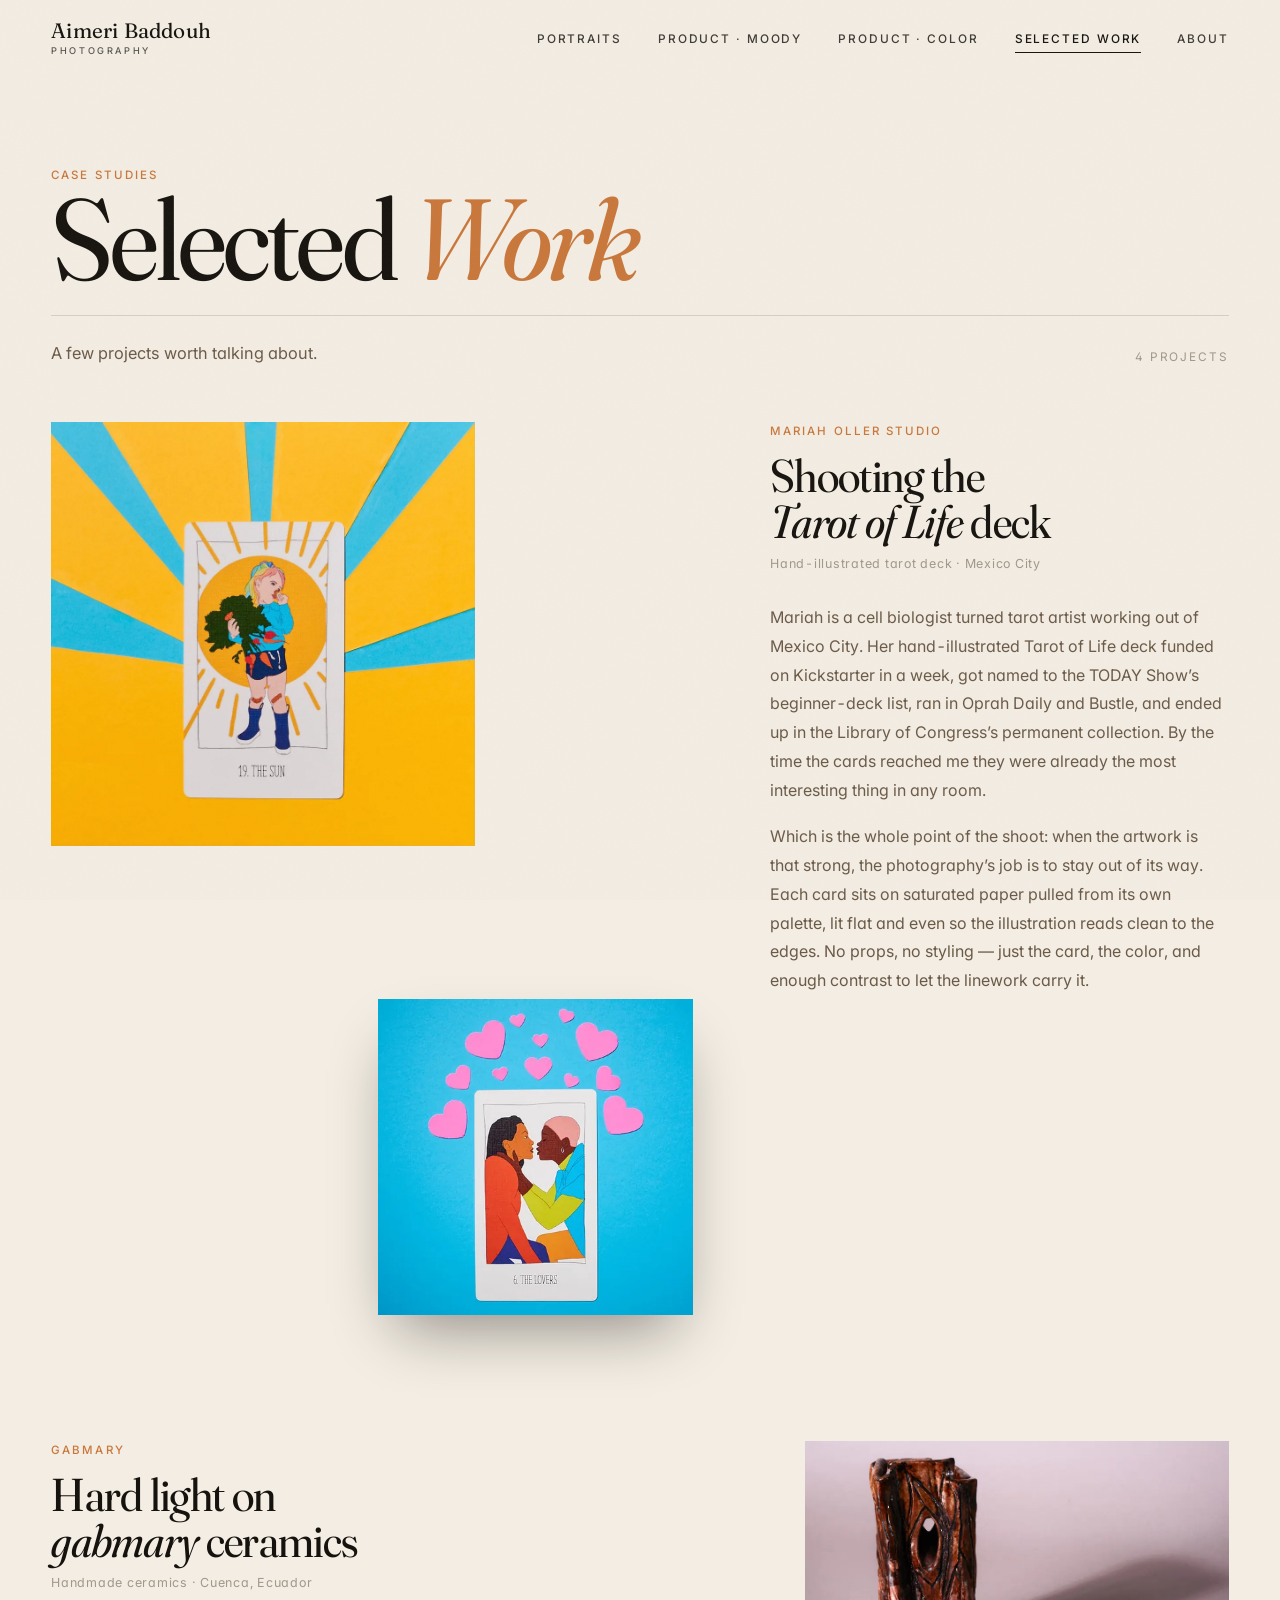
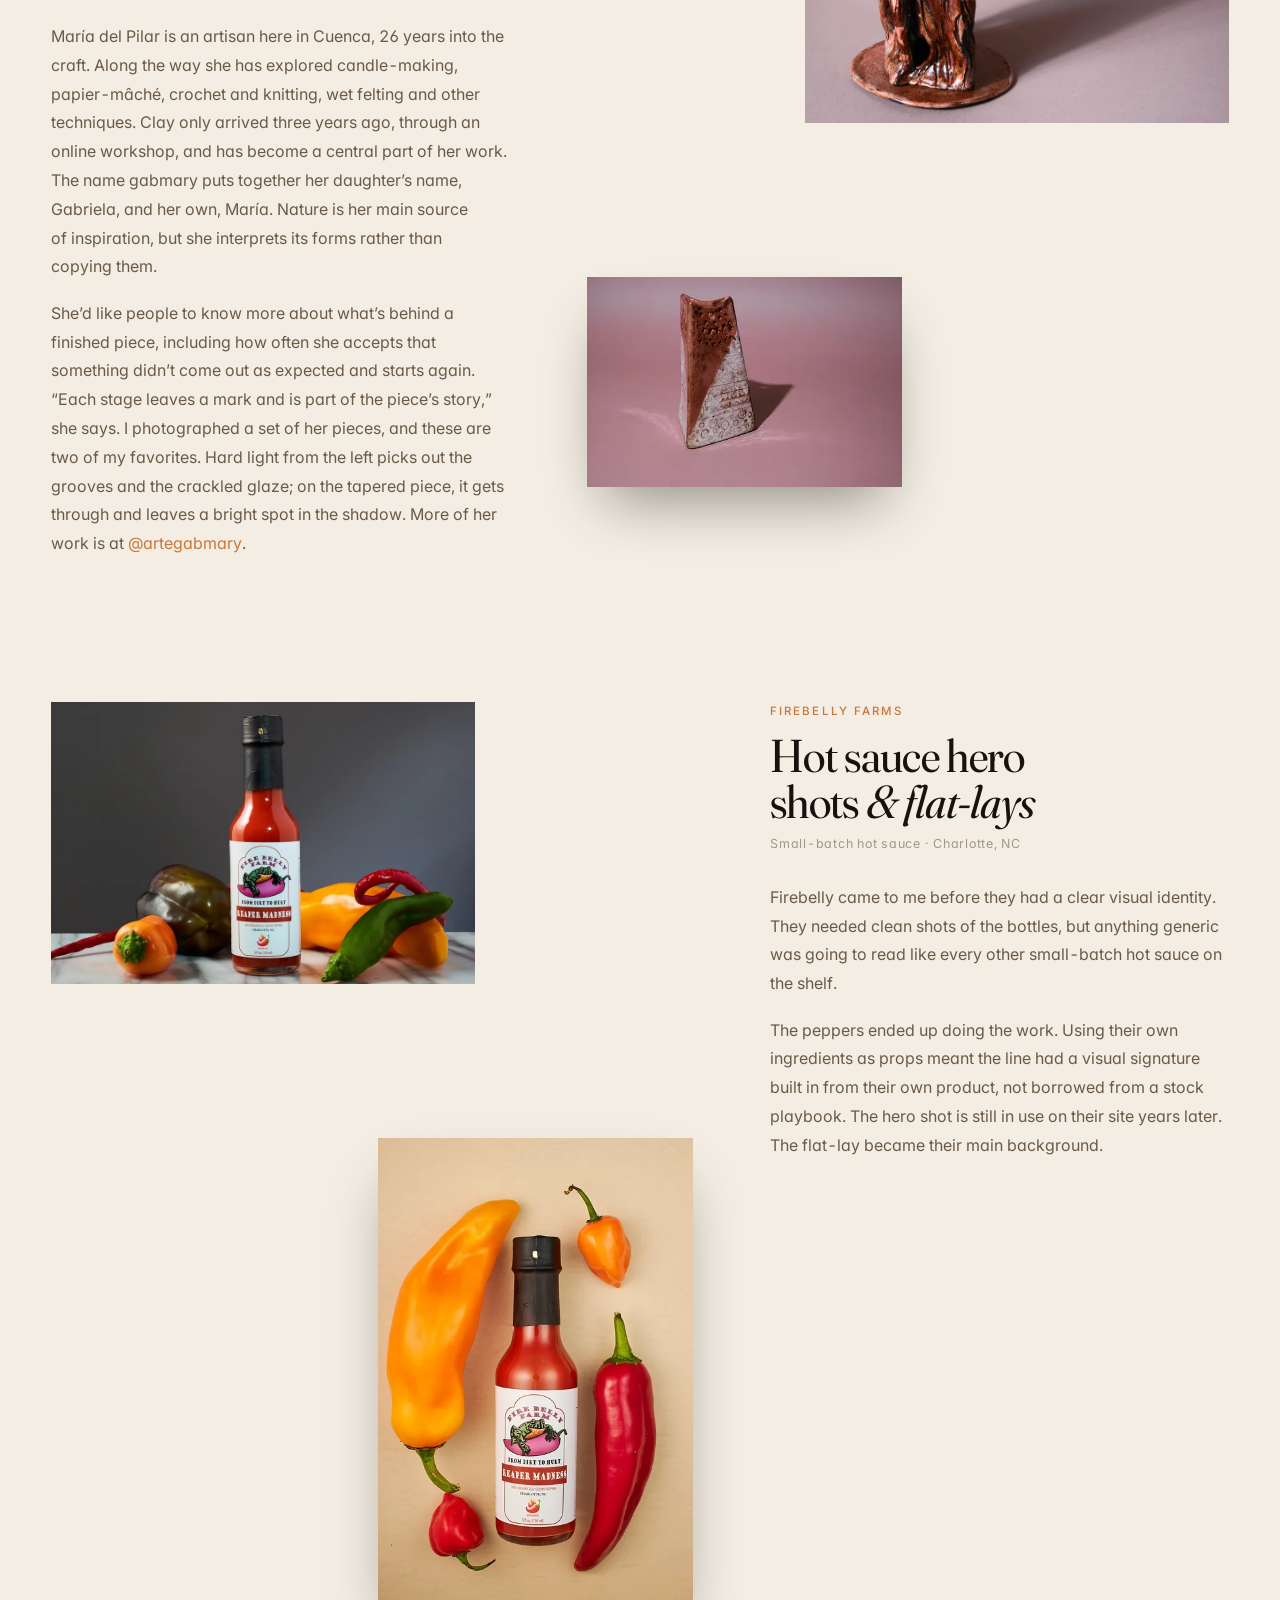
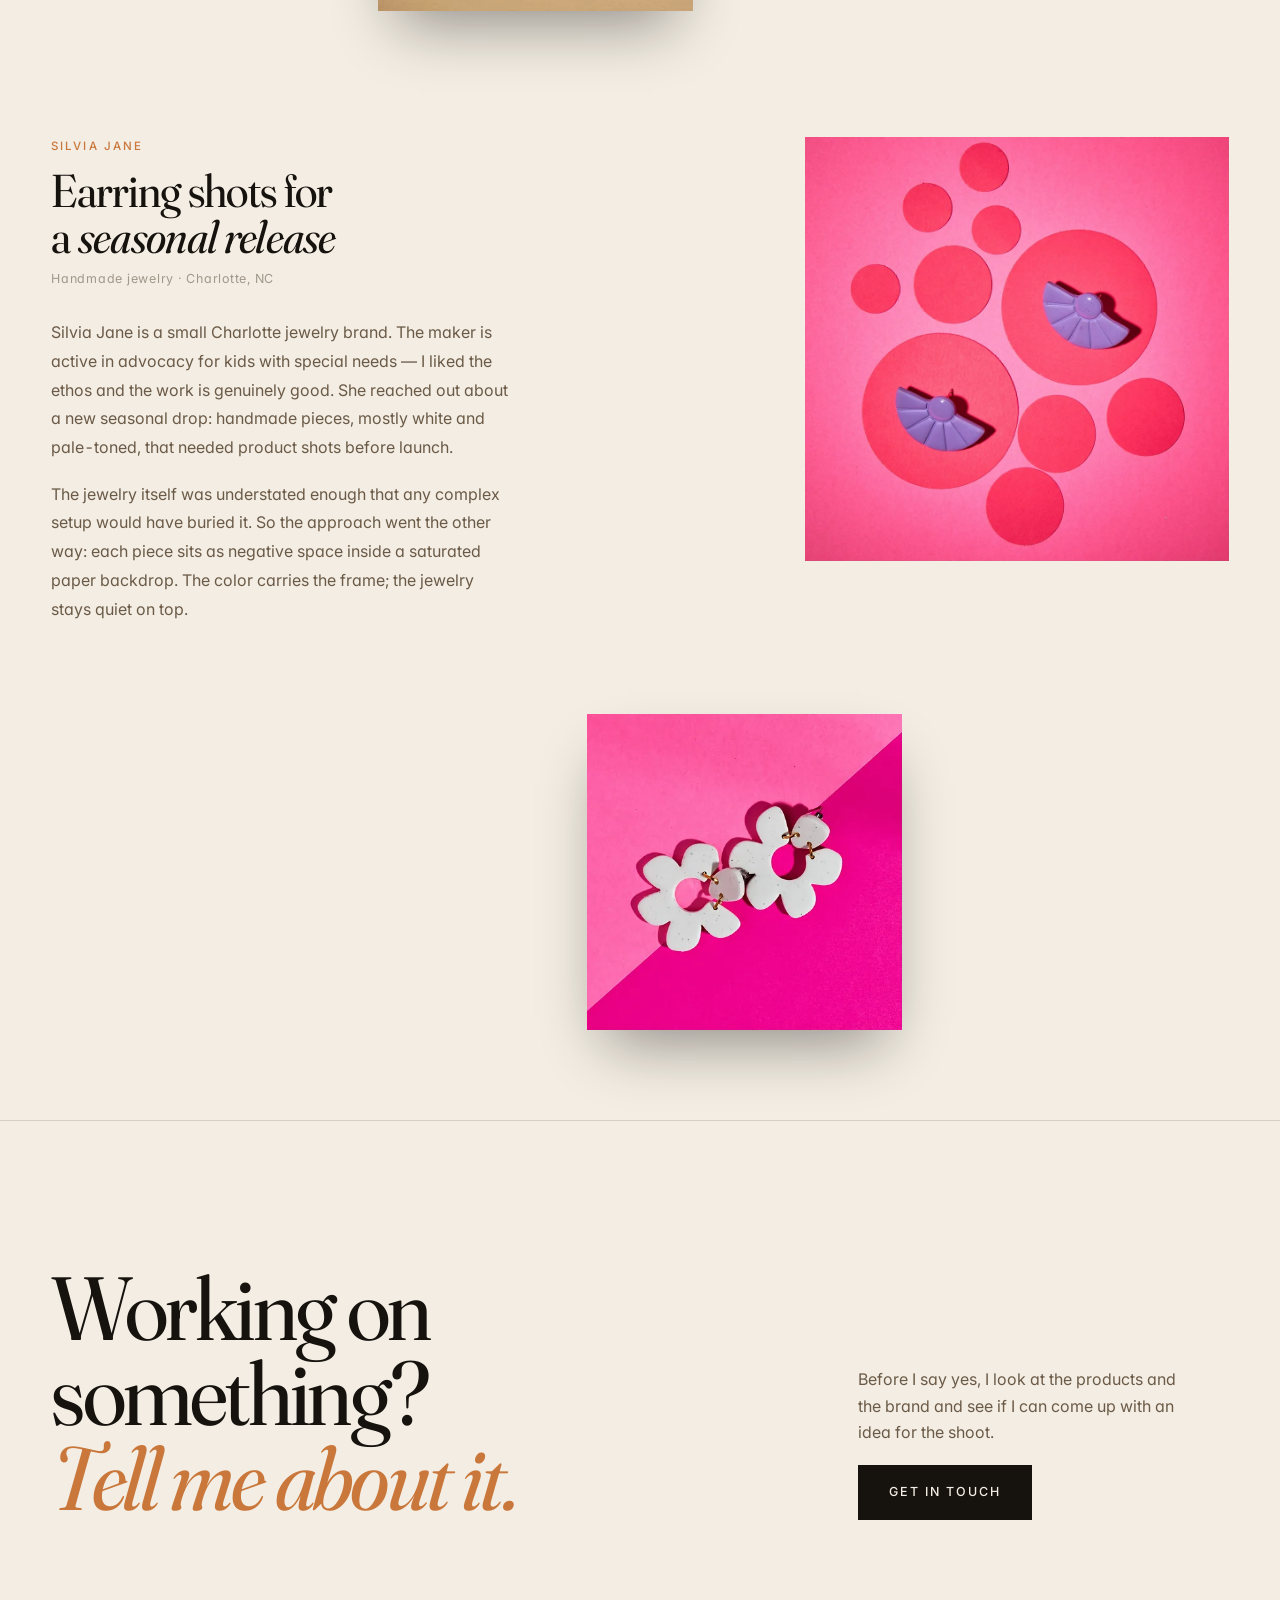
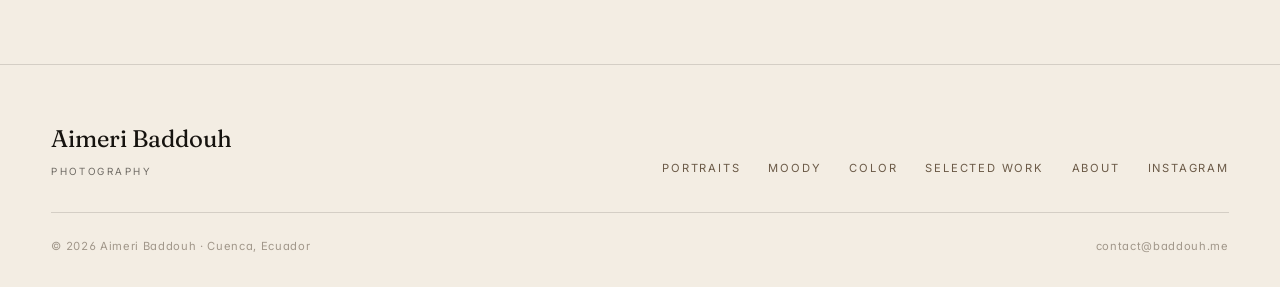
<file: selected-work.html>
<!DOCTYPE html>
<html lang="en" data-theme="cream">
<head>
  <meta charset="UTF-8">
  <meta name="viewport" content="width=device-width, initial-scale=1, viewport-fit=cover">
  <title>Selected Work — Aimeri Baddouh Photography</title>
  <meta name="description" content="A few photography projects worth talking about. Product and brand work by Aimeri Baddouh, based in Cuenca, Ecuador.">
  <meta name="theme-color" content="#f3ede3">
  <link rel="icon" type="image/svg+xml" href="/favicon.svg">
  <link rel="canonical" href="https://aimeribaddouh.com/selected-work">

  <!-- Open Graph / social share -->
  <meta property="og:type" content="website">
  <meta property="og:site_name" content="Aimeri Baddouh Photography">
  <meta property="og:locale" content="en_US">
  <meta property="og:title" content="Selected Work — Aimeri Baddouh Photography">
  <meta property="og:description" content="A few projects worth talking about — product photography case studies.">
  <meta property="og:image" content="https://aimeribaddouh.com/images/product-pop/tarot-sun.jpeg">
  <meta property="og:url" content="https://aimeribaddouh.com/selected-work">
  <meta name="twitter:card" content="summary_large_image">
  <meta name="twitter:title" content="Selected Work — Aimeri Baddouh Photography">
  <meta name="twitter:description" content="A few projects worth talking about — product photography case studies.">
  <meta name="twitter:image" content="https://aimeribaddouh.com/images/product-pop/tarot-sun.jpeg">

  <link rel="preconnect" href="https://fonts.googleapis.com">
  <link rel="preconnect" href="https://fonts.gstatic.com" crossorigin>
  <link rel="stylesheet" href="https://fonts.googleapis.com/css2?family=Fraunces:ital,opsz,wght,SOFT,WONK@0,9..144,300..700,0..100,0..1;1,9..144,300..700,0..100,0..1&family=Inter:opsz,wght@14..32,300..600&display=swap">
  <link rel="stylesheet" href="/styles.css">
  <script>document.documentElement.classList.add('js')</script>

  <script type="application/ld+json">
{"@context":"https://schema.org","@graph":[{"@type":"Person","@id":"https://aimeribaddouh.com/#person","name":"Aimeri Baddouh","url":"https://aimeribaddouh.com/","image":"https://aimeribaddouh.com/images/about/photographer.jpeg","jobTitle":"Photographer","description":"Portrait and product photographer based in Cuenca, Ecuador. Studio and on-location work in English, Spanish, and Portuguese.","knowsLanguage":["English","Spanish","Portuguese"],"address":{"@type":"PostalAddress","addressLocality":"Cuenca","addressCountry":"EC"},"sameAs":["https://instagram.com/aimeribaddouh","https://www.facebook.com/61594094006769/"]},{"@type":"ProfessionalService","@id":"https://aimeribaddouh.com/#business","name":"Aimeri Baddouh Photography","url":"https://aimeribaddouh.com/","image":"https://aimeribaddouh.com/images/hero/hero.jpeg","founder":{"@id":"https://aimeribaddouh.com/#person"},"areaServed":{"@type":"City","name":"Cuenca"},"address":{"@type":"PostalAddress","addressLocality":"Cuenca","addressRegion":"Azuay","addressCountry":"EC"},"sameAs":["https://instagram.com/aimeribaddouh","https://www.facebook.com/61594094006769/"]},{"@type":"WebSite","@id":"https://aimeribaddouh.com/#website","name":"Aimeri Baddouh Photography","url":"https://aimeribaddouh.com/","publisher":{"@id":"https://aimeribaddouh.com/#person"}}]}
  </script>
</head>
<body>

  <a class="skip" href="#main">Skip to content</a>

  <header class="nav">
    <a href="/" class="nav__logo">Aimeri Baddouh <small>Photography</small></a>
    <nav aria-label="Primary">
      <ul class="nav__links">
        <li><a href="/portraits">Portraits</a></li>
        <li><a href="/moody">Product&nbsp;&middot; Moody</a></li>
        <li><a href="/color">Product&nbsp;&middot; Color</a></li>
        <li><a href="/selected-work" aria-current="page">Selected Work</a></li>
        <li><a href="/about">About</a></li>
      </ul>
    </nav>
    <button type="button" class="nav__menu" aria-expanded="false" aria-controls="menu">
      <span class="label-closed">Menu</span><span class="label-open">Close</span><i aria-hidden="true"></i>
    </button>
  </header>

  <div class="menu" id="menu" aria-hidden="true">
    <ul class="menu__list">
      <li><a class="menu__link" href="/portraits" style="--i:0"><small>01</small>Portraits<img class="menu__thumb" src="/images/opt/portraits/dark-coat-480.webp" alt="" loading="lazy" decoding="async"></a></li>
      <li><a class="menu__link" href="/moody" style="--i:1"><small>02</small>Product&nbsp;&middot; Moody<img class="menu__thumb" src="/images/opt/product-moody/pocket-watch-480.webp" alt="" loading="lazy" decoding="async"></a></li>
      <li><a class="menu__link" href="/color" style="--i:2"><small>03</small>Product&nbsp;&middot; Color<img class="menu__thumb" src="/images/opt/product-pop/tarot-sun-480.webp" alt="" loading="lazy" decoding="async"></a></li>
      <li><a class="menu__link" href="/selected-work" style="--i:3"><small>04</small>Selected Work<img class="menu__thumb" src="/images/opt/product-pop/fan-earrings-480.webp" alt="" loading="lazy" decoding="async"></a></li>
      <li><a class="menu__link" href="/about" style="--i:4"><small>05</small>About<img class="menu__thumb" src="/images/opt/about/photographer-480.webp" alt="" loading="lazy" decoding="async"></a></li>
    </ul>
    <div class="menu__foot">
      <a href="mailto:contact@baddouh.me">contact@baddouh.me</a>
      <a href="https://instagram.com/aimeribaddouh" target="_blank" rel="noopener">Instagram</a>
      <span>Cuenca, Ecuador</span>
    </div>
  </div>

  <main id="main">
    <header class="page-head wrap">
      <p class="eyebrow eyebrow--accent">Case studies</p>
      <h1 class="page-head__title">Selected <em>Work</em></h1>
      <div class="page-head__row">
        <p class="page-head__desc">A few projects worth talking about.</p>
        <p class="ghead__count mono">4 projects</p>
      </div>
    </header>

    <div class="cases wrap" data-lightbox>
      <article class="case" id="mariah-oller">
        <div class="case__images">
          <figure class="ph reveal" data-w="1920" data-h="1920" style="--avg:#D0B757;background-image:url([data-uri])">
    <a class="ph__link" href="/images/opt/product-pop/tarot-sun-1920.webp" data-srcset="/images/opt/product-pop/tarot-sun-480.webp 480w, /images/opt/product-pop/tarot-sun-960.webp 960w, /images/opt/product-pop/tarot-sun-1440.webp 1440w, /images/opt/product-pop/tarot-sun-1920.webp 1920w" data-caption="The Sun card from the Tarot of Life on marigold and cyan paper" aria-label="Open: The Sun card from the Tarot of Life on marigold and cyan paper"><img src="/images/opt/product-pop/tarot-sun-960.webp" srcset="/images/opt/product-pop/tarot-sun-480.webp 480w, /images/opt/product-pop/tarot-sun-960.webp 960w, /images/opt/product-pop/tarot-sun-1440.webp 1440w, /images/opt/product-pop/tarot-sun-1920.webp 1920w" sizes="(min-width: 900px) 38vw, 66vw" width="1920" height="1920" alt="The Sun card from the Tarot of Life on marigold and cyan paper" loading="lazy" decoding="async"></a>
  </figure>
          <figure class="ph reveal" data-w="1920" data-h="1920" style="--avg:#60B2CC;background-image:url([data-uri]);--d:140ms">
    <a class="ph__link" href="/images/opt/product-pop/tarot-lovers-1920.webp" data-srcset="/images/opt/product-pop/tarot-lovers-480.webp 480w, /images/opt/product-pop/tarot-lovers-960.webp 960w, /images/opt/product-pop/tarot-lovers-1440.webp 1440w, /images/opt/product-pop/tarot-lovers-1920.webp 1920w" data-caption="The Lovers card from the Tarot of Life" aria-label="Open: The Lovers card from the Tarot of Life"><img src="/images/opt/product-pop/tarot-lovers-960.webp" srcset="/images/opt/product-pop/tarot-lovers-480.webp 480w, /images/opt/product-pop/tarot-lovers-960.webp 960w, /images/opt/product-pop/tarot-lovers-1440.webp 1440w, /images/opt/product-pop/tarot-lovers-1920.webp 1920w" sizes="(min-width: 900px) 28vw, 50vw" width="1920" height="1920" alt="The Lovers card from the Tarot of Life" loading="lazy" decoding="async"></a>
  </figure>
        </div>
        <div class="case__text">
          <p class="eyebrow eyebrow--accent case__client reveal">Mariah Oller Studio</p>
          <h2 class="case__title reveal" style="--d:80ms">Shooting the <em>Tarot of Life</em> deck</h2>
          <p class="case__meta reveal" style="--d:140ms">Hand-illustrated tarot deck &middot; Mexico City</p>
          <p class="reveal" style="--d:200ms">Mariah is a cell biologist turned tarot artist working out of Mexico City. Her hand-illustrated Tarot of Life deck funded on Kickstarter in a week, got named to the TODAY Show&rsquo;s beginner-deck list, ran in Oprah Daily and Bustle, and ended up in the Library of Congress&rsquo;s permanent collection. By the time the cards reached me they were already the most interesting thing in any room.</p>
          <p class="reveal" style="--d:260ms">Which is the whole point of the shoot: when the artwork is that strong, the photography&rsquo;s job is to stay out of its way. Each card sits on saturated paper pulled from its own palette, lit flat and even so the illustration reads clean to the edges. No props, no styling &mdash; just the card, the color, and enough contrast to let the linework carry it.</p>
        </div>
      </article>

      <article class="case case--flip" id="gabmary">
        <div class="case__images">
          <figure class="ph reveal" data-w="1920" data-h="1280" style="--avg:#9D8386;background-image:url([data-uri])">
    <a class="ph__link" href="/images/opt/product-pop/gabmary-brown-vessel-1920.webp" data-srcset="/images/opt/product-pop/gabmary-brown-vessel-480.webp 480w, /images/opt/product-pop/gabmary-brown-vessel-960.webp 960w, /images/opt/product-pop/gabmary-brown-vessel-1440.webp 1440w, /images/opt/product-pop/gabmary-brown-vessel-1920.webp 1920w" data-caption="Grooved vessel by gabmary, long shadow on lilac" aria-label="Open: Grooved vessel by gabmary, long shadow on lilac"><img src="/images/opt/product-pop/gabmary-brown-vessel-960.webp" srcset="/images/opt/product-pop/gabmary-brown-vessel-480.webp 480w, /images/opt/product-pop/gabmary-brown-vessel-960.webp 960w, /images/opt/product-pop/gabmary-brown-vessel-1440.webp 1440w, /images/opt/product-pop/gabmary-brown-vessel-1920.webp 1920w" sizes="(min-width: 900px) 38vw, 66vw" width="1920" height="1280" alt="Tall brown-glazed vessel by gabmary with grooved lines and an almond-shaped opening through its upper half, standing on a round crackle-glazed disc; light from the left throws a long shadow across a pale lilac backdrop" loading="lazy" decoding="async"></a>
  </figure>
          <figure class="ph reveal" data-w="1920" data-h="1280" style="--avg:#9C727A;background-image:url([data-uri]);--d:140ms">
    <a class="ph__link" href="/images/opt/product-pop/gabmary-tapered-vessel-1920.webp" data-srcset="/images/opt/product-pop/gabmary-tapered-vessel-480.webp 480w, /images/opt/product-pop/gabmary-tapered-vessel-960.webp 960w, /images/opt/product-pop/gabmary-tapered-vessel-1440.webp 1440w, /images/opt/product-pop/gabmary-tapered-vessel-1920.webp 1920w" data-caption="Tapered vessel by gabmary, dimples and spirals, on pink" aria-label="Open: Tapered vessel by gabmary, dimples and spirals, on pink"><img src="/images/opt/product-pop/gabmary-tapered-vessel-960.webp" srcset="/images/opt/product-pop/gabmary-tapered-vessel-480.webp 480w, /images/opt/product-pop/gabmary-tapered-vessel-960.webp 960w, /images/opt/product-pop/gabmary-tapered-vessel-1440.webp 1440w, /images/opt/product-pop/gabmary-tapered-vessel-1920.webp 1920w" sizes="(min-width: 900px) 28vw, 50vw" width="1920" height="1280" alt="Tapered, angular vessel by gabmary with a curved rim: rust-pink glaze dotted with dimples and small holes near the top, crackled white below with pink spirals, zigzags and circles; hard shadow to the right with a bright spot inside it, on a pink backdrop" loading="lazy" decoding="async"></a>
  </figure>
        </div>
        <div class="case__text">
          <p class="eyebrow eyebrow--accent case__client reveal">gabmary</p>
          <h2 class="case__title reveal" style="--d:80ms">Hard light on <em>gabmary</em> ceramics</h2>
          <p class="case__meta reveal" style="--d:140ms">Handmade ceramics &middot; Cuenca, Ecuador</p>
          <p class="reveal" style="--d:200ms">Mar&iacute;a del Pilar is an artisan here in Cuenca, 26 years into the craft. Along the way she has explored candle-making, papier-m&acirc;ch&eacute;, crochet and knitting, wet felting and other techniques. Clay only arrived three years ago, through an online workshop, and has become a central part of her work. The name gabmary puts together her daughter&rsquo;s name, Gabriela, and her own, Mar&iacute;a. Nature is her main source of inspiration, but she interprets its forms rather than copying them.</p>
          <p class="reveal" style="--d:260ms">She&rsquo;d like people to know more about what&rsquo;s behind a finished piece, including how often she accepts that something didn&rsquo;t come out as expected and starts again. &ldquo;Each stage leaves a mark and is part of the piece&rsquo;s story,&rdquo; she says. I photographed a set of her pieces, and these are two of my favorites. Hard light from the left picks out the grooves and the crackled glaze; on the tapered piece, it gets through and leaves a bright spot in the shadow. More of her work is at <a class="inline" href="https://www.instagram.com/artegabmary" target="_blank" rel="noopener">@artegabmary</a>.</p>
        </div>
      </article>

      <article class="case" id="firebelly-farms">
        <div class="case__images">
          <figure class="ph reveal" data-w="1920" data-h="1280" style="--avg:#5F524A;background-image:url([data-uri])">
    <a class="ph__link" href="/images/opt/product-moody/hotsauce-hero-1920.webp" data-srcset="/images/opt/product-moody/hotsauce-hero-480.webp 480w, /images/opt/product-moody/hotsauce-hero-960.webp 960w, /images/opt/product-moody/hotsauce-hero-1440.webp 1440w, /images/opt/product-moody/hotsauce-hero-1920.webp 1920w" data-caption="Firebelly Farms hot sauce hero shot with peppers" aria-label="Open: Firebelly Farms hot sauce hero shot with peppers"><img src="/images/opt/product-moody/hotsauce-hero-960.webp" srcset="/images/opt/product-moody/hotsauce-hero-480.webp 480w, /images/opt/product-moody/hotsauce-hero-960.webp 960w, /images/opt/product-moody/hotsauce-hero-1440.webp 1440w, /images/opt/product-moody/hotsauce-hero-1920.webp 1920w" sizes="(min-width: 900px) 38vw, 66vw" width="1920" height="1280" alt="Firebelly Farms hot sauce hero shot with peppers" loading="lazy" decoding="async"></a>
  </figure>
          <figure class="ph reveal" data-w="1280" data-h="1920" style="--avg:#CC8F64;background-image:url([data-uri]);--d:140ms">
    <a class="ph__link" href="/images/opt/product-pop/hotsauce-flatlay-1280.webp" data-srcset="/images/opt/product-pop/hotsauce-flatlay-480.webp 480w, /images/opt/product-pop/hotsauce-flatlay-960.webp 960w, /images/opt/product-pop/hotsauce-flatlay-1280.webp 1280w" data-caption="Firebelly Farms flat-lay with fresh peppers" aria-label="Open: Firebelly Farms flat-lay with fresh peppers"><img src="/images/opt/product-pop/hotsauce-flatlay-960.webp" srcset="/images/opt/product-pop/hotsauce-flatlay-480.webp 480w, /images/opt/product-pop/hotsauce-flatlay-960.webp 960w, /images/opt/product-pop/hotsauce-flatlay-1280.webp 1280w" sizes="(min-width: 900px) 28vw, 50vw" width="1280" height="1920" alt="Firebelly Farms flat-lay with fresh peppers" loading="lazy" decoding="async"></a>
  </figure>
        </div>
        <div class="case__text">
          <p class="eyebrow eyebrow--accent case__client reveal">Firebelly Farms</p>
          <h2 class="case__title reveal" style="--d:80ms">Hot sauce hero shots <em>&amp; flat-lays</em></h2>
          <p class="case__meta reveal" style="--d:140ms">Small-batch hot sauce &middot; Charlotte, NC</p>
          <p class="reveal" style="--d:200ms">Firebelly came to me before they had a clear visual identity. They needed clean shots of the bottles, but anything generic was going to read like every other small-batch hot sauce on the shelf.</p>
          <p class="reveal" style="--d:260ms">The peppers ended up doing the work. Using their own ingredients as props meant the line had a visual signature built in from their own product, not borrowed from a stock playbook. The hero shot is still in use on their site years later. The flat-lay became their main background.</p>
        </div>
      </article>

      <article class="case case--flip" id="silvia-jane">
        <div class="case__images">
          <figure class="ph reveal" data-w="1920" data-h="1920" style="--avg:#F65D8C;background-image:url([data-uri])">
    <a class="ph__link" href="/images/opt/product-pop/fan-earrings-1920.webp" data-srcset="/images/opt/product-pop/fan-earrings-480.webp 480w, /images/opt/product-pop/fan-earrings-960.webp 960w, /images/opt/product-pop/fan-earrings-1440.webp 1440w, /images/opt/product-pop/fan-earrings-1920.webp 1920w" data-caption="Silvia Jane fan earrings on pink-circle composition" aria-label="Open: Silvia Jane fan earrings on pink-circle composition"><img src="/images/opt/product-pop/fan-earrings-960.webp" srcset="/images/opt/product-pop/fan-earrings-480.webp 480w, /images/opt/product-pop/fan-earrings-960.webp 960w, /images/opt/product-pop/fan-earrings-1440.webp 1440w, /images/opt/product-pop/fan-earrings-1920.webp 1920w" sizes="(min-width: 900px) 38vw, 66vw" width="1920" height="1920" alt="Silvia Jane fan earrings on pink-circle composition" loading="lazy" decoding="async"></a>
  </figure>
          <figure class="ph reveal" data-w="1920" data-h="1920" style="--avg:#EA4A9D;background-image:url([data-uri]);--d:140ms">
    <a class="ph__link" href="/images/opt/product-pop/flower-earrings-1920.webp" data-srcset="/images/opt/product-pop/flower-earrings-480.webp 480w, /images/opt/product-pop/flower-earrings-960.webp 960w, /images/opt/product-pop/flower-earrings-1440.webp 1440w, /images/opt/product-pop/flower-earrings-1920.webp 1920w" data-caption="Silvia Jane flower earrings on split pink background" aria-label="Open: Silvia Jane flower earrings on split pink background"><img src="/images/opt/product-pop/flower-earrings-960.webp" srcset="/images/opt/product-pop/flower-earrings-480.webp 480w, /images/opt/product-pop/flower-earrings-960.webp 960w, /images/opt/product-pop/flower-earrings-1440.webp 1440w, /images/opt/product-pop/flower-earrings-1920.webp 1920w" sizes="(min-width: 900px) 28vw, 50vw" width="1920" height="1920" alt="Silvia Jane flower earrings on split pink background" loading="lazy" decoding="async"></a>
  </figure>
        </div>
        <div class="case__text">
          <p class="eyebrow eyebrow--accent case__client reveal">Silvia Jane</p>
          <h2 class="case__title reveal" style="--d:80ms">Earring shots for a <em>seasonal release</em></h2>
          <p class="case__meta reveal" style="--d:140ms">Handmade jewelry &middot; Charlotte, NC</p>
          <p class="reveal" style="--d:200ms">Silvia Jane is a small Charlotte jewelry brand. The maker is active in advocacy for kids with special needs &mdash; I liked the ethos and the work is genuinely good. She reached out about a new seasonal drop: handmade pieces, mostly white and pale-toned, that needed product shots before launch.</p>
          <p class="reveal" style="--d:260ms">The jewelry itself was understated enough that any complex setup would have buried it. So the approach went the other way: each piece sits as negative space inside a saturated paper backdrop. The color carries the frame; the jewelry stays quiet on top.</p>
        </div>
      </article>
    </div>

    <section class="cta">
      <div class="wrap cta__inner">
        <h2 class="cta__title reveal">Working on something? <em>Tell me about it.</em></h2>
        <div class="cta__side reveal" style="--d:120ms">
          <p>Before I say yes, I look at the products and the brand and see if I can come up with an idea for the shoot.</p>
          <a class="btn btn--solid" href="/about#contact">Get in touch</a>
        </div>
      </div>
    </section>
  </main>

  <footer class="footer">
    <div class="wrap footer__inner">
      <p class="footer__name">Aimeri Baddouh <small>Photography</small></p>
      <ul class="footer__links">
        <li><a href="/portraits">Portraits</a></li>
        <li><a href="/moody">Moody</a></li>
        <li><a href="/color">Color</a></li>
        <li><a href="/selected-work">Selected Work</a></li>
        <li><a href="/about">About</a></li>
        <li><a href="https://instagram.com/aimeribaddouh" target="_blank" rel="noopener">Instagram</a></li>
      </ul>
      <p class="footer__copy"><span>&copy; 2026 Aimeri Baddouh &middot; Cuenca, Ecuador</span><a href="mailto:contact@baddouh.me">contact@baddouh.me</a></p>
    </div>
  </footer>

  <script src="/site.js" defer></script>
</body>
</html>
</file>
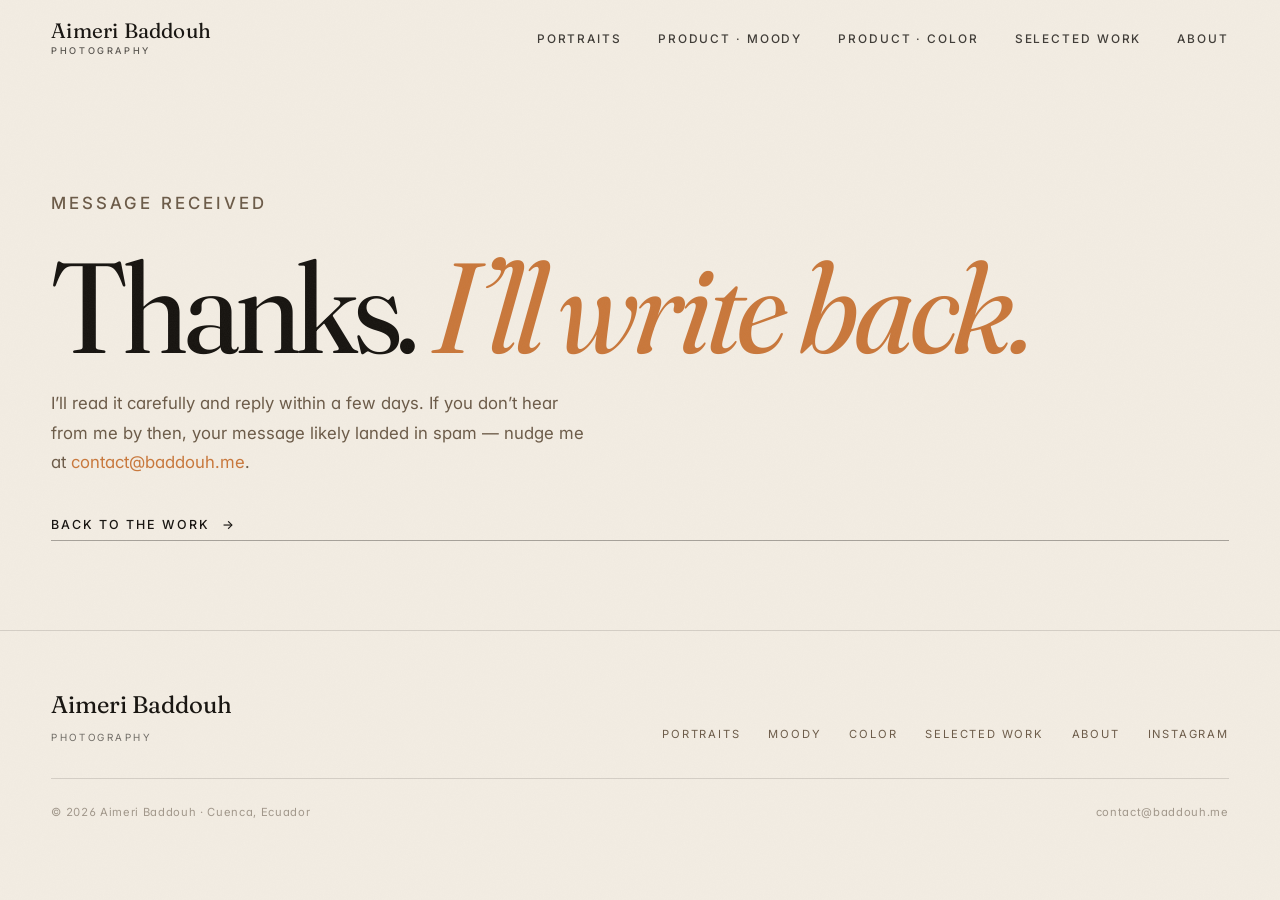
<file: thanks.html>
<!DOCTYPE html>
<html lang="en" data-theme="cream">
<head>
  <meta charset="UTF-8">
  <meta name="viewport" content="width=device-width, initial-scale=1, viewport-fit=cover">
  <title>Thanks — Aimeri Baddouh Photography</title>
  <meta name="description" content="Thanks for the message. I'll be in touch within a few days.">
  <meta name="theme-color" content="#f3ede3">
  <meta name="robots" content="noindex">
  <link rel="icon" type="image/svg+xml" href="/favicon.svg">
  <link rel="canonical" href="https://aimeribaddouh.com/thanks">

  <!-- Open Graph / social share -->
  <meta property="og:type" content="website">
  <meta property="og:site_name" content="Aimeri Baddouh Photography">
  <meta property="og:locale" content="en_US">
  <meta property="og:title" content="Thanks — Aimeri Baddouh Photography">
  <meta property="og:description" content="Thanks for the message. I'll be in touch within a few days.">
  <meta property="og:image" content="https://aimeribaddouh.com/images/hero/hero.jpeg">
  <meta property="og:url" content="https://aimeribaddouh.com/thanks">
  <meta name="twitter:card" content="summary_large_image">
  <meta name="twitter:title" content="Thanks — Aimeri Baddouh Photography">
  <meta name="twitter:description" content="Thanks for the message. I'll be in touch within a few days.">
  <meta name="twitter:image" content="https://aimeribaddouh.com/images/hero/hero.jpeg">

  <link rel="preconnect" href="https://fonts.googleapis.com">
  <link rel="preconnect" href="https://fonts.gstatic.com" crossorigin>
  <link rel="stylesheet" href="https://fonts.googleapis.com/css2?family=Fraunces:ital,opsz,wght,SOFT,WONK@0,9..144,300..700,0..100,0..1;1,9..144,300..700,0..100,0..1&family=Inter:opsz,wght@14..32,300..600&display=swap">
  <link rel="stylesheet" href="/styles.css">
  <script>document.documentElement.classList.add('js')</script>

  <script type="application/ld+json">
{"@context":"https://schema.org","@graph":[{"@type":"Person","@id":"https://aimeribaddouh.com/#person","name":"Aimeri Baddouh","url":"https://aimeribaddouh.com/","image":"https://aimeribaddouh.com/images/about/photographer.jpeg","jobTitle":"Photographer","description":"Portrait and product photographer based in Cuenca, Ecuador. Studio and on-location work in English, Spanish, and Portuguese.","knowsLanguage":["English","Spanish","Portuguese"],"address":{"@type":"PostalAddress","addressLocality":"Cuenca","addressCountry":"EC"},"sameAs":["https://instagram.com/aimeribaddouh","https://www.facebook.com/61594094006769/"]},{"@type":"ProfessionalService","@id":"https://aimeribaddouh.com/#business","name":"Aimeri Baddouh Photography","url":"https://aimeribaddouh.com/","image":"https://aimeribaddouh.com/images/hero/hero.jpeg","founder":{"@id":"https://aimeribaddouh.com/#person"},"areaServed":{"@type":"City","name":"Cuenca"},"address":{"@type":"PostalAddress","addressLocality":"Cuenca","addressRegion":"Azuay","addressCountry":"EC"},"sameAs":["https://instagram.com/aimeribaddouh","https://www.facebook.com/61594094006769/"]},{"@type":"WebSite","@id":"https://aimeribaddouh.com/#website","name":"Aimeri Baddouh Photography","url":"https://aimeribaddouh.com/","publisher":{"@id":"https://aimeribaddouh.com/#person"}}]}
  </script>
</head>
<body>

  <a class="skip" href="#main">Skip to content</a>

  <header class="nav">
    <a href="/" class="nav__logo">Aimeri Baddouh <small>Photography</small></a>
    <nav aria-label="Primary">
      <ul class="nav__links">
        <li><a href="/portraits">Portraits</a></li>
        <li><a href="/moody">Product&nbsp;&middot; Moody</a></li>
        <li><a href="/color">Product&nbsp;&middot; Color</a></li>
        <li><a href="/selected-work">Selected Work</a></li>
        <li><a href="/about">About</a></li>
      </ul>
    </nav>
    <button type="button" class="nav__menu" aria-expanded="false" aria-controls="menu">
      <span class="label-closed">Menu</span><span class="label-open">Close</span><i aria-hidden="true"></i>
    </button>
  </header>

  <div class="menu" id="menu" aria-hidden="true">
    <ul class="menu__list">
      <li><a class="menu__link" href="/portraits" style="--i:0"><small>01</small>Portraits<img class="menu__thumb" src="/images/opt/portraits/dark-coat-480.webp" alt="" loading="lazy" decoding="async"></a></li>
      <li><a class="menu__link" href="/moody" style="--i:1"><small>02</small>Product&nbsp;&middot; Moody<img class="menu__thumb" src="/images/opt/product-moody/pocket-watch-480.webp" alt="" loading="lazy" decoding="async"></a></li>
      <li><a class="menu__link" href="/color" style="--i:2"><small>03</small>Product&nbsp;&middot; Color<img class="menu__thumb" src="/images/opt/product-pop/tarot-sun-480.webp" alt="" loading="lazy" decoding="async"></a></li>
      <li><a class="menu__link" href="/selected-work" style="--i:3"><small>04</small>Selected Work<img class="menu__thumb" src="/images/opt/product-pop/fan-earrings-480.webp" alt="" loading="lazy" decoding="async"></a></li>
      <li><a class="menu__link" href="/about" style="--i:4"><small>05</small>About<img class="menu__thumb" src="/images/opt/about/photographer-480.webp" alt="" loading="lazy" decoding="async"></a></li>
    </ul>
    <div class="menu__foot">
      <a href="mailto:contact@baddouh.me">contact@baddouh.me</a>
      <a href="https://instagram.com/aimeribaddouh" target="_blank" rel="noopener">Instagram</a>
      <span>Cuenca, Ecuador</span>
    </div>
  </div>

  <main id="main">
    <section class="simple wrap">
      <p class="eyebrow eyebrow--accent">Message received</p>
      <h1 class="simple__title">Thanks. <em>I&rsquo;ll write back.</em></h1>
      <p>I&rsquo;ll read it carefully and reply within a few days. If you don&rsquo;t hear from me by then, your message likely landed in spam &mdash; nudge me at <a href="mailto:contact@baddouh.me">contact@baddouh.me</a>.</p>
      <a class="btn" href="/">Back to the work <span class="arrow" aria-hidden="true">&rarr;</span></a>
    </section>
  </main>

  <footer class="footer">
    <div class="wrap footer__inner">
      <p class="footer__name">Aimeri Baddouh <small>Photography</small></p>
      <ul class="footer__links">
        <li><a href="/portraits">Portraits</a></li>
        <li><a href="/moody">Moody</a></li>
        <li><a href="/color">Color</a></li>
        <li><a href="/selected-work">Selected Work</a></li>
        <li><a href="/about">About</a></li>
        <li><a href="https://instagram.com/aimeribaddouh" target="_blank" rel="noopener">Instagram</a></li>
      </ul>
      <p class="footer__copy"><span>&copy; 2026 Aimeri Baddouh &middot; Cuenca, Ecuador</span><a href="mailto:contact@baddouh.me">contact@baddouh.me</a></p>
    </div>
  </footer>

  <script src="/site.js" defer></script>
</body>
</html>
</file>
<file: styles.css>
/* ============================================================
   AIMERI BADDOUH PHOTOGRAPHY
   "Controlling light and shadow."
   The page itself changes its light: cream for portraits,
   near-black for moody product, marigold paper for color.
   ============================================================ */

/* ------------------------------------------------------------
   0. Tokens & themes
   ------------------------------------------------------------ */
:root {
  /* Palette */
  --cream:       #f3ede3;
  --cream-deep:  #e8dfd0;
  --ink:         #16130f;
  --ink-soft:    #3b342c;
  --sepia:       #6b5a47;
  --mist:        #a1978a;
  --ember:       #c9773a;
  --gold:        #d4b27a;
  --black:       #0b0908;
  --black-2:     #17130f;
  --bone:        #ece4d6;
  --marigold:    #f7b418;
  --pink:        #ff4f8b;
  --cyan:        #17b8e2;

  /* Semantic (cream theme by default) */
  --bg:      var(--cream);
  --bg-2:    var(--cream-deep);
  --fg:      var(--ink);
  --fg-2:    var(--sepia);
  --fg-3:    var(--mist);
  --line:    rgb(22 19 15 / .14);
  --accent:  var(--ember);
  --grain-opacity: .05;

  /* Type */
  --font-display: 'Fraunces', 'Cormorant Garamond', Georgia, 'Times New Roman', serif;
  --font-body:    'Inter', system-ui, -apple-system, 'Helvetica Neue', Arial, sans-serif;

  /* Layout */
  --gutter:  clamp(1.25rem, 4vw, 4.5rem);
  --gap:     clamp(.5rem, .9vw, .875rem);
  --nav-h:   76px;
  --max:     1720px;

  /* Motion */
  --ease-out:    cubic-bezier(.2, .7, .2, 1);
  --ease-in-out: cubic-bezier(.65, 0, .35, 1);
  --t-theme:     900ms;

  color-scheme: light;
}

:root[data-theme="dark"] {
  --bg:      var(--black);
  --bg-2:    var(--black-2);
  --fg:      var(--bone);
  --fg-2:    #b6aa99;
  --fg-3:    #7b7062;
  --line:    rgb(236 228 214 / .14);
  --accent:  var(--gold);
  --grain-opacity: .08;
  color-scheme: dark;
}

:root[data-theme="marigold"] {
  --bg:      var(--marigold);
  --bg-2:    #eaa70d;
  --fg:      var(--ink);
  --fg-2:    #4d3a0a;
  --fg-3:    #7d5f12;
  --line:    rgb(22 19 15 / .22);
  --accent:  var(--ink);
  --grain-opacity: .06;
}

:root[data-theme="paper"] {
  --bg:      #fbf9f4;
  --bg-2:    #f0ebe1;
  --fg:      var(--ink);
  --fg-2:    #5b5247;
  --fg-3:    #9a9084;
  --line:    rgb(22 19 15 / .12);
  --accent:  var(--pink);
}

/* Cross-document page transitions (progressive enhancement) */
@view-transition { navigation: auto; }
::view-transition-old(root) { animation: 320ms var(--ease-in-out) both vt-out; }
::view-transition-new(root) { animation: 420ms var(--ease-out) both vt-in; }
@keyframes vt-out { to { opacity: 0; } }
@keyframes vt-in  { from { opacity: 0; } }

/* ------------------------------------------------------------
   1. Base
   ------------------------------------------------------------ */
*, *::before, *::after { box-sizing: border-box; margin: 0; padding: 0; }

html {
  font-size: 100%;
  scroll-behavior: smooth;
  -webkit-text-size-adjust: 100%;
  background: var(--bg);
}

body {
  min-height: 100svh;
  font-family: var(--font-body);
  font-size: 1rem;
  line-height: 1.65;
  color: var(--fg);
  background: var(--bg);
  -webkit-font-smoothing: antialiased;
  text-rendering: optimizeLegibility;
  font-feature-settings: "ss01", "cv11", "tnum";
  overflow-x: clip;
  transition: background-color var(--t-theme) var(--ease-in-out), color var(--t-theme) var(--ease-in-out);
}

/* Film grain — a photographic texture over everything, very quiet */
body::after {
  content: "";
  position: fixed;
  inset: 0;
  z-index: 200;
  pointer-events: none;
  opacity: var(--grain-opacity);
  background-image: url("data:image/svg+xml,%3Csvg xmlns='http://www.w3.org/2000/svg' width='220' height='220'%3E%3Cfilter id='n'%3E%3CfeTurbulence type='fractalNoise' baseFrequency='.85' numOctaves='2' stitchTiles='stitch'/%3E%3CfeColorMatrix values='0 0 0 0 .5 0 0 0 0 .5 0 0 0 0 .5 0 0 0 1 0'/%3E%3C/filter%3E%3Crect width='100%25' height='100%25' filter='url(%23n)'/%3E%3C/svg%3E");
  background-size: 220px 220px;
  transition: opacity var(--t-theme);
}

img, picture, svg, video { display: block; max-width: 100%; height: auto; }
a { color: inherit; text-decoration: none; }
button { font: inherit; color: inherit; background: none; border: 0; cursor: pointer; }
figure { margin: 0; }
strong { font-weight: 600; color: var(--fg); }
em { font-style: italic; }

h1, h2, h3, .display {
  font-family: var(--font-display);
  font-weight: 400;
  line-height: .98;
  letter-spacing: -.015em;
  font-variation-settings: "opsz" 144, "SOFT" 30, "WONK" 1;
  text-wrap: balance;
}
p { text-wrap: pretty; }

:focus-visible { outline: 2px solid var(--accent); outline-offset: 4px; border-radius: 2px; }
::selection { background: var(--accent); color: var(--bg); }

.sr-only {
  position: absolute; width: 1px; height: 1px; padding: 0; margin: -1px;
  overflow: hidden; clip: rect(0 0 0 0); white-space: nowrap; border: 0;
}

.skip {
  position: fixed; top: .75rem; left: .75rem; z-index: 300;
  padding: .6rem 1rem; background: var(--ink); color: var(--cream);
  font-size: .8rem; letter-spacing: .08em; text-transform: uppercase;
  transform: translateY(-200%); transition: transform .3s;
}
.skip:focus { transform: none; }

.wrap { width: min(100% - 2 * var(--gutter), var(--max)); margin-inline: auto; }

/* Typography helpers */
.eyebrow {
  font-family: var(--font-body);
  font-size: .72rem;
  font-weight: 500;
  letter-spacing: .18em;
  text-transform: uppercase;
  color: var(--fg-2);
  transition: color var(--t-theme);
}
.eyebrow--accent { color: var(--accent); }
.mono { font-variant-numeric: tabular-nums; letter-spacing: .06em; }

.btn {
  display: inline-flex;
  align-items: center;
  gap: .75rem;
  font-family: var(--font-body);
  font-size: .78rem;
  font-weight: 500;
  letter-spacing: .16em;
  text-transform: uppercase;
  color: var(--fg);
  padding-block: .35rem;
  position: relative;
  transition: color .3s;
}
.btn::after {
  content: "";
  position: absolute; left: 0; right: 0; bottom: 0;
  height: 1px; background: currentColor; opacity: .35;
  transform-origin: left; transition: transform .5s var(--ease-out), opacity .3s;
}
.btn:hover::after { opacity: 1; transform: scaleX(1); }
.btn .arrow { display: inline-block; transition: transform .45s var(--ease-out); }
.btn:hover .arrow { transform: translateX(6px); }

.btn--solid {
  padding: 1rem 1.9rem;
  border: 1px solid var(--fg);
  background: var(--fg);
  color: var(--bg);
  transition: background-color .35s, color .35s, border-color .35s, transform .35s var(--ease-out);
}
.btn--solid::after { display: none; }
.btn--solid:hover { background: transparent; color: var(--fg); }

.btn--ghost {
  padding: 1rem 1.9rem;
  border: 1px solid var(--line);
  transition: border-color .35s, background-color .35s, color .35s;
}
.btn--ghost::after { display: none; }
.btn--ghost:hover { border-color: currentColor; }

/* ------------------------------------------------------------
   2. Navigation
   ------------------------------------------------------------ */
.nav {
  position: fixed;
  inset: 0 0 auto 0;
  z-index: 100;
  height: var(--nav-h);
  display: flex;
  align-items: center;
  justify-content: space-between;
  gap: 2rem;
  padding-inline: var(--gutter);
  color: var(--fg);
  transition: background-color .5s var(--ease-out), color .5s, box-shadow .5s, transform .5s var(--ease-out);
}
html.is-scrolled .nav {
  background: color-mix(in srgb, var(--bg) 82%, transparent);
  -webkit-backdrop-filter: blur(16px) saturate(1.3);
  backdrop-filter: blur(16px) saturate(1.3);
  box-shadow: inset 0 -1px 0 var(--line);
}
html[data-hero]:not(.is-scrolled) .nav { color: var(--bone); }
html.menu-open .nav { color: var(--bone); background: transparent; box-shadow: none; -webkit-backdrop-filter: none; backdrop-filter: none; }

.nav__logo {
  display: flex;
  flex-direction: column;
  line-height: 1;
  font-family: var(--font-display);
  font-size: 1.3rem;
  letter-spacing: .01em;
  font-variation-settings: "opsz" 24, "SOFT" 0, "WONK" 0;
  white-space: nowrap;
}
.nav__logo small {
  margin-top: .3rem;
  font-family: var(--font-body);
  font-size: .58rem;
  font-weight: 500;
  letter-spacing: .28em;
  text-transform: uppercase;
  opacity: .7;
}

.nav__links {
  display: flex;
  gap: 2.25rem;
  list-style: none;
}
.nav__links a {
  position: relative;
  font-size: .74rem;
  font-weight: 500;
  letter-spacing: .16em;
  text-transform: uppercase;
  padding-block: .4rem;
  opacity: .82;
  transition: opacity .3s;
}
.nav__links a::after {
  content: "";
  position: absolute; left: 0; bottom: 0;
  width: 100%; height: 1px;
  background: currentColor;
  transform: scaleX(0); transform-origin: right;
  transition: transform .45s var(--ease-out);
}
.nav__links a:hover, .nav__links a[aria-current="page"] { opacity: 1; }
.nav__links a:hover::after, .nav__links a[aria-current="page"]::after { transform: scaleX(1); transform-origin: left; }

.nav__menu {
  display: none;
  align-items: center;
  gap: .75rem;
  font-size: .74rem;
  font-weight: 500;
  letter-spacing: .18em;
  text-transform: uppercase;
  padding: .5rem 0;
  z-index: 130;
  position: relative;
}
.nav__menu i {
  position: relative;
  display: block;
  width: 26px;
  height: 12px;
}
.nav__menu i::before, .nav__menu i::after {
  content: "";
  position: absolute; left: 0; width: 100%; height: 1.5px;
  background: currentColor;
  transition: transform .45s var(--ease-in-out), top .45s var(--ease-in-out);
}
.nav__menu i::before { top: 0; }
.nav__menu i::after { top: 10px; }
html.menu-open .nav__menu i::before { top: 5px; transform: rotate(45deg); }
html.menu-open .nav__menu i::after  { top: 5px; transform: rotate(-45deg); }
.nav__menu .label-open, html.menu-open .nav__menu .label-closed { display: none; }
html.menu-open .nav__menu .label-open { display: inline; }

/* Full-screen menu (mobile / small screens) */
.menu {
  position: fixed;
  inset: 0;
  z-index: 90;
  display: grid;
  grid-template-rows: 1fr auto;
  padding: calc(var(--nav-h) + 2vh) var(--gutter) max(1.5rem, env(safe-area-inset-bottom));
  background: var(--black);
  color: var(--bone);
  clip-path: inset(0 0 100% 0);
  visibility: hidden;
  transition: clip-path .75s var(--ease-in-out), visibility 0s .75s;
}
html.menu-open .menu { clip-path: inset(0); visibility: visible; transition-delay: 0s; }
.menu__list { list-style: none; display: flex; flex-direction: column; justify-content: center; gap: .1em; }
.menu__link {
  display: flex;
  align-items: center;
  gap: 1rem;
  padding: .35em 0;
  border-bottom: 1px solid rgb(236 228 214 / .1);
  font-family: var(--font-display);
  font-size: clamp(2.2rem, 8.5vw, 4.5rem);
  line-height: 1.05;
  letter-spacing: -.02em;
  font-variation-settings: "opsz" 96, "SOFT" 30, "WONK" 1;
  opacity: 0;
  transform: translateY(24px);
  transition: opacity .6s var(--ease-out), transform .6s var(--ease-out);
}
html.menu-open .menu__link { opacity: 1; transform: none; transition-delay: calc(.25s + var(--i) * 70ms); }
.menu__link small {
  font-family: var(--font-body);
  font-size: .66rem;
  letter-spacing: .2em;
  opacity: .5;
  min-width: 2.2em;
  font-variant-numeric: tabular-nums;
}
.menu__link .menu__thumb {
  margin-left: auto;
  width: 54px;
  height: 68px;
  object-fit: cover;
  flex: none;
  filter: saturate(.9);
}
.menu__foot {
  display: flex;
  flex-wrap: wrap;
  gap: .6rem 2rem;
  padding-top: 1.5rem;
  font-size: .72rem;
  letter-spacing: .14em;
  text-transform: uppercase;
  opacity: .6;
}

@media (max-width: 899px) {
  :root { --nav-h: 64px; }
  .nav__links { display: none; }
  .nav__menu { display: inline-flex; }
}
@media (min-width: 900px) {
  .menu { display: none; }
}

/* ------------------------------------------------------------
   3. Hero — the triptych
   Three bodies of work, side by side, breathing on hover.
   ------------------------------------------------------------ */
.hero {
  position: relative;
  height: 100svh;
  min-height: 560px;
  max-height: 1400px;
  overflow: hidden;
  background: var(--black);
  color: var(--bone);
}
.hero__panels {
  position: absolute;
  inset: 0;
  display: flex;
}
.hero__panel {
  position: relative;
  flex: 1 1 0;
  min-width: 0;
  overflow: hidden;
  outline: 0;
  transition: flex 1s var(--ease-in-out);
}
.hero__panel + .hero__panel { box-shadow: inset 1px 0 0 rgb(236 228 214 / .12); }
.hero__img {
  position: absolute;
  inset: 0;
  width: 100%;
  height: 100%;
  object-fit: cover;
  object-position: var(--pos, 50% 35%);
  transform: scale(1.06) translateY(var(--py, 0));
  filter: brightness(.86);
  will-change: transform;
  transition: transform 1.4s var(--ease-out), filter .9s;
  animation: hero-zoom 3.2s var(--ease-out) both;
}
@keyframes hero-zoom { from { transform: scale(1.16); } to { transform: scale(1.06) translateY(var(--py, 0)); } }
.hero__tag {
  position: absolute;
  top: calc(var(--nav-h) + 1.25rem);
  left: clamp(1.25rem, 2.6vw, 2.5rem);
  display: flex;
  align-items: baseline;
  gap: .75rem;
  font-size: .7rem;
  font-weight: 500;
  letter-spacing: .2em;
  text-transform: uppercase;
  white-space: nowrap;
  text-shadow: 0 1px 12px rgb(0 0 0 / .5);
  opacity: .78;
  transition: opacity .5s, transform .6s var(--ease-out);
}
.hero__tag i {
  font-family: var(--font-display);
  font-style: italic;
  font-size: 1.15rem;
  letter-spacing: 0;
  text-transform: none;
  font-variation-settings: "opsz" 24, "SOFT" 30, "WONK" 1;
}
.hero__tag .arrow { display: inline-block; opacity: 0; transform: translateX(-6px); transition: opacity .4s, transform .5s var(--ease-out); }

@media (hover: hover) and (min-width: 900px) {
  .hero__panels:hover .hero__panel { flex: .78; }
  .hero__panels .hero__panel:hover, .hero__panels .hero__panel:focus-visible { flex: 1.75; }
  .hero__panel:hover .hero__img, .hero__panel:focus-visible .hero__img { transform: scale(1) translateY(var(--py, 0)); filter: brightness(1); }
  .hero__panels:hover .hero__panel:not(:hover) .hero__img { filter: brightness(.55); }
  .hero__panel:hover .hero__tag { opacity: 1; }
  .hero__panel:hover .hero__tag .arrow { opacity: 1; transform: none; }
}

.hero__scrim {
  position: absolute;
  inset: 0;
  pointer-events: none;
  background:
    linear-gradient(to top, rgb(11 9 8 / .92) 0%, rgb(11 9 8 / .55) 22%, rgb(11 9 8 / 0) 55%),
    linear-gradient(to bottom, rgb(11 9 8 / .55) 0%, rgb(11 9 8 / 0) 28%);
}
.hero__content {
  position: absolute;
  left: var(--gutter);
  right: var(--gutter);
  bottom: clamp(1.75rem, 6vh, 4.5rem);
  pointer-events: none;
}
.hero__content a { pointer-events: auto; }
.hero__eyebrow {
  font-size: .7rem;
  font-weight: 500;
  letter-spacing: .22em;
  text-transform: uppercase;
  color: rgb(236 228 214 / .78);
  margin-bottom: clamp(.75rem, 1.6vh, 1.25rem);
}
.hero__title {
  font-size: clamp(3.4rem, 10.5vw, 11rem);
  line-height: .9;
  letter-spacing: -.03em;
  color: var(--cream);
  text-shadow: 0 2px 40px rgb(0 0 0 / .35);
  overflow: hidden;
}
.hero__title em { font-style: italic; font-variation-settings: "opsz" 144, "SOFT" 60, "WONK" 1; color: var(--gold); }
.hero__title .line { display: block; }
.hero__title .word { display: inline-block; }

/* Staggered entrance */
.hero__eyebrow, .hero__title .word, .hero__scroll {
  animation: rise 1.2s var(--ease-out) both;
}
.hero__eyebrow { animation-delay: .35s; }
.hero__title .word:nth-child(1) { animation-delay: .45s; }
.hero__title .word:nth-child(2) { animation-delay: .55s; }
.hero__title .word:nth-child(3) { animation-delay: .65s; }
.hero__scroll { animation-delay: 1.3s; }
@keyframes rise {
  from { opacity: 0; transform: translateY(1.1em); }
  to   { opacity: 1; transform: none; }
}

.hero__scroll {
  position: absolute;
  right: var(--gutter);
  bottom: clamp(1.75rem, 6vh, 4.5rem);
  display: inline-flex;
  flex-direction: column;
  align-items: center;
  gap: .6rem;
  font-size: .62rem;
  letter-spacing: .24em;
  text-transform: uppercase;
  color: rgb(236 228 214 / .7);
}
.hero__scroll::after {
  content: "";
  width: 1px;
  height: 46px;
  background: linear-gradient(to bottom, currentColor, transparent);
  animation: scroll-hint 2.2s var(--ease-in-out) infinite;
}
@keyframes scroll-hint {
  0%   { transform: scaleY(0); transform-origin: top; }
  45%  { transform: scaleY(1); transform-origin: top; }
  55%  { transform: scaleY(1); transform-origin: bottom; }
  100% { transform: scaleY(0); transform-origin: bottom; }
}

/* Small screens: the triptych becomes a slow crossfade */
@media (max-width: 899px) {
  .hero__panel {
    position: absolute;
    inset: 0;
    flex: none;
    opacity: 0;
    transition: opacity 1.4s var(--ease-in-out), visibility 0s 1.4s;
    visibility: hidden;
  }
  .hero__panel + .hero__panel { box-shadow: none; }
  .hero__panel.is-active { opacity: 1; visibility: visible; transition-delay: 0s; }
  .hero__img { animation: none; transform: scale(1.02) translateY(var(--py, 0)); }
  .hero__panel.is-active .hero__img { animation: hero-drift 7s linear both; }
  @keyframes hero-drift { from { transform: scale(1.02); } to { transform: scale(1.1); } }
  .hero__tag { left: var(--gutter); opacity: .9; }
  .hero__tag .arrow { opacity: 1; transform: none; }
  .hero__content { bottom: max(1.75rem, calc(env(safe-area-inset-bottom) + 1.25rem)); right: auto; max-width: 88%; }
  .hero__scroll { display: none; }
  .hero__dots {
    position: absolute;
    right: var(--gutter);
    top: calc(var(--nav-h) + 1.45rem);
    display: flex;
    gap: .45rem;
  }
  .hero__dots span { width: 22px; height: 2px; background: rgb(236 228 214 / .35); transition: background-color .5s; }
  .hero__dots span.is-active { background: var(--cream); }
}
@media (min-width: 900px) { .hero__dots { display: none; } }

/* ------------------------------------------------------------
   4. Lede
   ------------------------------------------------------------ */
.lede {
  padding: clamp(5rem, 14vh, 11rem) 0 clamp(3rem, 8vh, 6rem);
}
.lede__text {
  font-family: var(--font-display);
  font-size: clamp(1.6rem, 3.4vw, 3.1rem);
  line-height: 1.22;
  letter-spacing: -.01em;
  font-variation-settings: "opsz" 72, "SOFT" 30, "WONK" 1;
  max-width: 24em;
  color: var(--fg);
}
.lede__text strong { font-weight: 400; font-style: italic; color: var(--accent); transition: color var(--t-theme); }
.lede__meta {
  margin-top: clamp(2rem, 5vh, 3.5rem);
  display: flex;
  flex-wrap: wrap;
  gap: .75rem 2.5rem;
}

/* ------------------------------------------------------------
   5. Chapters (home)
   ------------------------------------------------------------ */
.chapter {
  position: relative;
  padding-block: clamp(4rem, 12vh, 9rem);
}
.chapter__inner {
  display: grid;
  grid-template-columns: minmax(0, 4fr) minmax(0, 8fr);
  gap: clamp(2rem, 6vw, 7rem);
  align-items: start;
}
.chapter--flip .chapter__inner { grid-template-columns: minmax(0, 8fr) minmax(0, 4fr); }
.chapter--flip .chapter__head { order: 2; }

.chapter__head {
  position: sticky;
  top: clamp(6rem, 18vh, 12rem);
}
.chapter__num {
  display: block;
  font-family: var(--font-display);
  font-style: italic;
  font-size: clamp(6rem, 14vw, 15rem);
  line-height: .8;
  letter-spacing: -.04em;
  color: transparent;
  -webkit-text-stroke: 1px var(--fg);
  opacity: .28;
  margin-left: -.04em;
  margin-bottom: 1.25rem;
  font-variation-settings: "opsz" 144, "SOFT" 60, "WONK" 1;
  transition: -webkit-text-stroke-color var(--t-theme);
  user-select: none;
}
.chapter__title {
  font-size: clamp(2.6rem, 5.4vw, 5.4rem);
  margin: .35em 0 .45em;
}
.chapter__title em { font-style: italic; color: var(--accent); transition: color var(--t-theme); }
.chapter__desc {
  max-width: 34ch;
  color: var(--fg-2);
  font-size: 1.02rem;
  line-height: 1.7;
  transition: color var(--t-theme);
  margin-bottom: 1.75rem;
}

/* Editorial collage: one big, two supporting, offset */
.collage {
  display: grid;
  grid-template-columns: repeat(12, minmax(0, 1fr));
  gap: var(--gap);
  align-items: start;
}
.collage__item { position: relative; }
.collage__item > .px { transform: translateY(var(--py, 0)); will-change: transform; }
.collage__item:nth-child(1) { grid-column: 1 / 8; grid-row: 1 / 3; }
.collage__item:nth-child(2) { grid-column: 8 / 13; grid-row: 1; margin-top: 22%; }
.collage__item:nth-child(3) { grid-column: 9 / 13; grid-row: 2; margin-top: 8%; }
.chapter--flip .collage__item:nth-child(1) { grid-column: 6 / 13; }
.chapter--flip .collage__item:nth-child(2) { grid-column: 1 / 6; }
.chapter--flip .collage__item:nth-child(3) { grid-column: 1 / 5; }

.collage__cap {
  margin-top: .6rem;
  font-size: .72rem;
  letter-spacing: .04em;
  color: var(--fg-3);
  transition: color var(--t-theme);
}

@media (max-width: 899px) {
  .chapter__inner, .chapter--flip .chapter__inner { grid-template-columns: 1fr; gap: 2.5rem; }
  .chapter--flip .chapter__head { order: 0; }
  .chapter__head { position: static; }
  .chapter__num { font-size: 22vw; margin-bottom: .5rem; }
  .collage { grid-template-columns: repeat(6, minmax(0, 1fr)); gap: var(--gap); }
  .collage__item:nth-child(1), .chapter--flip .collage__item:nth-child(1) { grid-column: 1 / 7; grid-row: 1; margin: 0; }
  .collage__item:nth-child(2), .chapter--flip .collage__item:nth-child(2) { grid-column: 1 / 4; grid-row: 2; margin-top: 0; }
  .collage__item:nth-child(3), .chapter--flip .collage__item:nth-child(3) { grid-column: 4 / 7; grid-row: 2; margin-top: 22%; }
  .collage__cap { font-size: .68rem; }
}

/* ------------------------------------------------------------
   6. Photo primitive (used everywhere)
   ------------------------------------------------------------ */
.ph {
  display: block;
  position: relative;
  overflow: hidden;
  background-color: var(--avg, var(--bg-2));
  background-size: cover;
  background-position: center;
  isolation: isolate;
}
.ph__link, .ph__frame { display: block; position: relative; overflow: hidden; height: 100%; }
.ph img {
  width: 100%;
  height: 100%;
  object-fit: cover;
  background-size: cover;
  background-position: center;
  transition: transform 1.1s var(--ease-out), opacity .7s var(--ease-out), filter .7s;
}
html.js .ph img[loading="lazy"]:not(.is-loaded) { opacity: 0; }
html.js .ph img.is-loaded { opacity: 1; }
.ph:hover img { transform: scale(1.035); }

.ph__cap {
  position: absolute;
  inset: auto 0 0 0;
  z-index: 2;
  display: flex;
  align-items: flex-end;
  justify-content: space-between;
  gap: 1rem;
  padding: 2.75rem 1rem .9rem;
  font-size: .72rem;
  letter-spacing: .04em;
  color: var(--bone);
  background: linear-gradient(to top, rgb(11 9 8 / .75), rgb(11 9 8 / 0));
  opacity: 0;
  transform: translateY(6px);
  transition: opacity .45s, transform .55s var(--ease-out);
  pointer-events: none;
}
.ph__cap .mono { opacity: .7; }
@media (hover: hover) {
  .ph:hover .ph__cap, .ph:focus-within .ph__cap { opacity: 1; transform: none; }
}

/* ------------------------------------------------------------
   7. Reveal on scroll
   ------------------------------------------------------------ */
html.js .reveal {
  opacity: 0;
  transform: translateY(28px);
  transition: opacity 1s var(--ease-out), transform 1.1s var(--ease-out);
  transition-delay: var(--d, 0ms);
}
html.js .reveal.is-in { opacity: 1; transform: none; }
html.js .reveal--clip { transform: none; clip-path: inset(0 0 100% 0); transition: clip-path 1.2s var(--ease-in-out), opacity .6s; }
html.js .reveal--clip.is-in { clip-path: inset(0); }

/* ------------------------------------------------------------
   8. Selected work strip (home) & case studies
   ------------------------------------------------------------ */
.strip { padding-block: clamp(4rem, 12vh, 9rem); }
.strip__head {
  display: flex;
  align-items: flex-end;
  justify-content: space-between;
  gap: 2rem;
  margin-bottom: clamp(2rem, 5vh, 3.5rem);
}
.strip__title { font-size: clamp(2.2rem, 4.5vw, 4.2rem); }
.strip__title em { font-style: italic; color: var(--accent); transition: color var(--t-theme); }
.strip__grid {
  display: grid;
  grid-template-columns: repeat(4, minmax(0, 1fr));
  gap: var(--gap);
}
.card { display: block; container-type: inline-size; }
.card .ph { aspect-ratio: 4 / 5; }
.card__meta { padding: 1rem 0 0; display: flex; flex-wrap: wrap; justify-content: space-between; gap: .25rem 1rem; align-items: baseline; }
.card__client { font-family: var(--font-display); font-size: 1.35rem; font-variation-settings: "opsz" 24, "SOFT" 30; }
.card__what { font-size: .72rem; letter-spacing: .12em; text-transform: uppercase; color: var(--fg-3); transition: color var(--t-theme); text-align: right; }
/* All cards share a width, so they stack name-over-type together instead of wrapping one by one */
@container (max-width: 320px) {
  .card__meta { flex-direction: column; align-items: flex-start; }
  .card__what { text-align: left; }
}

@media (max-width: 899px) {
  .strip__head { flex-direction: column; align-items: flex-start; gap: 1rem; }
  .strip__grid {
    display: flex;
    gap: var(--gap);
    overflow-x: auto;
    scroll-snap-type: x mandatory;
    padding-inline: var(--gutter);
    margin-inline: calc(-1 * var(--gutter));
    scrollbar-width: none;
    -webkit-overflow-scrolling: touch;
  }
  .strip__grid::-webkit-scrollbar { display: none; }
  .card { flex: 0 0 78%; scroll-snap-align: start; }
}

/* Case studies page */
.page-head {
  padding: calc(var(--nav-h) + clamp(3rem, 10vh, 7rem)) 0 clamp(2.5rem, 6vh, 4.5rem);
}
.page-head__title {
  font-size: clamp(3rem, 9vw, 8.5rem);
  letter-spacing: -.03em;
  line-height: .92;
}
.page-head__title em { font-style: italic; color: var(--accent); }
.page-head__row {
  display: flex;
  flex-wrap: wrap;
  align-items: flex-end;
  justify-content: space-between;
  gap: 1rem 3rem;
  margin-top: 1.5rem;
  padding-top: 1.5rem;
  border-top: 1px solid var(--line);
}
.page-head__desc { max-width: 44ch; color: var(--fg-2); font-size: 1.02rem; line-height: 1.7; }

.cases { display: flex; flex-direction: column; gap: clamp(5rem, 14vh, 11rem); padding-bottom: clamp(4rem, 10vh, 8rem); }
.case {
  display: grid;
  grid-template-columns: minmax(0, 7fr) minmax(0, 5fr);
  gap: clamp(2rem, 6vw, 7rem);
  align-items: start;
}
.case--flip { grid-template-columns: minmax(0, 5fr) minmax(0, 7fr); }
.case--flip .case__text { order: -1; }
.case__images { display: grid; grid-template-columns: repeat(12, minmax(0, 1fr)); gap: var(--gap); align-items: start; }
.case__images .ph:nth-child(1) { grid-column: 1 / 9; }
.case__images .ph:nth-child(2) { grid-column: 7 / 13; margin-top: 45%; z-index: 2; box-shadow: 0 30px 60px -20px rgb(11 9 8 / .45); }
.case--flip .case__images .ph:nth-child(1) { grid-column: 5 / 13; }
.case--flip .case__images .ph:nth-child(2) { grid-column: 1 / 7; }
.case__text { position: sticky; top: clamp(6rem, 18vh, 10rem); }
.case__client { margin-bottom: .75rem; }
.case__title { font-size: clamp(2rem, 3.6vw, 3.4rem); line-height: 1; margin-bottom: .6rem; }
.case__meta { font-size: .78rem; letter-spacing: .06em; color: var(--fg-3); margin-bottom: 1.75rem; }
.case__text p:not(.case__meta):not(.eyebrow) { color: var(--fg-2); line-height: 1.8; margin-bottom: 1.1rem; }
.case__text p:last-child { margin-bottom: 0; }

@media (max-width: 899px) {
  .case, .case--flip { grid-template-columns: 1fr; gap: 2rem; }
  .case--flip .case__text { order: 0; }
  .case__text { position: static; }
  .case__images .ph:nth-child(2) { margin-top: 30%; }
}

/* ------------------------------------------------------------
   9. Gallery pages
   ------------------------------------------------------------ */
.ghead {
  padding: calc(var(--nav-h) + clamp(3rem, 10vh, 7rem)) 0 clamp(2rem, 6vh, 4rem);
}
.ghead__top { display: flex; align-items: baseline; justify-content: space-between; gap: 2rem; }
.ghead__title {
  font-size: clamp(3.2rem, 11vw, 10.5rem);
  letter-spacing: -.035em;
  line-height: .9;
  margin-top: .5rem;
}
.ghead__title em { font-style: italic; color: var(--accent); }
.ghead__row {
  display: flex;
  flex-wrap: wrap;
  align-items: flex-end;
  justify-content: space-between;
  gap: 1rem 3rem;
  margin-top: 1.5rem;
  padding-top: 1.5rem;
  border-top: 1px solid var(--line);
}
.ghead__desc { max-width: 46ch; color: var(--fg-2); font-size: 1.02rem; line-height: 1.7; }
.ghead__count { font-size: .74rem; letter-spacing: .16em; text-transform: uppercase; color: var(--fg-3); white-space: nowrap; }

.gallery { padding-bottom: clamp(3rem, 8vh, 6rem); }

/* Justified rows (JS sizes each photo; CSS columns fallback) */
.justified { display: flex; flex-wrap: wrap; gap: var(--gap); align-content: flex-start; }
.justified > .ph { flex: 0 0 auto; }
.justified .ph__link { width: 100%; height: 100%; }
.justified:not(.is-rows) { display: block; columns: 3; column-gap: var(--gap); }
.justified:not(.is-rows) > .ph { break-inside: avoid; margin-bottom: var(--gap); width: auto !important; height: auto !important; }
.justified:not(.is-rows) > .ph--lead { column-span: all; }
.justified.is-rows > .ph { opacity: 1; }
@media (max-width: 719px) {
  .justified:not(.is-rows) { columns: 2; }
  .justified.is-cols > .ph.ph--lead .ph__cap { display: none; }
}

/* Next gallery */
.gnext { padding-block: clamp(3rem, 8vh, 6rem); border-top: 1px solid var(--line); }
.gnext__link {
  display: grid;
  grid-template-columns: minmax(0, 1fr) minmax(0, 1fr);
  gap: clamp(1.5rem, 4vw, 4rem);
  align-items: center;
}
.gnext__text { display: flex; flex-direction: column; gap: .75rem; }
.gnext__title { font-size: clamp(2.4rem, 6vw, 5.5rem); letter-spacing: -.03em; line-height: .95; }
.gnext__title em { font-style: italic; color: var(--accent); }
.gnext .ph { aspect-ratio: 3 / 2; }
.gnext__link:hover .arrow { transform: translateX(8px); }
@media (max-width: 719px) {
  .gnext__link { grid-template-columns: 1fr; }
  .gnext__text { order: 2; }
}

/* ------------------------------------------------------------
   10. Lightbox
   ------------------------------------------------------------ */
.lb {
  --lb-px: clamp(.75rem, 6vw, 5rem);
  --lb-py: clamp(3.5rem, 9vh, 5.5rem);
  position: fixed;
  inset: 0;
  width: 100vw;
  height: 100dvh;
  max-width: none;
  max-height: none;
  margin: 0;
  padding: 0;
  border: 0;
  background: #080605;
  color: var(--bone);
  overscroll-behavior: contain;
  opacity: 0;
  transition: opacity .4s var(--ease-out);
}
.lb[open] { opacity: 1; }
.lb::backdrop { background: transparent; }
html.lb-open { overflow: hidden; }

.lb__stage {
  position: absolute;
  inset: 0;
  display: flex;
  align-items: center;
  justify-content: center;
  padding: var(--lb-py) var(--lb-px);
  touch-action: pan-y;
}
.lb__stage:focus { outline: none; }
.lb__fig { display: contents; }
.lb__img {
  max-width: calc(100vw - 2 * var(--lb-px));
  max-height: calc(100dvh - 2 * var(--lb-py));
  width: auto;
  height: auto;
  flex: none;
  object-fit: contain;
  box-shadow: 0 40px 120px rgb(0 0 0 / .6);
  user-select: none;
  -webkit-user-drag: none;
  transition: opacity .35s var(--ease-out), transform .45s var(--ease-out);
}
.lb__img.is-swapping { opacity: 0; transform: scale(.985); }
.lb__bar {
  position: absolute;
  inset: 0 0 auto 0;
  display: flex;
  align-items: center;
  justify-content: space-between;
  padding: 1.1rem var(--gutter);
  font-size: .72rem;
  letter-spacing: .16em;
  text-transform: uppercase;
}
.lb__counter { font-variant-numeric: tabular-nums; opacity: .75; }
.lb__close {
  display: inline-flex;
  align-items: center;
  gap: .6rem;
  padding: .5rem 0;
  letter-spacing: .16em;
  text-transform: uppercase;
  font-size: .72rem;
  opacity: .8;
  transition: opacity .3s;
}
.lb__close:hover { opacity: 1; }
.lb__close svg { width: 18px; height: 18px; }
.lb__cap {
  position: absolute;
  inset: auto 0 0 0;
  padding: 1.1rem var(--gutter) max(1.1rem, env(safe-area-inset-bottom));
  display: flex;
  align-items: baseline;
  justify-content: space-between;
  gap: 1.5rem;
  font-size: .78rem;
  color: rgb(236 228 214 / .8);
}
.lb__cap em { font-family: var(--font-display); font-style: italic; font-size: 1.05rem; color: var(--bone); font-variation-settings: "opsz" 24, "SOFT" 30, "WONK" 1; }
.lb__hint { font-size: .66rem; letter-spacing: .14em; text-transform: uppercase; opacity: .5; white-space: nowrap; }
.lb__arrow {
  position: absolute;
  top: 50%;
  transform: translateY(-50%);
  width: 64px;
  height: 64px;
  display: grid;
  place-items: center;
  opacity: .6;
  transition: opacity .3s, transform .3s var(--ease-out);
}
.lb__arrow svg { width: 26px; height: 26px; }
.lb__arrow:hover { opacity: 1; }
.lb__arrow--prev { left: clamp(.25rem, 2vw, 1.5rem); }
.lb__arrow--next { right: clamp(.25rem, 2vw, 1.5rem); }
.lb__arrow--prev:hover { transform: translateY(-50%) translateX(-4px); }
.lb__arrow--next:hover { transform: translateY(-50%) translateX(4px); }
@media (max-width: 719px) {
  .lb__arrow { display: none; }
  .lb__hint { display: none; }
  .lb { --lb-px: .5rem; --lb-py: 4.25rem; }
}

/* ------------------------------------------------------------
   11. About
   ------------------------------------------------------------ */
.about {
  display: grid;
  grid-template-columns: minmax(0, 5fr) minmax(0, 7fr);
  gap: clamp(2rem, 6vw, 7rem);
  padding: calc(var(--nav-h) + clamp(3rem, 9vh, 6rem)) 0 clamp(4rem, 10vh, 8rem);
  align-items: start;
}
.about__media { position: sticky; top: clamp(5rem, 14vh, 8rem); }
.about__media .ph { aspect-ratio: 4 / 5; }
.about__media .ph--second { width: 46%; margin: -18% 0 0 auto; position: relative; z-index: 2; box-shadow: 0 30px 60px -20px rgb(11 9 8 / .45); aspect-ratio: 1; }
.about__name { font-size: clamp(3rem, 7vw, 6.5rem); letter-spacing: -.03em; line-height: .92; }
.about__name em { font-style: italic; color: var(--accent); }
.about__role { margin: 1rem 0 2.5rem; }
.about__quote {
  font-family: var(--font-display);
  font-size: clamp(1.5rem, 2.6vw, 2.4rem);
  line-height: 1.22;
  font-variation-settings: "opsz" 72, "SOFT" 30, "WONK" 1;
  margin: 0 0 2.25rem;
  padding-left: 1.25rem;
  border-left: 2px solid var(--accent);
}
.about__body p { color: var(--fg-2); line-height: 1.85; margin-bottom: 1.2rem; max-width: 62ch; font-size: 1.02rem; }
.about__body p strong { color: var(--fg); font-weight: 500; }
.about__block { margin-top: 3rem; padding-top: 2rem; border-top: 1px solid var(--line); }
.about__block > h2 { font-family: var(--font-body); font-size: .72rem; font-weight: 500; letter-spacing: .18em; text-transform: uppercase; color: var(--fg-3); margin-bottom: 1.25rem; font-variation-settings: normal; letter-spacing: .18em; }
.about__logos { display: flex; flex-wrap: wrap; align-items: center; gap: 1.5rem 2.25rem; margin: .25rem 0 1.25rem; }
.about__logos img { height: 58px; width: auto; max-width: 150px; object-fit: contain; mix-blend-mode: multiply; filter: grayscale(1) contrast(1.05); opacity: .8; transition: filter .4s, opacity .4s; }
.about__logos img:hover { filter: none; opacity: 1; }
.about__block a.inline, .case__text a.inline { color: var(--accent); border-bottom: 1px solid transparent; transition: border-color .3s; }
.about__block a.inline:hover, .case__text a.inline:hover { border-color: currentColor; }
.about__facts { display: grid; grid-template-columns: repeat(auto-fit, minmax(160px, 1fr)); gap: 1.5rem 2rem; list-style: none; }
.about__facts dt { font-size: .68rem; letter-spacing: .16em; text-transform: uppercase; color: var(--fg-3); margin-bottom: .35rem; }
.about__facts dd { font-size: .98rem; color: var(--fg); }
.about__fig { margin-top: 2rem; }
.about__fig .ph { aspect-ratio: 3 / 2; }
.about__fig figcaption { margin-top: .75rem; font-size: .78rem; letter-spacing: .04em; color: var(--fg-3); }

/* Contact form */
.form { display: grid; grid-template-columns: 1fr 1fr; gap: 1.25rem 1.5rem; margin-top: .5rem; }
.form .field--full { grid-column: 1 / -1; }
.field { display: flex; flex-direction: column; gap: .5rem; }
.field > span { font-size: .68rem; letter-spacing: .18em; text-transform: uppercase; color: var(--fg-3); }
.field input, .field textarea {
  font: inherit;
  font-size: 1rem;
  color: var(--fg);
  background: transparent;
  border: 0;
  border-bottom: 1px solid var(--line);
  padding: .65rem 0;
  border-radius: 0;
  transition: border-color .3s;
  resize: vertical;
}
.field input:focus, .field textarea:focus { outline: none; border-bottom-color: var(--fg); }
.form .hp { display: none; }
.form__actions { grid-column: 1 / -1; display: flex; align-items: center; justify-content: space-between; gap: 1rem; margin-top: .5rem; }
.form__note { font-size: .78rem; color: var(--fg-3); }

@media (max-width: 899px) {
  .about { grid-template-columns: 1fr; gap: 2.5rem; }
  .about__media { position: static; }
  .form { grid-template-columns: 1fr; }
  .form__actions { flex-direction: column; align-items: flex-start; }
}

/* ------------------------------------------------------------
   12. Contact band, footer, misc pages
   ------------------------------------------------------------ */
.cta {
  padding-block: clamp(5rem, 16vh, 12rem);
  border-top: 1px solid var(--line);
}
.cta__inner { display: grid; grid-template-columns: minmax(0, 8fr) minmax(0, 4fr); gap: 2rem 4rem; align-items: end; }
.cta__title { font-size: clamp(2.6rem, 7vw, 7rem); letter-spacing: -.03em; line-height: .95; }
.cta__title em { font-style: italic; color: var(--accent); transition: color var(--t-theme); }
.cta__side { display: flex; flex-direction: column; gap: 1.25rem; align-items: flex-start; }
.cta__side p { color: var(--fg-2); max-width: 32ch; transition: color var(--t-theme); }
@media (max-width: 899px) { .cta__inner { grid-template-columns: 1fr; } }

.footer {
  padding: clamp(2.5rem, 6vh, 4rem) 0 max(2rem, env(safe-area-inset-bottom));
  border-top: 1px solid var(--line);
  transition: border-color var(--t-theme);
}
.footer__inner { display: flex; flex-wrap: wrap; align-items: flex-end; justify-content: space-between; gap: 1.5rem 3rem; }
.footer__name { font-family: var(--font-display); font-size: 1.5rem; font-variation-settings: "opsz" 24, "SOFT" 30, "WONK" 1; }
.footer__name small { display: block; font-family: var(--font-body); font-size: .62rem; letter-spacing: .26em; text-transform: uppercase; opacity: .6; margin-top: .3rem; }
.footer__links { display: flex; flex-wrap: wrap; gap: .75rem 1.75rem; list-style: none; }
.footer__links a { font-size: .7rem; letter-spacing: .16em; text-transform: uppercase; color: var(--fg-2); transition: color .3s; }
.footer__links a:hover { color: var(--fg); }
.footer__copy { width: 100%; font-size: .7rem; letter-spacing: .06em; color: var(--fg-3); display: flex; flex-wrap: wrap; justify-content: space-between; gap: .5rem 2rem; padding-top: 1.5rem; margin-top: .5rem; border-top: 1px solid var(--line); }

.simple { min-height: 70svh; display: grid; align-content: center; padding: calc(var(--nav-h) + 4rem) 0 4rem; }
.simple__title { font-size: clamp(3rem, 10vw, 9rem); letter-spacing: -.03em; line-height: .9; }
.simple__title em { font-style: italic; color: var(--accent); }
.simple p { max-width: 52ch; color: var(--fg-2); font-size: 1.05rem; line-height: 1.75; margin: 1.5rem 0 2rem; }
.simple p a { color: var(--accent); }

/* ------------------------------------------------------------
   13. Reduced motion
   ------------------------------------------------------------ */
@media (prefers-reduced-motion: reduce) {
  html { scroll-behavior: auto; }
  *, *::before, *::after { animation-duration: .01ms !important; animation-iteration-count: 1 !important; transition-duration: .01ms !important; }
  html.js .reveal, html.js .reveal--clip { opacity: 1; transform: none; clip-path: none; }
  .hero__img { animation: none; transform: none; }
  .hero__scroll::after { animation: none; transform: none; }
  .collage__item > .px, .hero__img { transform: none !important; }
}
</file>
